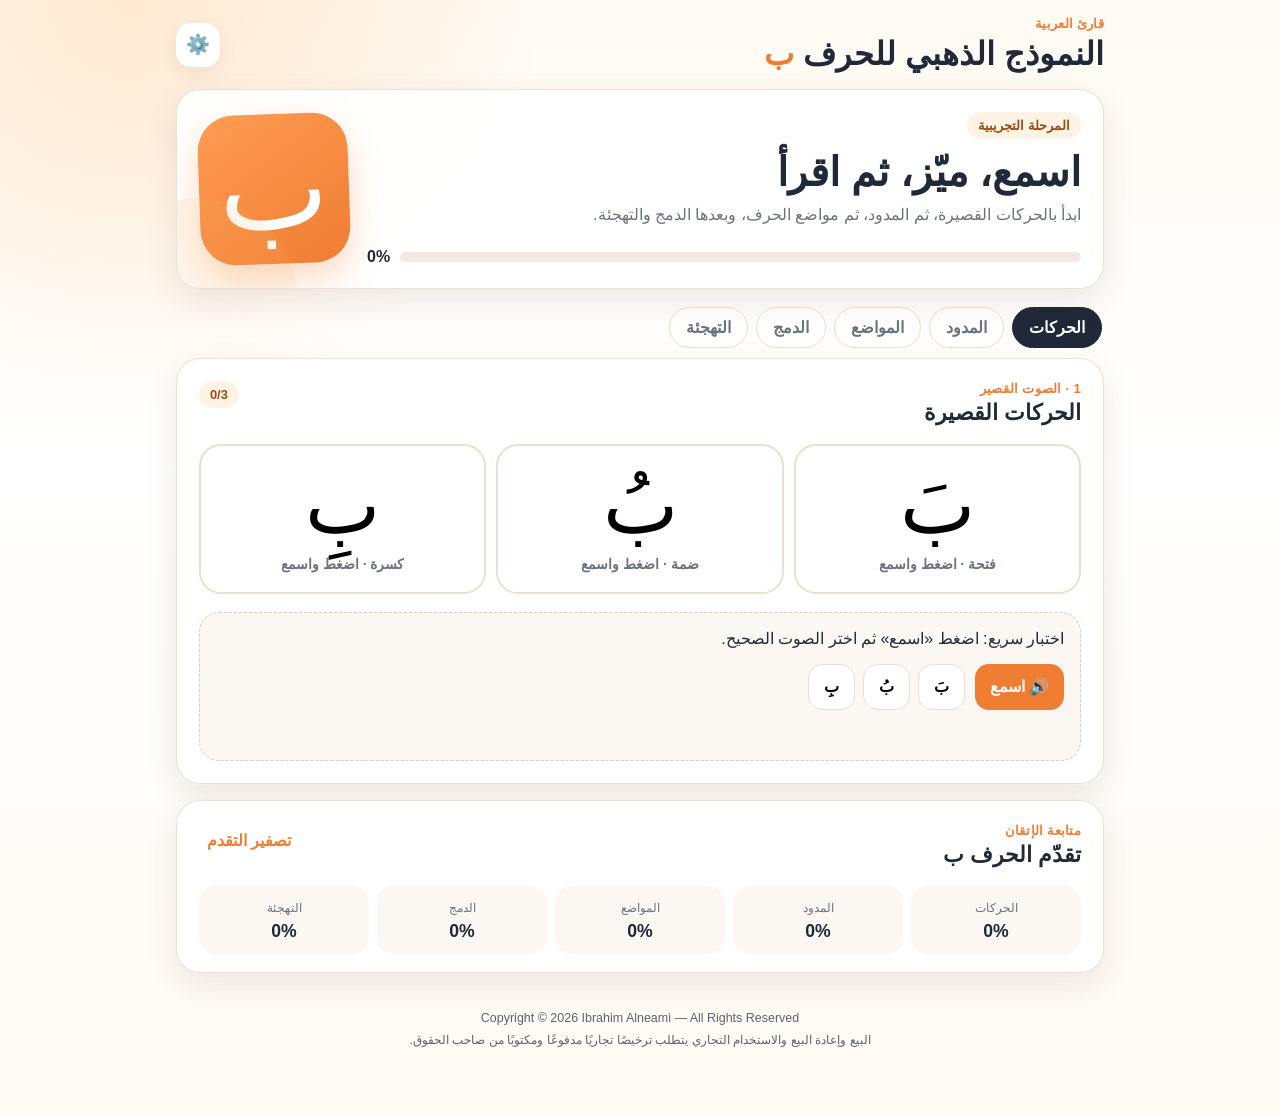
<file: index.html>
<!doctype html>
<html lang="ar" dir="rtl">
<head>
  <meta charset="utf-8" />
  <meta name="viewport" content="width=device-width, initial-scale=1, viewport-fit=cover" />
  <meta name="theme-color" content="#fff7ed" />
  <meta name="apple-mobile-web-app-capable" content="yes" />
  <meta name="apple-mobile-web-app-status-bar-style" content="default" />
  <meta name="apple-mobile-web-app-title" content="قارئ العربية" />
  <title>قارئ العربية — النموذج الذهبي</title>
  <link rel="manifest" href="./manifest.webmanifest" />
  <link rel="apple-touch-icon" href="./assets/icons/icon-192.png" />
  <link rel="stylesheet" href="./css/app.css" />
</head>
<body>
  <div class="app-shell">
    <header class="topbar">
      <div>
        <p class="eyebrow">قارئ العربية</p>
        <h1>النموذج الذهبي للحرف <span class="accent">ب</span></h1>
      </div>
      <button id="settingsBtn" class="icon-btn" aria-label="الإعدادات">⚙️</button>
    </header>

    <main>
      <section class="hero card">
        <div class="hero-copy">
          <span class="pill">المرحلة التجريبية</span>
          <h2>اسمع، ميّز، ثم اقرأ</h2>
          <p>ابدأ بالحركات القصيرة، ثم المدود، ثم مواضع الحرف، وبعدها الدمج والتهجئة.</p>
          <div class="progress-row" aria-label="التقدم العام">
            <div class="progress-track"><span id="progressBar" style="width: 0%"></span></div>
            <strong id="progressText">0%</strong>
          </div>
        </div>
        <button id="heroLetter" class="letter-orb" aria-label="اسمع اسم الحرف باء">ب</button>
      </section>

      <nav class="lesson-tabs" aria-label="المراحل التعليمية">
        <button class="tab active" data-view="short">الحركات</button>
        <button class="tab" data-view="long">المدود</button>
        <button class="tab" data-view="positions">المواضع</button>
        <button class="tab" data-view="blend">الدمج</button>
        <button class="tab" data-view="spell">التهجئة</button>
      </nav>

      <section id="short" class="lesson-view active card" aria-labelledby="shortTitle">
        <div class="section-heading">
          <div>
            <p class="eyebrow">1 · الصوت القصير</p>
            <h2 id="shortTitle">الحركات القصيرة</h2>
          </div>
          <span class="badge" id="shortScore">0/3</span>
        </div>
        <div class="sound-grid" id="shortGrid"></div>
        <div class="challenge">
          <p>اختبار سريع: اضغط «اسمع» ثم اختر الصوت الصحيح.</p>
          <div class="challenge-row">
            <button class="primary" id="shortChallengePlay">🔊 اسمع</button>
            <div id="shortOptions" class="option-row"></div>
          </div>
          <p class="feedback" id="shortFeedback" aria-live="polite"></p>
        </div>
      </section>

      <section id="long" class="lesson-view card" aria-labelledby="longTitle">
        <div class="section-heading">
          <div>
            <p class="eyebrow">2 · الصوت الطويل</p>
            <h2 id="longTitle">المدود الثلاثة</h2>
          </div>
          <span class="badge" id="longScore">0/3</span>
        </div>
        <div class="compare-list" id="longPairs"></div>
        <div class="challenge">
          <p>تمييز: هل الصوت قصير أم طويل؟</p>
          <div class="challenge-row">
            <button class="primary" id="lengthChallengePlay">🔊 اسمع</button>
            <div class="option-row">
              <button class="choice" data-length="short">قصير</button>
              <button class="choice" data-length="long">طويل</button>
            </div>
          </div>
          <p class="feedback" id="lengthFeedback" aria-live="polite"></p>
        </div>
      </section>

      <section id="positions" class="lesson-view card" aria-labelledby="positionsTitle">
        <div class="section-heading">
          <div>
            <p class="eyebrow">3 · شكل الحرف</p>
            <h2 id="positionsTitle">مواضع الباء في الكلمة</h2>
          </div>
        </div>
        <div class="position-grid" id="positionGrid"></div>
      </section>

      <section id="blend" class="lesson-view card" aria-labelledby="blendTitle">
        <div class="section-heading">
          <div>
            <p class="eyebrow">4 · من الأصوات إلى الكلمة</p>
            <h2 id="blendTitle">الدمج</h2>
          </div>
        </div>
        <div class="blend-stage">
          <p>اضغط المقاطع بالترتيب، ثم اسمع الكلمة كاملة.</p>
          <div class="syllables" id="blendSyllables"></div>
          <div class="blend-arrow">↓</div>
          <button class="word-card" id="blendWord">كَتَبَ</button>
          <div class="center-actions">
            <button class="secondary" id="blendSequence">▶️ دمج بطيء</button>
            <button class="primary" id="blendWhole">🔊 الكلمة</button>
          </div>
        </div>
      </section>

      <section id="spell" class="lesson-view card" aria-labelledby="spellTitle">
        <div class="section-heading">
          <div>
            <p class="eyebrow">5 · من الكلمة إلى الأصوات</p>
            <h2 id="spellTitle">التهجئة والتجزئة</h2>
          </div>
        </div>
        <div class="spell-stage">
          <button class="word-card" id="spellWord">كَتَبَ</button>
          <p>رتّب المقاطع لتكوين الكلمة.</p>
          <div id="spellSlots" class="spell-slots"></div>
          <div id="spellPool" class="spell-pool"></div>
          <div class="center-actions">
            <button class="secondary" id="resetSpell">إعادة</button>
            <button class="primary" id="checkSpell">تحقق</button>
          </div>
          <p class="feedback" id="spellFeedback" aria-live="polite"></p>
        </div>
      </section>

      <section class="card compact-card">
        <div class="section-heading">
          <div>
            <p class="eyebrow">متابعة الإتقان</p>
            <h2>تقدّم الحرف ب</h2>
          </div>
          <button id="resetProgress" class="text-btn">تصفير التقدم</button>
        </div>
        <div class="mastery-grid" id="masteryGrid"></div>
      </section>
    </main>

    <footer style="text-align:center;padding:18px 12px 28px;font-size:.78rem;opacity:.72;line-height:1.8">
      Copyright © 2026 Ibrahim Alneami — All Rights Reserved<br />
      البيع وإعادة البيع والاستخدام التجاري يتطلب ترخيصًا تجاريًا مدفوعًا ومكتوبًا من صاحب الحقوق.
    </footer>
  </div>

  <dialog id="settingsDialog">
    <form method="dialog" class="settings-card">
      <div class="section-heading">
        <div>
          <p class="eyebrow">مختبر الصوت</p>
          <h2>إعدادات Text-to-Speech</h2>
        </div>
        <button class="icon-btn" value="cancel" aria-label="إغلاق">✕</button>
      </div>

      <label>الصوت العربي
        <select id="voiceSelect"></select>
      </label>

      <label>سرعة النطق <span id="rateLabel">0.78</span>
        <input id="rateInput" type="range" min="0.55" max="1.05" step="0.01" value="0.78" />
      </label>

      <div class="speech-lab">
        <p>اختبر النطق على جهازك:</p>
        <div class="lab-buttons">
          <button type="button" data-say="بَ">بَ</button>
          <button type="button" data-say="بُ">بُ</button>
          <button type="button" data-say="بِ">بِ</button>
          <button type="button" data-say="بَا">بَا</button>
          <button type="button" data-say="بُو">بُو</button>
          <button type="button" data-say="بِي">بِي</button>
          <button type="button" data-say="كَتَبَ">كَتَبَ</button>
          <button type="button" data-say="كِتَابٌ">كِتَابٌ</button>
        </div>
      </div>
      <p class="hint">يُفضَّل تجربة أكثر من صوت عربي؛ جودة النطق تختلف باختلاف الصوت والجهاز.</p>
    </form>
  </dialog>

  <script type="module" src="./js/app.js"></script>
</body>
</html>
</file>
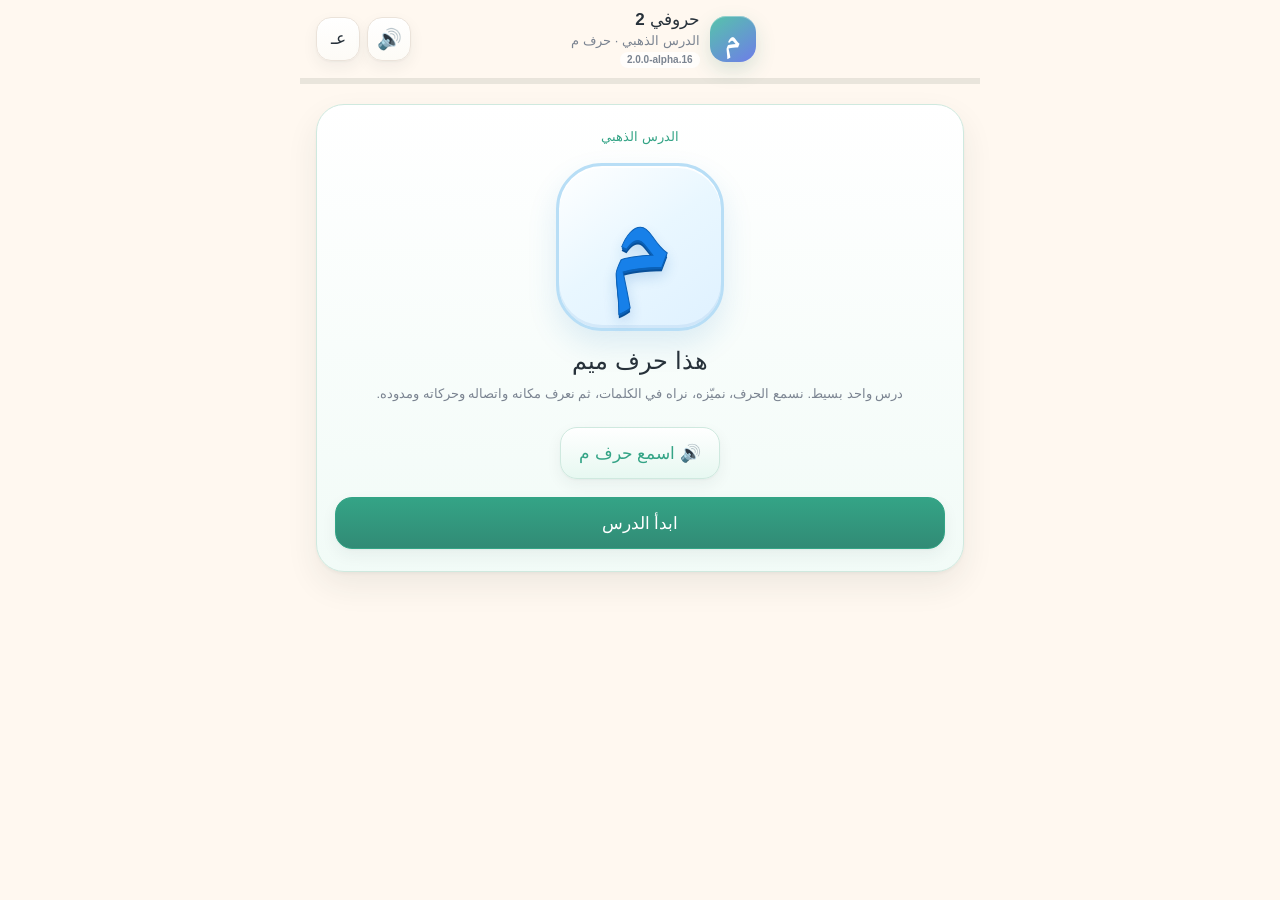
<file: hurufi-v2/index.html>
<!doctype html>
<html lang="ar" dir="rtl">
<head>
  <meta charset="utf-8">
  <meta name="viewport" content="width=device-width,initial-scale=1,viewport-fit=cover">
  <meta name="theme-color" content="#FFF8F0">
  <meta name="apple-mobile-web-app-capable" content="yes">
  <meta name="apple-mobile-web-app-status-bar-style" content="default">
  <meta name="apple-mobile-web-app-title" content="حروفي 2">
  <title>حروفي 2 — درس حرف م</title>
  <link rel="manifest" href="./manifest.webmanifest?v=2.0.0-alpha.16">
  <link rel="apple-touch-icon" href="../assets/icons/icon-192.png">
<link rel="stylesheet" href="./fonts.css?v=2.0.0-alpha.16">
  <link rel="stylesheet" href="./styles.css?v=2.0.0-alpha.16">
</head>
<body>
  <div class="app-shell">
    <header class="topbar">
      <button id="backBtn" class="icon-button hidden" type="button" aria-label="رجوع">←</button>
      <div class="brand">
        <span class="brand-mark">م</span>
        <div class="brand-copy">
          <strong>حروفي 2</strong>
          <small>الدرس الذهبي · حرف م</small>
          <span id="appVersion" class="app-version">2.0.0-alpha.16</span>
        </div>
      </div>
      <div class="top-actions">
        <button id="settingsBtn" class="icon-button settings-button" type="button" aria-label="إعدادات ولي الأمر">عـ</button>
        <button id="soundBtn" class="icon-button" type="button" aria-label="الصوت">🔊</button>
      </div>
    </header>

    <div class="lesson-progress" aria-label="تقدم الدرس">
      <span id="progressFill"></span>
    </div>

    <main id="screen" class="screen" aria-live="polite"></main>
  </div>

  <div id="settingsPanel" class="settings-panel" hidden>
    <div class="settings-sheet">
      <div class="settings-head">
        <div><strong>إعدادات ولي الأمر</strong><small>لا تظهر داخل أنشطة الطفل</small></div>
        <button id="settingsClose" class="sheet-close" type="button" aria-label="إغلاق">×</button>
      </div>
      <div class="settings-section-title">خط الحروف التعليمية</div>
      <div class="font-options">
        <button type="button" data-font="school"><span class="font-sample sample-school">م ب س ع</span><strong>نسخ مدرسي</strong><small>Noto Naskh</small></button>
        <button type="button" data-font="scheherazade"><span class="font-sample sample-scheherazade">م ب س ع</span><strong>شهرزاد</strong><small>نسخي مشكول</small></button>
        <button type="button" data-font="harmattan"><span class="font-sample sample-harmattan">م ب س ع</span><strong>Harmattan</strong><small>تعليمي بسيط</small></button>
        <button type="button" data-font="sans"><span class="font-sample sample-sans">م ب س ع</span><strong>Noto Sans</strong><small>واضح للشاشة</small></button>
        <button type="button" data-font="kufi"><span class="font-sample sample-kufi">م ب س ع</span><strong>Noto Kufi</strong><small>هندسي منظم</small></button>
        <button type="button" data-font="baloo"><span class="font-sample sample-baloo">م ب س ع</span><strong>Baloo</strong><small>طفولي مستدير</small></button>
        <button type="button" data-font="cairo"><span class="font-sample sample-cairo">م ب س ع</span><strong>Cairo</strong><small>هندسي واضح</small></button>
        <button type="button" data-font="readex"><span class="font-sample sample-readex">م ب س ع</span><strong>Readex</strong><small>قراءة مبسطة</small></button>
        <button type="button" data-font="geeza"><span class="font-sample sample-geeza">م ب س ع</span><strong>Geeza Pro</strong><small>iPhone</small></button>
      </div>
      <div id="fontStatus" class="font-status" aria-live="polite"></div>

      <div class="settings-section-title">الصوت العربي</div>
      <div class="voice-settings">
        <label class="voice-field">
          <span>الصوت المستخدم</span>
          <select id="voiceSelect" aria-label="اختيار الصوت العربي">
            <option value="">اختيار تلقائي</option>
          </select>
        </label>
        <button id="voiceTest" class="voice-test" type="button">🔊 جرّب النطق: مِيمْ — مَوْزٌ — مَ / مَا</button>
        <small class="voice-note">تُنطق الكلمات التعليمية منفردة مع تشكيل كامل وسكون عند الوقف، ثم تُستخدم سرعة أبطأ من التعليمات.</small>
      </div>
    </div>
  </div>

  <div id="updateBar" class="update-bar" hidden>
    <div><strong id="updateTitle">يوجد تحديث جديد</strong><span id="updateStatus">جارٍ تجهيز النسخة…</span></div>
    <div class="update-progress"><span id="updateProgressFill"></span></div>
  </div>

  <div id="celebration" class="celebration" aria-hidden="true"></div>
  <div id="toast" class="toast" hidden></div>

  <script src="./app.js?v=2.0.0-alpha.16" defer></script>
</body>
</html>
</file>
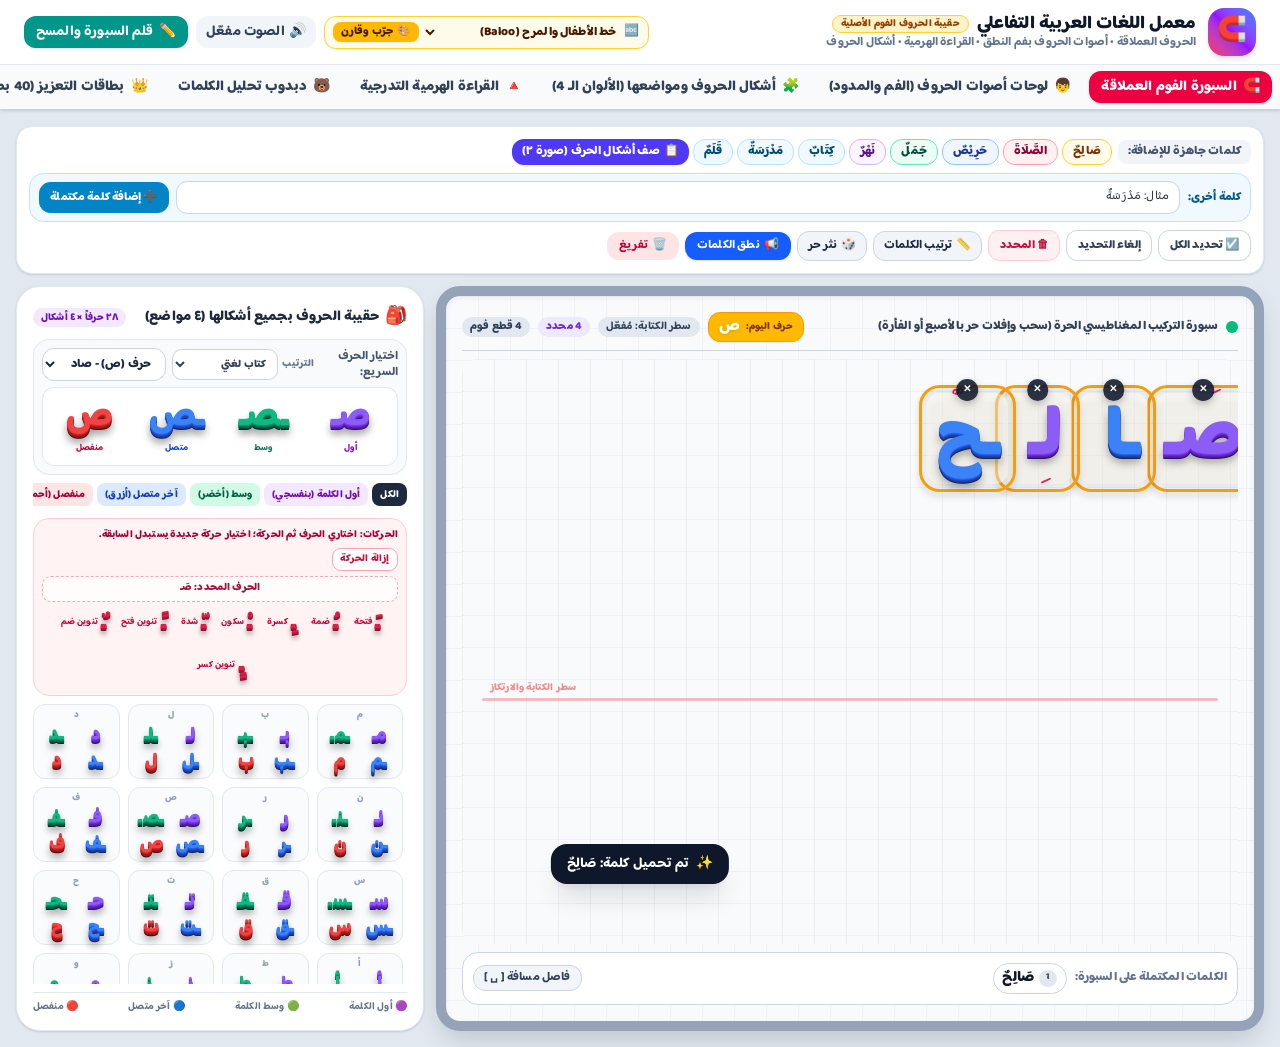
<file: lab-v3-preview/index.html>
<!doctype html><html lang="ar" dir="rtl"><head><meta charset="utf-8"><meta name="viewport" content="width=device-width,initial-scale=1"><meta name="robots" content="noindex"><title>معمل اللغات العربية v3 — معاينة</title><style>body{font-family:system-ui,sans-serif;background:#e2e8f0;display:grid;place-items:center;min-height:100vh;margin:0;color:#334155}.box{background:#fff;padding:24px;border-radius:18px;box-shadow:0 10px 30px #0002;text-align:center;max-width:480px}</style></head><body><div class="box"><strong>جارٍ تحميل النسخة التجريبية v3…</strong><p>هذه نسخة معاينة قيد المراجعة.</p></div><script>(async()=>{try{if(!('DecompressionStream'in window))throw Error('المتصفح لا يدعم فك الضغط المطلوب لهذه المعاينة');const urls=['payload/part1.txt','payload/part2.txt','payload/part3.txt','payload/part4.txt'];const b=(await Promise.all(urls.map(u=>fetch(u,{cache:'no-store'}).then(r=>{if(!r.ok)throw Error('تعذر تحميل ملفات المعاينة');return r.text()})))).join('');const raw=Uint8Array.from(atob(b),c=>c.charCodeAt(0));const text=await new Response(new Blob([raw]).stream().pipeThrough(new DecompressionStream('gzip'))).text();document.open();document.write(text);document.close()}catch(e){document.body.innerHTML='<div class="box"><strong>تعذر تشغيل نسخة المعاينة</strong><p>'+String(e.message||e)+'</p></div>';console.error(e)}})();</script></body></html>
</file>
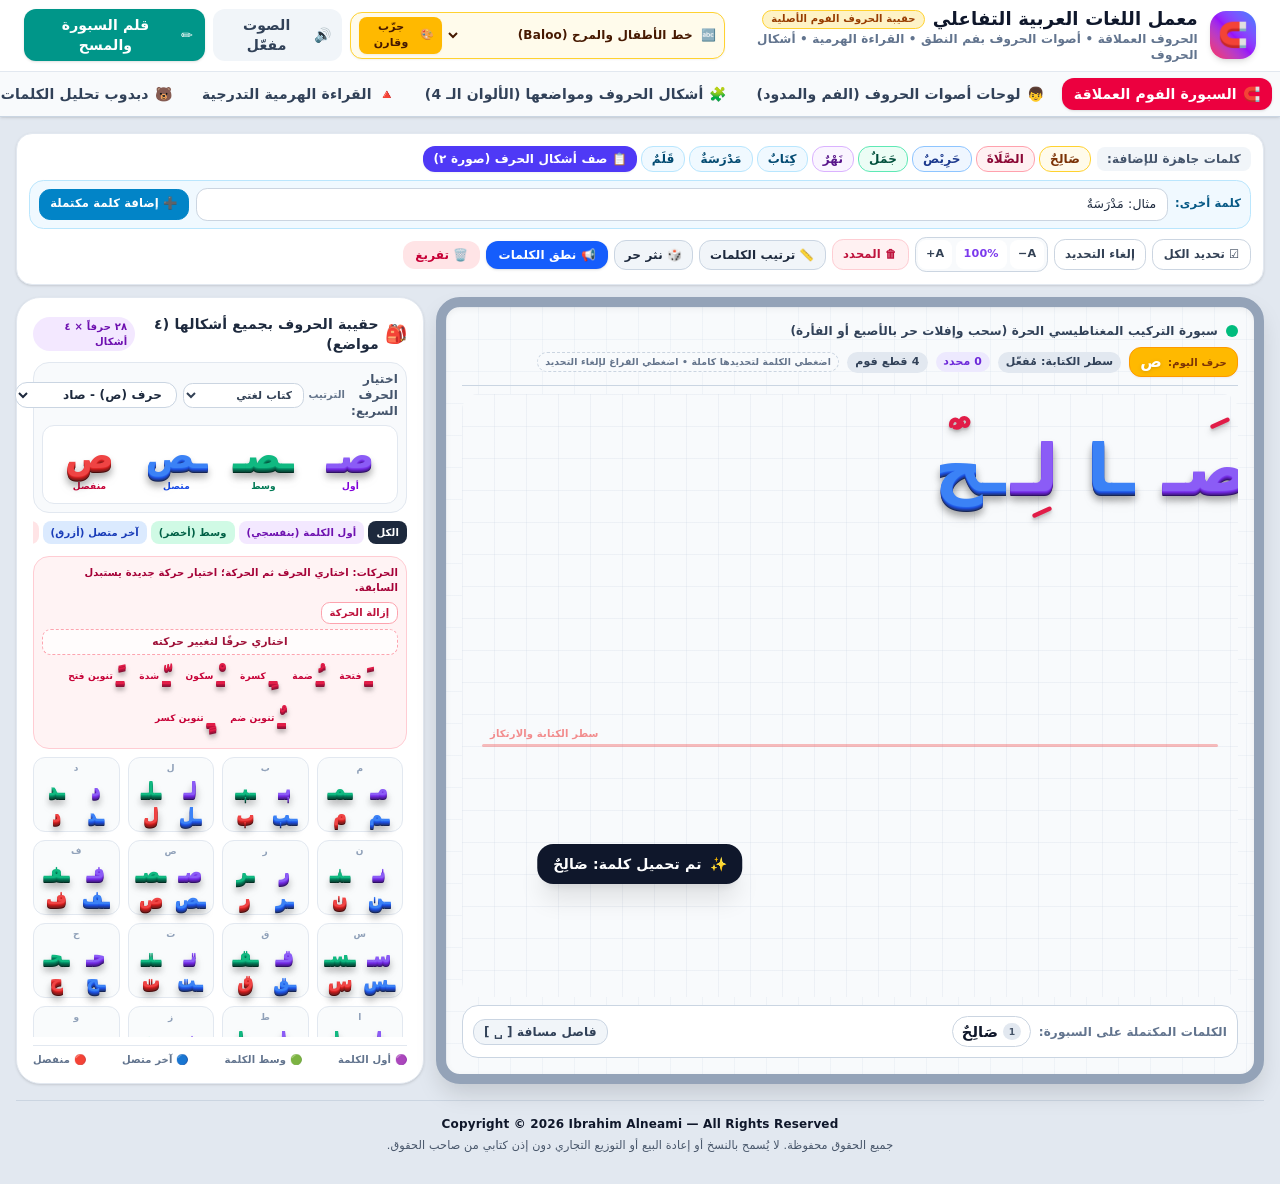
<file: lab-v4-preview/index.html>
<!DOCTYPE html>
<html lang="ar" dir="rtl">
<head>
  <meta charset="UTF-8" />
  <meta http-equiv="Content-Security-Policy" content="default-src 'self'; script-src 'self'; style-src 'self' 'unsafe-inline'; img-src 'self' data: blob:; font-src 'self'; connect-src 'self'; media-src 'self' data: blob:; worker-src 'self'; manifest-src 'self'; object-src 'none'; base-uri 'none'; form-action 'none'; frame-src 'none'; upgrade-insecure-requests" />
  <meta name="referrer" content="no-referrer" />
  <meta name="viewport" content="width=device-width, initial-scale=1.0" />
  <title>معمل اللغات العربية التفاعلي - حقيبة الحروف العملاقة</title>
  <meta name="theme-color" content="#7C3AED" />
  <meta name="apple-mobile-web-app-capable" content="yes" />
  <meta name="apple-mobile-web-app-status-bar-style" content="default" />
  <meta name="apple-mobile-web-app-title" content="معمل الحروف" />
  <link rel="manifest" href="./manifest.webmanifest" />
  <link rel="apple-touch-icon" href="./assets/icons/apple-touch-icon.png" />
  <!-- الخطوط الخارجية أزيلت في النسخة المقواة أمنيًا؛ التطبيق يعتمد على خطوط النظام المحلية. -->
  
  <!-- Tailwind CSS -->
  <!-- Tone.js for magnetic click acoustics -->
  <!-- Canvas Confetti -->

  <link rel="stylesheet" href="./assets/css/tailwind.css">
  <link rel="stylesheet" href="./assets/css/app.css">
</head>

<body class="min-h-screen flex flex-col antialiased text-slate-800">

  <header class="bg-white border-b border-slate-300 sticky top-0 z-40 shadow-sm">
    <div class="max-w-7xl mx-auto px-3 sm:px-6 py-2 flex items-center justify-between">
      <!-- Title & Kit Branding -->
      <div class="flex items-center gap-2 sm:gap-3">
        <div class="w-10 h-10 sm:w-12 sm:h-12 rounded-2xl bg-gradient-to-tr from-rose-500 via-purple-600 to-blue-500 flex items-center justify-center text-white text-xl sm:text-2xl shadow-md">
          🧲
        </div>
        <div>
          <h1 class="text-sm sm:text-lg font-black text-slate-900 leading-tight flex items-center gap-2">
            <span>معمل اللغات العربية التفاعلي</span>
            <span class="text-[10px] bg-amber-100 text-amber-800 border border-amber-300 px-2 py-0.5 rounded-full font-extrabold hidden md:inline-block">حقيبة الحروف الفوم الأصلية</span>
          </h1>
          <p class="text-[11px] sm:text-xs text-slate-500 font-bold">الحروف العملاقة • أصوات الحروف بفم النطق • القراءة الهرمية • أشكال الحروف</p>
        </div>
      </div>

      <!-- Quick Action Controls -->
      <div class="flex items-center gap-1.5 sm:gap-2">
        <!-- أداة اختيار نوع خط الأطفال واستوديو التجربة -->
        <div class="flex items-center gap-1 bg-amber-50 hover:bg-amber-100 border border-amber-300 px-2 py-1 rounded-xl shadow-xs transition">
          <span class="text-xs">🔤</span>
          <select id="appFontPicker" data-onchange="app.changeAppFont(this.value)" class="bg-transparent text-amber-950 font-black text-xs outline-none cursor-pointer max-w-[130px] sm:max-w-none">
            <optgroup label="🌟 خطوط أطفال ومرح كرتوني">
              <option value="font-baloo" selected>خط الأطفال والمرح (Baloo)</option>
              <option value="font-marhey">خط مَرِح للطفولة (Marhey)</option>
              <option value="font-lalezar">خط لاله زار الكرتوني (Lalezar)</option>
              <option value="font-changa">خط المكعبات البارز (Changa)</option>
            </optgroup>
            <optgroup label="📚 خطوط مدرسية وتعليمية">
              <option value="font-naskh">خط النسخ المدرسي (لغتي)</option>
              <option value="font-cairo">خط كايرو الهندسي الواضح (Cairo)</option>
              <option value="font-readex">خط القراءة البسيطة (Readex)</option>
              <option value="font-tajawal">خط تجوال الناعم (Tajawal)</option>
            </optgroup>
            <optgroup label="🖋️ خطوط تراثية وفنية">
              <option value="font-amiri">خط أميري الكلاسيكي (Amiri)</option>
              <option value="font-ruqaa">خط الرقعة الفني (Aref Ruqaa)</option>
            </optgroup>
          </select>
          <button data-onclick="fontStudio.openModal()" class="px-2 py-0.5 rounded-lg bg-amber-400 hover:bg-amber-500 text-amber-950 font-black text-[11px] shadow-xs flex items-center gap-1 transition" title="فتح استوديو تجربة ومقارنة الخطوط">
            <span>🎨</span>
            <span class="hidden md:inline">جرّب وقارن</span>
          </button>
        </div>


        <button id="pwaInstallBtn" type="button" hidden class="px-2.5 py-1.5 rounded-xl bg-purple-600 hover:bg-purple-700 text-white text-xs sm:text-sm font-bold items-center gap-1 transition shadow-sm">
          <span>⬇️</span><span class="hidden sm:inline">تثبيت التطبيق</span>
        </button>
        <button id="soundToggleBtn" data-onclick="app.toggleAudio()" class="px-2.5 py-1.5 rounded-xl bg-slate-100 hover:bg-slate-200 text-slate-700 text-xs sm:text-sm font-bold flex items-center gap-1 transition">
          <span id="soundIcon">🔊</span>
          <span class="hidden sm:inline" id="soundLabel">الصوت مفعّل</span>
        </button>
        <button data-onclick="app.toggleWhiteboardOverlay()" class="px-3 py-1.5 rounded-xl bg-teal-600 hover:bg-teal-700 text-white text-xs sm:text-sm font-bold flex items-center gap-1.5 shadow-sm transition">
          <span>✏️</span>
          <span>قلم السبورة والمسح</span>
        </button>
      </div>
    </div>

    <!-- Station Navigation Tabs (Fully responsive horizontal scroll) -->
    <nav class="border-t border-slate-200 bg-slate-50/95 overflow-x-auto px-2 py-1.5">
      <div class="max-w-7xl mx-auto flex items-center gap-1.5 min-w-max">
        <button data-onclick="app.switchTab('giant-board')" id="tab-giant-board" class="tab-btn active px-3 py-1.5 rounded-xl text-xs sm:text-sm font-black flex items-center gap-1.5 bg-rose-600 text-white shadow-sm">
          <span>🧲</span>
          <span>السبورة الفوم العملاقة</span>
        </button>
        <button data-onclick="app.switchTab('vowel-posters')" id="tab-vowel-posters" class="tab-btn px-3 py-1.5 rounded-xl text-xs sm:text-sm font-black flex items-center gap-1.5 text-slate-700 hover:bg-slate-200">
          <span>👦</span>
          <span>لوحات أصوات الحروف (الفم والمدود)</span>
        </button>
        <button data-onclick="app.switchTab('letter-positions')" id="tab-letter-positions" class="tab-btn px-3 py-1.5 rounded-xl text-xs sm:text-sm font-black flex items-center gap-1.5 text-slate-700 hover:bg-slate-200">
          <span>🧩</span>
          <span>أشكال الحروف ومواضعها (الألوان الـ 4)</span>
        </button>
        <button data-onclick="app.switchTab('pyramid-reading')" id="tab-pyramid-reading" class="tab-btn px-3 py-1.5 rounded-xl text-xs sm:text-sm font-black flex items-center gap-1.5 text-slate-700 hover:bg-slate-200">
          <span>🔺</span>
          <span>القراءة الهرمية التدرجية</span>
        </button>
        <button data-onclick="app.switchTab('bear-analyzer')" id="tab-bear-analyzer" class="tab-btn px-3 py-1.5 rounded-xl text-xs sm:text-sm font-black flex items-center gap-1.5 text-slate-700 hover:bg-slate-200">
          <span>🐻</span>
          <span>دبدوب تحليل الكلمات</span>
        </button>
        <button data-onclick="app.switchTab('reward-cards')" id="tab-reward-cards" class="tab-btn px-3 py-1.5 rounded-xl text-xs sm:text-sm font-black flex items-center gap-1.5 text-slate-700 hover:bg-slate-200">
          <span>👑</span>
          <span>بطاقات التعزيز (40 بطاقة)</span>
        </button>
      </div>
    </nav>
  </header>

  <main class="flex-1 max-w-7xl w-full mx-auto p-2 sm:p-4 flex flex-col">

    <!-- ================================================================= -->
    <!-- المحطة 1: السبورة الفوم العملاقة (المطابقة للصور الأصلية) -->
    <!-- ================================================================= -->
    <section id="station-giant-board" class="station-view flex-1 flex flex-col gap-3">
      
      <!-- Top Presets Bar: Words from the photos -->
      <div class="bg-white p-2.5 sm:p-3 rounded-2xl shadow-sm border border-slate-200 flex flex-wrap items-center justify-between gap-2">
        <div class="flex items-center gap-1.5 flex-wrap">
          <span class="text-xs font-black text-slate-600 bg-slate-100 px-2.5 py-1 rounded-lg">كلمات جاهزة للإضافة:</span>
          <div class="flex flex-wrap gap-1">
            <button data-onclick="boardManager.addPresetWord('صَالِحٌ')" class="px-2.5 py-1 rounded-xl bg-amber-50 hover:bg-amber-100 border border-amber-300 text-amber-900 font-extrabold text-xs transition">
              صَالِحٌ
            </button>
            <button data-onclick="boardManager.addPresetWord('الصَّلَاةَ')" class="px-2.5 py-1 rounded-xl bg-rose-50 hover:bg-rose-100 border border-rose-300 text-rose-900 font-extrabold text-xs transition">
              الصَّلَاةَ
            </button>
            <button data-onclick="boardManager.addPresetWord('حَرِيْصٌ')" class="px-2.5 py-1 rounded-xl bg-blue-50 hover:bg-blue-100 border border-blue-300 text-blue-900 font-extrabold text-xs transition">
              حَرِيْصٌ
            </button>
            <button data-onclick="boardManager.addPresetWord('جَمَلٌ')" class="px-2.5 py-1 rounded-xl bg-emerald-50 hover:bg-emerald-100 border border-emerald-300 text-emerald-900 font-extrabold text-xs transition">
              جَمَلٌ
            </button>
            <button data-onclick="boardManager.addPresetWord('نَهْرٌ')" class="px-2.5 py-1 rounded-xl bg-purple-50 hover:bg-purple-100 border border-purple-300 text-purple-900 font-extrabold text-xs transition">
              نَهْرٌ
            </button>
            <button data-onclick="boardManager.addPresetWord('كِتَابٌ')" class="px-2.5 py-1 rounded-xl bg-sky-50 hover:bg-sky-100 border border-sky-200 text-sky-900 font-extrabold text-xs transition">كِتَابٌ</button>
            <button data-onclick="boardManager.addPresetWord('مَدْرَسَةٌ')" class="px-2.5 py-1 rounded-xl bg-sky-50 hover:bg-sky-100 border border-sky-200 text-sky-900 font-extrabold text-xs transition">مَدْرَسَةٌ</button>
            <button data-onclick="boardManager.addPresetWord('قَلَمٌ')" class="px-2.5 py-1 rounded-xl bg-sky-50 hover:bg-sky-100 border border-sky-200 text-sky-900 font-extrabold text-xs transition">قَلَمٌ</button>
            <button data-onclick="boardManager.placeCurrentLetterRow()" class="px-2.5 py-1 rounded-xl bg-indigo-600 hover:bg-indigo-700 text-white font-extrabold text-xs transition shadow-xs flex items-center gap-1">
              <span>📋</span>
              <span>صف أشكال الحرف (صورة ٢)</span>
            </button>
          </div>
        </div>

        <div class="board-word-tools" aria-label="إضافة كلمة مكتملة">
          <label for="customBoardWord">كلمة أخرى:</label>
          <input id="customBoardWord" type="text" inputmode="text" placeholder="مثال: مَدْرَسَةٌ" data-onkeydown="if(event.key==='Enter'){boardManager.addCustomCompletedWord()}" />
          <button type="button" data-onclick="boardManager.addCustomCompletedWord()">➕ إضافة كلمة مكتملة</button>
        </div>

        <div class="flex items-center gap-1.5 flex-wrap">
          <button data-onclick="boardManager.selectAll()" class="board-selection-btn" title="تحديد كل قطع السبورة">☑️ تحديد الكل</button>
          <button data-onclick="boardManager.clearSelection()" class="board-selection-btn" title="إلغاء التحديد">إلغاء التحديد</button>
          <div class="board-scale-tools" aria-label="تكبير وتصغير الحروف المحددة">
            <button type="button" data-onclick="boardManager.resizeSelected(-0.1)" title="تصغير الحروف المحددة">A−</button>
            <button type="button" id="boardLetterScaleValue" data-onclick="boardManager.resetSelectedSize()" title="إعادة الحجم إلى 100%">100%</button>
            <button type="button" data-onclick="boardManager.resizeSelected(0.1)" title="تكبير الحروف المحددة">A+</button>
          </div>
          <button data-onclick="boardManager.deleteSelected()" class="board-selection-btn danger" title="حذف القطع المحددة">🗑 المحدد</button>
          <button data-onclick="boardManager.autoAlignRow()" class="px-2.5 py-1.5 rounded-xl bg-slate-100 hover:bg-slate-200 text-slate-800 font-bold text-xs flex items-center gap-1 border border-slate-300 transition" title="ترتيب كل كلمة في سطر مستقل">
            <span>📏</span>
            <span>ترتيب الكلمات</span>
          </button>
          <button data-onclick="boardManager.scatterPieces()" class="px-2.5 py-1.5 rounded-xl bg-slate-100 hover:bg-slate-200 text-slate-800 font-bold text-xs flex items-center gap-1 border border-slate-300 transition" title="نثر الحروف بشكل عشوائي للترتيب الحر">
            <span>🎲</span>
            <span>نثر حر</span>
          </button>
          <button data-onclick="boardManager.pronounceBoard()" class="px-3 py-1.5 rounded-xl bg-blue-600 hover:bg-blue-700 text-white font-bold text-xs flex items-center gap-1 shadow-sm transition">
            <span>📢</span>
            <span>نطق الكلمات</span>
          </button>
          <button data-onclick="boardManager.clearBoard()" class="px-3 py-1.5 rounded-xl bg-rose-100 hover:bg-rose-200 text-rose-700 font-bold text-xs flex items-center gap-1 transition">
            <span>🗑️</span>
            <span>تفريغ</span>
          </button>
        </div>
      </div>

      <!-- Whiteboard Surface with Dedicated Letter Card Header (No Overlapping) -->
      <div class="grid grid-cols-1 lg:grid-cols-12 gap-3 flex-1">
        
        <!-- The Giant Magnetic Board -->
        <div class="lg:col-span-7 xl:col-span-8 flex flex-col min-h-[420px] sm:min-h-[500px] whiteboard-frame p-3 sm:p-4 relative overflow-hidden" id="boardDropZone">
          
          <!-- Redesigned Top Header Bar: Cleanly integrates "حرف اليوم" without covering any canvas area -->
          <div class="flex items-center justify-between pb-2 border-b border-slate-300 mb-2 gap-2 flex-wrap">
            <div class="flex items-center gap-2">
              <span class="w-3 h-3 rounded-full bg-emerald-500 animate-pulse"></span>
              <span class="text-xs font-black text-slate-700">سبورة التركيب المغناطيسي الحرة (سحب وإفلات حر بالأصبع أو الفأرة)</span>
            </div>

            <!-- Integrated Non-Overlapping Letter of the Day Card -->
            <div class="flex items-center gap-2">
              <div class="flex items-center gap-1.5 bg-amber-400 text-amber-950 px-2.5 py-0.5 rounded-xl shadow-xs border border-amber-500 font-black text-xs">
                <span class="text-[10px] text-amber-900 font-extrabold">حرف اليوم:</span>
                <span id="hangingLetterChar" class="text-base text-white drop-shadow font-black">ص</span>
              </div>
              <button data-onclick="boardManager.toggleBaseline()" id="baselineToggleBtn" class="text-[11px] bg-slate-200 hover:bg-slate-300 text-slate-700 px-2 py-0.5 rounded-xl font-bold transition">
                سطر الكتابة: مُفعّل
              </button>
              <span id="selectedPieceCount" class="selection-count-chip">0 محدد</span>
              <span id="boardPieceCount" class="text-[11px] bg-slate-200 text-slate-700 px-2 py-0.5 rounded-full font-black">0 قطع</span>
              <span class="board-tap-hint">اضغطي الكلمة لتحديدها كاملة • اضغطي الفراغ لإلغاء التحديد</span>
            </div>
          </div>

          <!-- Freeform Active Board Workspace -->
          <div id="boardCanvas" class="flex-1 magnetic-canvas-area rounded-2xl relative min-h-[340px] sm:min-h-[400px]">
            <!-- Red handwriting baseline -->
            <div id="whiteboardBaseline" class="board-baseline top-[58%]"></div>

            <div id="emptyBoardHint" class="absolute inset-0 flex flex-col items-center justify-center text-center text-slate-400 pointer-events-none p-4">
              <div class="text-5xl mb-2">🧲</div>
              <p class="font-extrabold text-sm sm:text-base text-slate-600">السبورة فارغة وجاهزة للتحريك والتركيب الحر!</p>
              <p class="text-xs text-slate-400 mt-1 max-w-sm">المسي أو اسحبي الحروف في أي اتجاه على السبورة ورتبيها بحرية تامة كما في الفصل المدرسي الحقيقي</p>
            </div>
          </div>

          <!-- Current Formed Word Display -->
          <div class="mt-2 bg-white/95 backdrop-blur border border-slate-300 rounded-2xl p-2 sm:p-2.5 flex items-center justify-between gap-2">
            <div class="flex items-center gap-2">
              <span class="text-xs font-black text-slate-500">الكلمات المكتملة على السبورة:</span>
              <div id="currentWordPreview" class="board-word-preview"><span class="board-preview-empty">--</span></div>
            </div>
            <div class="flex items-center gap-1.5">
              <button data-onclick="boardManager.addSpace()" class="px-2.5 py-1 rounded-xl bg-slate-100 hover:bg-slate-200 text-slate-700 text-xs font-bold border border-slate-300">
                فاصل مسافة [ ␣ ]
              </button>
            </div>
          </div>
        </div>

        <!-- Enhanced Foam Letters & 4-Positions Compartments Toolbox -->
        <div class="lg:col-span-5 xl:col-span-4 flex flex-col gap-3">
          <div class="bg-white rounded-3xl p-3 sm:p-4 border border-slate-200 shadow-sm flex flex-col h-full">
            
            <div class="flex items-center justify-between mb-2">
              <div class="flex items-center gap-1.5">
                <span class="text-lg">🎒</span>
                <h3 class="text-xs sm:text-sm font-black text-slate-800">حقيبة الحروف بجميع أشكالها (٤ مواضع)</h3>
              </div>
              <span class="text-[10px] bg-purple-100 text-purple-800 font-extrabold px-2 py-0.5 rounded-full">٢٨ حرفاً × ٤ أشكال</span>
            </div>

            <!-- Letter Selector & Quick Shapes Spotlight -->
            <div class="bg-slate-50 rounded-2xl p-2 border border-slate-200 mb-2">
              <div class="flex items-center justify-between gap-1.5 mb-1.5">
                <label class="text-xs font-bold text-slate-600">اختيار الحرف السريع:</label>
                <div class="letter-order-control">
                  <label for="letterOrderSelect">الترتيب</label>
                  <select id="letterOrderSelect" data-onchange="boardManager.changeLetterOrder(this.value)">
                    <option value="lughati" selected>كتاب لغتي</option>
                    <option value="alphabetic">الترتيب الأبجدي</option>
                  </select>
                </div>
                <select id="quickLetterSelect" data-onchange="boardManager.onLetterSelectChange(this.value)" class="bg-white text-slate-800 font-black text-xs px-2.5 py-1 rounded-xl border border-slate-300 outline-none">
                  <!-- Populated dynamically with all 28 letters -->
                </select>
              </div>

              <!-- 4 Shapes Live Bar for the Selected Letter (Exact Kit Colors - Unboxed) -->
              <div class="grid grid-cols-4 gap-1.5 bg-white rounded-xl p-1.5 border border-slate-200" id="letterShapesSpotlight">
                <!-- Injected by JS: 4 pure unboxed foam glyphs -->
              </div>
              <div id="alifVariantsBar" class="alif-variants-bar hidden" aria-label="أشكال حرف الألف"></div>
            </div>

            <!-- Position Filter Tabs (To browse the whole bag by position or show all) -->
            <div class="flex items-center gap-1 overflow-x-auto pb-1 mb-2">
              <button data-onclick="boardManager.setPositionFilter('ALL')" id="filterBtn-ALL" class="filter-tab-btn active text-[10px] font-black px-2 py-1 rounded-lg bg-slate-800 text-white whitespace-nowrap">
                الكل
              </button>
              <button data-onclick="boardManager.setPositionFilter('init')" id="filterBtn-init" class="filter-tab-btn text-[10px] font-black px-2 py-1 rounded-lg bg-purple-100 text-purple-800 whitespace-nowrap">
                أول الكلمة (بنفسجي)
              </button>
              <button data-onclick="boardManager.setPositionFilter('med')" id="filterBtn-med" class="filter-tab-btn text-[10px] font-black px-2 py-1 rounded-lg bg-emerald-100 text-emerald-800 whitespace-nowrap">
                وسط (أخضر)
              </button>
              <button data-onclick="boardManager.setPositionFilter('fin')" id="filterBtn-fin" class="filter-tab-btn text-[10px] font-black px-2 py-1 rounded-lg bg-blue-100 text-blue-800 whitespace-nowrap">
                آخر متصل (أزرق)
              </button>
              <button data-onclick="boardManager.setPositionFilter('iso')" id="filterBtn-iso" class="filter-tab-btn text-[10px] font-black px-2 py-1 rounded-lg bg-rose-100 text-rose-800 whitespace-nowrap">
                منفصل (أحمر)
              </button>
            </div>

            <!-- Red Harakat Strip (Matching the vibrant red foam marks in the photos) -->
            <div class="p-2 bg-rose-50/80 rounded-2xl border border-rose-200 mb-2">
              <div class="haraka-toolbar-head">
                <span class="text-[10px] font-black text-rose-800">الحركات: اختاري الحرف ثم الحركة؛ اختيار حركة جديدة يستبدل السابقة.</span>
                <button type="button" data-onclick="boardManager.clearHaraka()" class="clear-haraka-btn">إزالة الحركة</button>
              </div>
              <div id="harakaTargetLabel" class="haraka-target-label">اختاري حرفًا لتغيير حركته</div>
              <div class="flex flex-wrap gap-2 justify-center items-center py-1" id="harakatButtonsRow">
                <!-- Injected via JavaScript -->
              </div>
            </div>

            <!-- Alphabet & Shapes Grid (Chunky 3D Foam Cutouts with 4 Forms) -->
            <div class="flex-1 overflow-y-auto max-h-[240px] sm:max-h-[280px] pr-1">
              <div class="grid grid-cols-4 gap-1.5 sm:gap-2" id="foamLettersGrid">
                <!-- Injected dynamically with letters in their exact contextual colors -->
              </div>
            </div>

            <div class="mt-2 pt-1.5 border-t border-slate-200 flex items-center justify-between text-[10px] font-bold text-slate-500">
              <span>🟣 أول الكلمة</span>
              <span>🟢 وسط الكلمة</span>
              <span>🔵 آخر متصل</span>
              <span>🔴 منفصل</span>
            </div>
          </div>
        </div>

      </div>
    </section>

    <!-- ================================================================= -->
    <!-- المحطة 2: لوحات أصوات الحروف (تصميم بنات/أولاد مع رسوم الفم والمدود) -->
    <!-- ================================================================= -->
    <section id="station-vowel-posters" class="station-view hidden flex-1 flex flex-col gap-3">
      <div class="bg-white p-3 sm:p-4 rounded-2xl shadow-sm border border-slate-200 flex flex-wrap items-center justify-between gap-3">
        <div class="flex items-center gap-2">
          <div class="w-9 h-9 rounded-xl bg-purple-100 text-purple-700 flex items-center justify-center font-black text-lg">
            👦
          </div>
          <div>
            <h2 class="text-sm sm:text-base font-black text-slate-800">لوحات أصوات الحروف (٣ لوحات تفاعلية مع رسوم الفم والمدود)</h2>
            <p class="text-[11px] sm:text-xs text-slate-500 font-bold">المقارنة بين الصوت القصير والطويل (الفتحة والألف • الضمة والواو • الكسرة والياء)</p>
          </div>
        </div>

        <div class="flex items-center gap-2">
          <label class="text-xs font-bold text-slate-600">اختيار الحرف:</label>
          <select id="vowelsLetterPicker" data-onchange="vowelPosters.changeLetter(this.value)" class="bg-slate-100 text-slate-800 font-black text-xs px-3 py-1.5 rounded-xl border border-slate-300 outline-none">
            <!-- Injected by JS -->
          </select>
        </div>
      </div>

      <!-- The 3 Colored Posters Grid (Matching Photo 1) -->
      <div class="grid grid-cols-1 md:grid-cols-3 gap-3 sm:gap-4 flex-1">
        
        <!-- اللوحة 1: الفتحة والألف (بنفسجية) -->
        <div class="rounded-3xl p-3 sm:p-4 bg-gradient-to-b from-indigo-100 via-indigo-50 to-white border-2 border-indigo-200 shadow-sm flex flex-col">
          <div class="flex items-center justify-between pb-2 border-b border-indigo-200 mb-2">
            <span class="text-xs font-black text-indigo-900 bg-indigo-200 px-2.5 py-0.5 rounded-full">اللوحة ١: الفتحة والمد بالألف</span>
            <span class="text-base">🟣</span>
          </div>

          <!-- Mouth Drawing SVG (Open mouth - آ) -->
          <div class="flex flex-col items-center my-2">
            <div class="w-20 h-20 rounded-full bg-amber-100 border-2 border-amber-300 flex items-center justify-center relative shadow-inner">
              <svg viewBox="0 0 100 100" class="w-16 h-16">
                <circle cx="50" cy="50" r="45" fill="#fcd34d" opacity="0.3"/>
                <circle cx="35" cy="40" r="5" fill="#1e293b"/>
                <circle cx="65" cy="40" r="5" fill="#1e293b"/>
                <circle cx="33" cy="38" r="1.5" fill="#fff"/>
                <circle cx="63" cy="38" r="1.5" fill="#fff"/>
                <!-- Open oval mouth for Fatha / Alif -->
                <ellipse cx="50" cy="68" rx="14" ry="16" fill="#be123c"/>
                <ellipse cx="50" cy="74" rx="9" ry="6" fill="#fda4af"/>
              </svg>
            </div>
            <span class="text-[11px] font-black text-indigo-900 mt-1">فتح الفم للأعلى (ـَ / ـَا)</span>
          </div>

          <!-- Comparison Slots: Short vs Long -->
          <div class="grid grid-cols-2 gap-2 my-2">
            <div data-onclick="vowelPosters.speakSound('fatha_short')" class="bg-white rounded-xl p-2 border border-indigo-200 text-center cursor-pointer hover:bg-indigo-50 transition">
              <span class="text-[10px] text-slate-400 block mb-0.5">صوت قصير (حركة)</span>
              <span id="fathaShortChar" class="foam-glyph glyph-blue text-3xl font-black">صَـ</span>
            </div>
            <div data-onclick="vowelPosters.speakSound('fatha_long')" class="bg-white rounded-xl p-2 border border-indigo-200 text-center cursor-pointer hover:bg-indigo-50 transition">
              <span class="text-[10px] text-slate-400 block mb-0.5">صوت طويل (مد)</span>
              <span id="fathaLongChar" class="foam-glyph glyph-blue text-3xl font-black">صَا</span>
            </div>
          </div>

          <!-- Handwriting line with examples -->
          <div class="mt-auto lined-sheet rounded-xl p-2 border border-slate-200 text-center space-y-1">
            <div data-onclick="vowelPosters.speakWord('fatha_ex1')" class="cursor-pointer hover:text-indigo-600 transition">
              <span class="text-xs font-bold text-slate-400 ml-1">مثال قصير:</span>
              <span id="fathaEx1" class="text-lg font-black text-blue-700">صَدِيقِي</span>
            </div>
            <div data-onclick="vowelPosters.speakWord('fatha_ex2')" class="cursor-pointer hover:text-indigo-600 transition">
              <span class="text-xs font-bold text-slate-400 ml-1">مثال مد:</span>
              <span id="fathaEx2" class="text-lg font-black text-blue-700">صَالِح</span>
            </div>
          </div>
        </div>

        <!-- اللوحة 2: الضمة والواو (صفراء) -->
        <div class="rounded-3xl p-3 sm:p-4 bg-gradient-to-b from-amber-100 via-amber-50 to-white border-2 border-amber-200 shadow-sm flex flex-col">
          <div class="flex items-center justify-between pb-2 border-b border-amber-200 mb-2">
            <span class="text-xs font-black text-amber-900 bg-amber-200 px-2.5 py-0.5 rounded-full">اللوحة ٢: الضمة والمد بالواو</span>
            <span class="text-base">🟡</span>
          </div>

          <!-- Mouth Drawing SVG (Rounded small mouth - أُو) -->
          <div class="flex flex-col items-center my-2">
            <div class="w-20 h-20 rounded-full bg-amber-100 border-2 border-amber-300 flex items-center justify-center relative shadow-inner">
              <svg viewBox="0 0 100 100" class="w-16 h-16">
                <circle cx="50" cy="50" r="45" fill="#fcd34d" opacity="0.3"/>
                <circle cx="35" cy="40" r="5" fill="#1e293b"/>
                <circle cx="65" cy="40" r="5" fill="#1e293b"/>
                <circle cx="33" cy="38" r="1.5" fill="#fff"/>
                <circle cx="63" cy="38" r="1.5" fill="#fff"/>
                <!-- Tight rounded mouth for Damma / Waw -->
                <circle cx="50" cy="68" r="9" fill="#be123c"/>
                <circle cx="50" cy="68" r="5" fill="#1e293b"/>
              </svg>
            </div>
            <span class="text-[11px] font-black text-amber-900 mt-1">ضم الشفتين للأمام (ـُ / ـُو)</span>
          </div>

          <!-- Comparison Slots: Short vs Long -->
          <div class="grid grid-cols-2 gap-2 my-2">
            <div data-onclick="vowelPosters.speakSound('damma_short')" class="bg-white rounded-xl p-2 border border-amber-200 text-center cursor-pointer hover:bg-amber-50 transition">
              <span class="text-[10px] text-slate-400 block mb-0.5">صوت قصير (حركة)</span>
              <span id="dammaShortChar" class="foam-glyph glyph-blue text-3xl font-black">صُـ</span>
            </div>
            <div data-onclick="vowelPosters.speakSound('damma_long')" class="bg-white rounded-xl p-2 border border-amber-200 text-center cursor-pointer hover:bg-amber-50 transition">
              <span class="text-[10px] text-slate-400 block mb-0.5">صوت طويل (مد)</span>
              <span id="dammaLongChar" class="foam-glyph glyph-blue text-3xl font-black">صُو</span>
            </div>
          </div>

          <!-- Handwriting line with examples -->
          <div class="mt-auto lined-sheet rounded-xl p-2 border border-slate-200 text-center space-y-1">
            <div data-onclick="vowelPosters.speakWord('damma_ex1')" class="cursor-pointer hover:text-amber-600 transition">
              <span class="text-xs font-bold text-slate-400 ml-1">مثال قصير:</span>
              <span id="dammaEx1" class="text-lg font-black text-blue-700">صُنْدُوق</span>
            </div>
            <div data-onclick="vowelPosters.speakWord('damma_ex2')" class="cursor-pointer hover:text-amber-600 transition">
              <span class="text-xs font-bold text-slate-400 ml-1">مثال مد:</span>
              <span id="dammaEx2" class="text-lg font-black text-blue-700">صُورَة</span>
            </div>
          </div>
        </div>

        <!-- اللوحة 3: الكسرة والياء (خضراء) -->
        <div class="rounded-3xl p-3 sm:p-4 bg-gradient-to-b from-emerald-100 via-emerald-50 to-white border-2 border-emerald-200 shadow-sm flex flex-col">
          <div class="flex items-center justify-between pb-2 border-b border-emerald-200 mb-2">
            <span class="text-xs font-black text-emerald-900 bg-emerald-200 px-2.5 py-0.5 rounded-full">اللوحة ٣: الكسرة والمد بالياء</span>
            <span class="text-base">🟢</span>
          </div>

          <!-- Mouth Drawing SVG (Smiling wide mouth showing teeth - إِي) -->
          <div class="flex flex-col items-center my-2">
            <div class="w-20 h-20 rounded-full bg-amber-100 border-2 border-amber-300 flex items-center justify-center relative shadow-inner">
              <svg viewBox="0 0 100 100" class="w-16 h-16">
                <circle cx="50" cy="50" r="45" fill="#fcd34d" opacity="0.3"/>
                <circle cx="35" cy="40" r="5" fill="#1e293b"/>
                <circle cx="65" cy="40" r="5" fill="#1e293b"/>
                <circle cx="33" cy="38" r="1.5" fill="#fff"/>
                <circle cx="63" cy="38" r="1.5" fill="#fff"/>
                <!-- Wide smiling mouth with teeth for Kasra / Yaa -->
                <path d="M 32 64 Q 50 78 68 64 Z" fill="#be123c"/>
                <rect x="36" y="64" width="28" height="5" rx="2" fill="#ffffff"/>
              </svg>
            </div>
            <span class="text-[11px] font-black text-emerald-900 mt-1">خفض الفك وابتسامة (ـِ / ـِي)</span>
          </div>

          <!-- Comparison Slots: Short vs Long -->
          <div class="grid grid-cols-2 gap-2 my-2">
            <div data-onclick="vowelPosters.speakSound('kasra_short')" class="bg-white rounded-xl p-2 border border-emerald-200 text-center cursor-pointer hover:bg-emerald-50 transition">
              <span class="text-[10px] text-slate-400 block mb-0.5">صوت قصير (حركة)</span>
              <span id="kasraShortChar" class="foam-glyph glyph-blue text-3xl font-black">صِـ</span>
            </div>
            <div data-onclick="vowelPosters.speakSound('kasra_long')" class="bg-white rounded-xl p-2 border border-emerald-200 text-center cursor-pointer hover:bg-emerald-50 transition">
              <span class="text-[10px] text-slate-400 block mb-0.5">صوت طويل (مد)</span>
              <span id="kasraLongChar" class="foam-glyph glyph-blue text-3xl font-black">صِي</span>
            </div>
          </div>

          <!-- Handwriting line with examples -->
          <div class="mt-auto lined-sheet rounded-xl p-2 border border-slate-200 text-center space-y-1">
            <div data-onclick="vowelPosters.speakWord('kasra_ex1')" class="cursor-pointer hover:text-emerald-600 transition">
              <span class="text-xs font-bold text-slate-400 ml-1">مثال قصير:</span>
              <span id="kasraEx1" class="text-lg font-black text-blue-700">صِحَّتِي</span>
            </div>
            <div data-onclick="vowelPosters.speakWord('kasra_ex2')" class="cursor-pointer hover:text-emerald-600 transition">
              <span class="text-xs font-bold text-slate-400 ml-1">مثال مد:</span>
              <span id="kasraEx2" class="text-lg font-black text-blue-700">عَصِير</span>
            </div>
          </div>
        </div>

      </div>
    </section>

    <!-- ================================================================= -->
    <!-- المحطة 3: أشكال الحروف ومواضعها (الألوان الـ 4 المطابقة للصورة 2) -->
    <!-- ================================================================= -->
    <section id="station-letter-positions" class="station-view hidden flex-1 flex flex-col gap-3">
      <div class="bg-white p-3 sm:p-4 rounded-2xl shadow-sm border border-slate-200 flex flex-wrap items-center justify-between gap-3">
        <div class="flex items-center gap-2">
          <div class="w-9 h-9 rounded-xl bg-indigo-100 text-indigo-700 flex items-center justify-center font-black text-lg">
            🧩
          </div>
          <div>
            <h2 class="text-sm sm:text-base font-black text-slate-800">لوحة أشكال الحروف ومواضعها الأربعة (الألوان الأربعة)</h2>
            <p class="text-[11px] sm:text-xs text-slate-500 font-bold">بنفسجي: أول الكلمة • أخضر: وسط الكلمة • أزرق: آخر متصل • أحمر: منفصل</p>
          </div>
        </div>

        <div class="flex items-center gap-2">
          <label class="text-xs font-bold text-slate-600">اختيار الحرف المعروض:</label>
          <select id="positionsLetterSelect" data-onchange="positionsTable.selectLetter(this.value)" class="bg-slate-100 text-slate-800 font-black text-xs px-3 py-1.5 rounded-xl border border-slate-300 outline-none">
            <!-- Injected by JS -->
          </select>
        </div>
      </div>

      <!-- Spotlight Showcase for Selected Letter in 4 Colors -->
      <div class="bg-white rounded-3xl p-4 sm:p-6 border-2 border-slate-200 shadow-sm flex flex-col gap-4">
        <div class="grid grid-cols-2 md:grid-cols-4 gap-3">
          
          <!-- موضع أول الكلمة (بنفسجي) -->
          <div data-onclick="positionsTable.speakPosition('init')" class="bg-purple-50 hover:bg-purple-100 border-2 border-purple-300 rounded-2xl p-4 text-center cursor-pointer transition transform hover:scale-102">
            <span class="text-xs font-black text-purple-800 block mb-1">١. أول الكلمة (بنفسجي)</span>
            <span id="dispInitial" class="foam-glyph glyph-purple text-6xl font-black block my-2">مـ</span>
            <span id="exInitial" class="text-xs text-slate-600 font-bold">مثال: مَلْعَب</span>
          </div>

          <!-- موضع وسط الكلمة (أخضر) -->
          <div data-onclick="positionsTable.speakPosition('med')" class="bg-emerald-50 hover:bg-emerald-100 border-2 border-emerald-300 rounded-2xl p-4 text-center cursor-pointer transition transform hover:scale-102">
            <span class="text-xs font-black text-emerald-800 block mb-1">٢. وسط الكلمة (أخضر)</span>
            <span id="dispMedial" class="foam-glyph glyph-green text-6xl font-black block my-2">ـمـ</span>
            <span id="exMedial" class="text-xs text-slate-600 font-bold">مثال: شَمْس</span>
          </div>

          <!-- موضع آخر الكلمة متصل (أزرق) -->
          <div data-onclick="positionsTable.speakPosition('fin')" class="bg-blue-50 hover:bg-blue-100 border-2 border-blue-300 rounded-2xl p-4 text-center cursor-pointer transition transform hover:scale-102">
            <span class="text-xs font-black text-blue-800 block mb-1">٣. آخر متصل (أزرق)</span>
            <span id="dispFinalConn" class="foam-glyph glyph-blue text-6xl font-black block my-2">ـم</span>
            <span id="exFinalConn" class="text-xs text-slate-600 font-bold">مثال: قَلَم</span>
          </div>

          <!-- موضع منفصل (أحمر) -->
          <div data-onclick="positionsTable.speakPosition('iso')" class="bg-rose-50 hover:bg-rose-100 border-2 border-rose-300 rounded-2xl p-4 text-center cursor-pointer transition transform hover:scale-102">
            <span class="text-xs font-black text-rose-800 block mb-1">٤. منفصل (أحمر)</span>
            <span id="dispIsolated" class="foam-glyph glyph-red text-6xl font-black block my-2">م</span>
            <span id="exIsolated" class="text-xs text-slate-600 font-bold">مثال: نُجُوم</span>
          </div>

        </div>

        <div class="flex justify-center">
          <button data-onclick="positionsTable.sendAllToBoard()" class="px-5 py-2.5 bg-indigo-600 hover:bg-indigo-700 text-white font-black text-xs sm:text-sm rounded-xl shadow-md transition flex items-center gap-2">
            <span>🧲</span>
            <span>نقل أشكال الحرف الأربعة إلى السبورة الفوم المغناطيسية</span>
          </button>
        </div>
      </div>

      <!-- Quick 28 Letters Matrix Table -->
      <div class="bg-white rounded-2xl p-3 border border-slate-200 overflow-x-auto">
        <table class="w-full text-center text-xs">
          <thead>
            <tr class="bg-slate-100 text-slate-700 font-black border-b border-slate-300">
              <th class="p-2">الحرف</th>
              <th class="p-2 text-purple-700">أول الكلمة (بنفسجي)</th>
              <th class="p-2 text-emerald-700">وسط الكلمة (أخضر)</th>
              <th class="p-2 text-blue-700">آخر متصل (أزرق)</th>
              <th class="p-2 text-rose-700">منفصل (أحمر)</th>
            </tr>
          </thead>
          <tbody id="matrixTableBody" class="divide-y divide-slate-100 font-bold">
            <!-- Populated by JS -->
          </tbody>
        </table>
      </div>
    </section>

    <!-- ================================================================= -->
    <!-- المحطة 4: القراءة الهرمية التدرجية (لوحتان بحجم 47*32 سم) -->
    <!-- ================================================================= -->
    <section id="station-pyramid-reading" class="station-view hidden flex-1 flex flex-col gap-3">
      
      <!-- Header & Board Switcher (Representing the 2 Boards in the kit) -->
      <div class="bg-white p-3 sm:p-4 rounded-2xl shadow-sm border border-slate-200 flex flex-wrap items-center justify-between gap-2">
        <div class="flex items-center gap-2">
          <div class="w-9 h-9 rounded-xl bg-amber-100 text-amber-700 flex items-center justify-center font-black text-lg">
            🔺
          </div>
          <div>
            <h2 class="text-sm sm:text-base font-black text-slate-800">لوحات القراءة الهرمية التدرجية (لوحتان 47 × 32 سم)</h2>
            <p class="text-[11px] sm:text-xs text-slate-500 font-bold">بناء وتدرج القراءة: الحرف بحركته ← مقطع ثنائي ← الكلمة الثلاثية الكاملة</p>
          </div>
        </div>

        <!-- Toggle Between Board 1 & Board 2 -->
        <div class="flex items-center gap-1.5 bg-slate-100 p-1 rounded-2xl border border-slate-200">
          <button data-onclick="pyramidManager.switchBoard('short')" id="pyrBoardShortBtn" class="px-3 py-1.5 rounded-xl text-xs font-black bg-white shadow-xs text-blue-800 transition">
            لوحة ١: حركات قصيرة
          </button>
          <button data-onclick="pyramidManager.switchBoard('madd')" id="pyrBoardMaddBtn" class="px-3 py-1.5 rounded-xl text-xs font-black text-slate-600 hover:text-slate-900 transition">
            لوحة ٢: المدود والتركيب
          </button>
        </div>
      </div>

      <!-- Presets & Controls Bar -->
      <div class="bg-white px-3 py-2 rounded-2xl border border-slate-200 flex flex-wrap items-center justify-between gap-2 shadow-xs">
        <div class="flex items-center gap-2 flex-wrap">
          <span class="text-xs font-black text-slate-500">نماذج اللوحة الحالية:</span>
          <div id="pyramidPresetsList" class="flex flex-wrap gap-1.5">
            <!-- Injected by JS -->
          </div>
        </div>
        <div class="flex items-center gap-2">
          <button data-onclick="pyramidManager.readFullStepByStep()" class="px-3 py-1.5 bg-indigo-600 hover:bg-indigo-700 text-white rounded-xl text-xs font-black shadow-xs flex items-center gap-1 transition">
            <span>▶️</span>
            <span>قراءة هرمية متدرجة بصوت المعلمة</span>
          </button>
        </div>
      </div>

      <!-- Visual Pyramid Board Surface (47*32 cm Whiteboard Texture) -->
      <div class="flex-1 bg-gradient-to-b from-sky-50 via-white to-amber-50 rounded-3xl p-4 sm:p-6 border-4 border-sky-300 shadow-inner flex flex-col items-center justify-center relative">
        <div class="absolute top-3 right-4 flex items-center gap-2">
          <span id="currentPyrBoardTitle" class="text-xs font-black text-sky-900 bg-sky-100 px-3 py-1 rounded-full border border-sky-200">
            لوحة الحركات القصيرة والكلمات الثلاثية
          </span>
        </div>

        <!-- Pyramid Tiers Stack -->
        <div class="w-full max-w-lg flex flex-col items-center gap-4 sm:gap-5 my-4">
          
          <!-- الدرجة 1: الحرف الأول بحركته -->
          <div class="w-full flex flex-col items-center">
            <div class="flex items-center gap-2 mb-1">
              <span class="text-[11px] font-black text-purple-700 bg-purple-50 px-2 py-0.5 rounded-full">الدرجة ١: الحرف بحركته</span>
              <span class="text-[10px] text-slate-400">انقري للاستماع الفردي</span>
            </div>
            <button data-onclick="pyramidManager.speakTier(1)" id="tierBtn1" class="w-48 sm:w-56 py-2.5 rounded-2xl bg-white border-2 border-purple-300 hover:border-purple-500 shadow-sm flex items-center justify-center gap-3 transition transform hover:scale-105">
              <span id="tier1" class="foam-glyph glyph-purple text-4xl sm:text-5xl font-black">كَـ</span>
              <span class="text-xs text-purple-600">🔊</span>
            </button>
          </div>

          <!-- الدرجة 2: المقطع الثنائي -->
          <div class="w-full flex flex-col items-center">
            <div class="flex items-center gap-2 mb-1">
              <span class="text-[11px] font-black text-emerald-700 bg-emerald-50 px-2 py-0.5 rounded-full">الدرجة ٢: المقطع الثنائي المترابط</span>
              <span class="text-[10px] text-slate-400">دمج الصوتين معاً</span>
            </div>
            <button data-onclick="pyramidManager.speakTier(2)" id="tierBtn2" class="w-64 sm:w-72 py-3 rounded-2xl bg-white border-2 border-emerald-300 hover:border-emerald-500 shadow-sm flex items-center justify-center gap-3 transition transform hover:scale-105">
              <span id="tier2" class="foam-glyph glyph-green text-4xl sm:text-5xl font-black">كَتَـ</span>
              <span class="text-xs text-emerald-600">🔊</span>
            </button>
          </div>

          <!-- الدرجة 3: الكلمة الثلاثية الكاملة -->
          <div class="w-full flex flex-col items-center">
            <div class="flex items-center gap-2 mb-1">
              <span class="text-[11px] font-black text-blue-700 bg-blue-50 px-2 py-0.5 rounded-full">الدرجة ٣: الكلمة الثلاثية الكاملة</span>
              <span class="text-[10px] text-slate-400">الوصول لقمة الهرم القرائي</span>
            </div>
            <button data-onclick="pyramidManager.speakTier(3)" id="tierBtn3" class="w-80 sm:w-96 py-3.5 rounded-3xl bg-white border-3 border-blue-400 hover:border-blue-600 shadow-md flex items-center justify-center gap-3 transition transform hover:scale-105">
              <span id="tier3" class="foam-glyph glyph-blue text-5xl sm:text-6xl font-black">كَتَبَ</span>
              <span class="text-base text-blue-600">🎉 🔊</span>
            </button>
          </div>

        </div>

        <!-- Custom Word Input for Teachers & Students -->
        <div class="w-full max-w-md bg-white/95 backdrop-blur rounded-2xl p-2.5 border border-slate-300 shadow-sm flex items-center gap-2 mt-2">
          <input type="text" id="customPyramidWord" placeholder="اكتبي أي كلمة ثلاثية (مثال: دَرَسَ أو نُور)" class="flex-1 bg-slate-100 rounded-xl px-3 py-1.5 text-xs sm:text-sm font-bold outline-none border border-slate-200" />
          <button data-onclick="pyramidManager.buildCustom()" class="px-4 py-1.5 bg-sky-600 hover:bg-sky-700 text-white rounded-xl text-xs font-black shadow-sm transition">
            بناء الهرم
          </button>
        </div>
      </div>
    </section>

    <!-- ================================================================= -->
    <!-- المحطة 5: دبدوب تحليل الكلمات (4 بطاقات بوجهين 29*21 سم) -->
    <!-- ================================================================= -->
    <section id="station-bear-analyzer" class="station-view hidden flex-1 flex flex-col gap-3">
      
      <!-- Station Header & Two-Sided Card Toggle -->
      <div class="bg-white p-3 sm:p-4 rounded-2xl shadow-sm border border-slate-200 flex flex-wrap items-center justify-between gap-2">
        <div class="flex items-center gap-2">
          <div class="w-9 h-9 rounded-xl bg-amber-100 text-amber-700 flex items-center justify-center font-black text-lg">
            🐻
          </div>
          <div>
            <h2 class="text-sm sm:text-base font-black text-slate-800">بطاقة تحليل الكلمات (دبدوب التحليل بوجهين 29×21 سم)</h2>
            <p class="text-[11px] sm:text-xs text-slate-500 font-bold">خانة لكتابة الكلمة وأربع خانات لتحليلها (الساكن مع قبله • المد مع الممدود • الحرف المتحرك)</p>
          </div>
        </div>

        <!-- Dual-Faced Card Toggle (الوجه الأول / الوجه الثاني) -->
        <div class="flex items-center gap-1.5 bg-amber-50 border border-amber-300 p-1 rounded-2xl">
          <button data-onclick="bearManager.setCardSide('phonetic')" id="bearSidePhoneticBtn" class="px-3 py-1.5 rounded-xl text-xs font-black bg-amber-500 text-white shadow-xs transition">
            الوجه ١: التحليل الصوتي المقطعي
          </button>
          <button data-onclick="bearManager.setCardSide('letters')" id="bearSideLettersBtn" class="px-3 py-1.5 rounded-xl text-xs font-black text-amber-900 hover:bg-amber-100 transition">
            الوجه ٢: التحليل الهجائي (تجريد الحروف)
          </button>
        </div>
      </div>

      <!-- Presets & Controls Bar -->
      <div class="bg-white px-3 py-2 rounded-2xl border border-slate-200 flex flex-wrap items-center justify-between gap-2 shadow-xs">
        <div class="flex items-center gap-2 flex-wrap">
          <span class="text-xs font-black text-slate-600">نماذج الكلمات والظواهر الصوتية:</span>
          <div class="flex flex-wrap gap-1.5">
            <button data-onclick="bearManager.loadWord('صُنْدُوقٌ')" class="px-2.5 py-1 rounded-xl bg-slate-100 hover:bg-slate-200 text-xs font-black text-slate-700 transition">
              صُنْدُوقٌ (ساكن + مد)
            </button>
            <button data-onclick="bearManager.loadWord('صَحِيفَةٌ')" class="px-2.5 py-1 rounded-xl bg-slate-100 hover:bg-slate-200 text-xs font-black text-slate-700 transition">
              صَحِيفَةٌ (مد بالياء)
            </button>
            <button data-onclick="bearManager.loadWord('مَدْرَسَةٌ')" class="px-2.5 py-1 rounded-xl bg-slate-100 hover:bg-slate-200 text-xs font-black text-slate-700 transition">
              مَدْرَسَةٌ (مقطع ساكن)
            </button>
            <button data-onclick="bearManager.loadWord('كِتَابٌ')" class="px-2.5 py-1 rounded-xl bg-slate-100 hover:bg-slate-200 text-xs font-black text-slate-700 transition">
              كِتَابٌ (مد بالألف)
            </button>
            <button data-onclick="bearManager.loadWord('عُصْفُورٌ')" class="px-2.5 py-1 rounded-xl bg-slate-100 hover:bg-slate-200 text-xs font-black text-slate-700 transition">
              عُصْفُورٌ (ساكن + مد بالواو)
            </button>
          </div>
        </div>

        <button data-onclick="bearManager.pronounceAllParts()" class="px-3.5 py-1.5 bg-emerald-600 hover:bg-emerald-700 text-white rounded-xl text-xs font-black shadow-xs flex items-center gap-1.5 transition">
          <span>📢</span>
          <span>تهجئة المقاطع بصوت المعلمة</span>
        </button>
      </div>

      <!-- Bear Card Body: Authentic Double-Faced Board -->
      <div class="flex-1 bg-gradient-to-tr from-amber-100 via-orange-50 to-pink-50 rounded-3xl p-4 sm:p-6 border-4 border-amber-300 shadow-md flex flex-col items-center justify-center relative">
        
        <!-- Top Badge showing active face -->
        <span id="bearSideIndicator" class="absolute top-3 left-4 text-[11px] font-black bg-white/90 text-amber-900 border border-amber-300 px-3 py-1 rounded-full shadow-xs">
          الوجه الأول: التحليل الصوتي (الساكن مع قبله والمد مع الممدود)
        </span>

        <!-- Bear Mascot SVG -->
        <div class="w-20 h-20 sm:w-24 sm:h-24 relative mb-2">
          <svg viewBox="0 0 100 100" class="w-full h-full drop-shadow">
            <circle cx="24" cy="24" r="15" fill="#d97706" />
            <circle cx="24" cy="24" r="8" fill="#fde68a" />
            <circle cx="76" cy="24" r="15" fill="#d97706" />
            <circle cx="76" cy="24" r="8" fill="#fde68a" />
            <circle cx="50" cy="54" r="37" fill="#f59e0b" />
            <ellipse cx="50" cy="62" rx="19" ry="13" fill="#fef3c7" />
            <polygon points="50,56 44,63 56,63" fill="#78350f" />
            <path d="M 46 66 Q 50 71 54 66" stroke="#78350f" stroke-width="2.5" fill="none" />
            <circle cx="36" cy="46" r="4.5" fill="#1e293b" />
            <circle cx="64" cy="46" r="4.5" fill="#1e293b" />
            <circle cx="37.5" cy="44.5" r="1.5" fill="#ffffff" />
            <circle cx="65.5" cy="44.5" r="1.5" fill="#ffffff" />
            <circle cx="28" cy="58" r="5" fill="#f472b6" opacity="0.6" />
            <circle cx="72" cy="58" r="5" fill="#f472b6" opacity="0.6" />
          </svg>
        </div>

        <!-- Target Word Slot (قابل للكتابة والمسح) -->
        <div class="w-full max-w-md bg-white rounded-2xl p-3 border-2 border-amber-300 shadow-sm flex flex-col items-center gap-2">
          <span class="text-xs font-black text-amber-800">خانة كتابة الكلمة الأصلية:</span>
          <div class="flex items-center gap-2 w-full justify-center">
            <input type="text" id="bearWordInput" value="صُنْدُوقٌ" class="text-xl sm:text-2xl font-black text-center text-slate-800 bg-amber-50 border border-amber-200 rounded-xl py-1.5 px-4 w-52 outline-none focus:ring-2 focus:ring-amber-400" />
            <button data-onclick="bearManager.analyzeInput()" class="px-4 py-2 bg-gradient-to-r from-amber-500 to-orange-500 text-white rounded-xl text-xs font-black shadow-sm transition hover:opacity-95">
              تحليل المقاطع
            </button>
          </div>
        </div>

        <!-- 4 Compartments (الخانات الأربع مع تسميات القواعد الصوتية) -->
        <div class="w-full max-w-xl mt-4">
          <div class="grid grid-cols-4 gap-2 sm:gap-3">
            
            <!-- المقطع 1 -->
            <div class="bg-white rounded-2xl p-2 sm:p-2.5 border-2 border-purple-300 shadow-sm flex flex-col items-center text-center">
              <span class="text-[10px] font-bold text-slate-400 mb-1">الخانة ١</span>
              <div id="bearBox1" class="w-full h-14 sm:h-16 rounded-xl bg-purple-50 flex items-center justify-center text-xl sm:text-2xl font-black text-purple-800 cursor-pointer hover:bg-purple-100 transition" data-onclick="bearManager.speakBox(1)">
                صُنْ
              </div>
              <span id="bearRule1" class="text-[9px] font-extrabold text-purple-700 bg-purple-50 px-1.5 py-0.5 rounded-md mt-1.5 leading-tight">مقطع ساكن</span>
            </div>

            <!-- المقطع 2 -->
            <div class="bg-white rounded-2xl p-2 sm:p-2.5 border-2 border-emerald-300 shadow-sm flex flex-col items-center text-center">
              <span class="text-[10px] font-bold text-slate-400 mb-1">الخانة ٢</span>
              <div id="bearBox2" class="w-full h-14 sm:h-16 rounded-xl bg-emerald-50 flex items-center justify-center text-xl sm:text-2xl font-black text-emerald-800 cursor-pointer hover:bg-emerald-100 transition" data-onclick="bearManager.speakBox(2)">
                دُو
              </div>
              <span id="bearRule2" class="text-[9px] font-extrabold text-emerald-700 bg-emerald-50 px-1.5 py-0.5 rounded-md mt-1.5 leading-tight">مد بالواو</span>
            </div>

            <!-- المقطع 3 -->
            <div class="bg-white rounded-2xl p-2 sm:p-2.5 border-2 border-blue-300 shadow-sm flex flex-col items-center text-center">
              <span class="text-[10px] font-bold text-slate-400 mb-1">الخانة ٣</span>
              <div id="bearBox3" class="w-full h-14 sm:h-16 rounded-xl bg-blue-50 flex items-center justify-center text-xl sm:text-2xl font-black text-blue-800 cursor-pointer hover:bg-blue-100 transition" data-onclick="bearManager.speakBox(3)">
                قٌ
              </div>
              <span id="bearRule3" class="text-[9px] font-extrabold text-blue-700 bg-blue-50 px-1.5 py-0.5 rounded-md mt-1.5 leading-tight">تنوين ضم</span>
            </div>

            <!-- المقطع 4 -->
            <div class="bg-white rounded-2xl p-2 sm:p-2.5 border-2 border-rose-300 shadow-sm flex flex-col items-center text-center">
              <span class="text-[10px] font-bold text-slate-400 mb-1">الخانة ٤</span>
              <div id="bearBox4" class="w-full h-14 sm:h-16 rounded-xl bg-rose-50 flex items-center justify-center text-xl sm:text-2xl font-black text-rose-800 cursor-pointer hover:bg-rose-100 transition" data-onclick="bearManager.speakBox(4)">
                —
              </div>
              <span id="bearRule4" class="text-[9px] font-extrabold text-rose-700 bg-rose-50 px-1.5 py-0.5 rounded-md mt-1.5 leading-tight">فارغة</span>
            </div>

          </div>
        </div>

        <div class="mt-3 text-[11px] text-slate-500 font-bold">
          💡 انقري على أي خانة للاستماع لنطق المقطع مفرداً
        </div>
      </div>
    </section>

    <!-- ================================================================= -->
    <!-- المحطة 6: بطاقات التعزيز (ملكة الإملاء والقراءة 40 بطاقة) -->
    <!-- ================================================================= -->
    <section id="station-reward-cards" class="station-view hidden flex-1 flex flex-col gap-3">
      
      <div class="bg-white p-3 sm:p-4 rounded-2xl shadow-sm border border-slate-200 flex flex-wrap items-center justify-between gap-3">
        <div class="flex items-center gap-2">
          <div class="w-9 h-9 rounded-xl bg-pink-100 text-pink-600 flex items-center justify-center font-black text-lg">
            👑
          </div>
          <div>
            <h2 class="text-sm sm:text-base font-black text-slate-800">بطاقات التعزيز والتشجيع (40 بطاقة قياس 10×6 سم)</h2>
            <p class="text-[11px] sm:text-xs text-slate-500 font-bold">20 بطاقة ملكة الإملاء + 20 بطاقة القراءة المميزة مع شهادة رقمية ومفرقعات</p>
          </div>
        </div>

        <!-- Student Name Input -->
        <div class="flex items-center gap-2 bg-pink-50 border border-pink-200 px-3 py-1.5 rounded-2xl">
          <label class="text-xs font-black text-pink-800">اسم الطالبة:</label>
          <input type="text" id="rewardStudentName" value="سارة" class="bg-white text-slate-800 font-black text-xs rounded-xl px-2.5 py-1 border border-pink-300 outline-none w-24 text-center" />
        </div>
      </div>

      <!-- Categories Selector -->
      <div class="flex gap-2 border-b border-slate-200 pb-2">
        <button data-onclick="rewardsManager.setCategory('spelling')" id="catSpellingBtn" class="px-4 py-2 rounded-xl text-xs sm:text-sm font-black bg-pink-600 text-white shadow-sm flex items-center gap-1.5 transition">
          <span>✍️</span>
          <span>بطاقات ملكة الإملاء (٢٠ بطاقة)</span>
        </button>
        <button data-onclick="rewardsManager.setCategory('reading')" id="catReadingBtn" class="px-4 py-2 rounded-xl text-xs sm:text-sm font-black bg-slate-100 text-slate-700 hover:bg-slate-200 flex items-center gap-1.5 transition">
          <span>📖</span>
          <span>بطاقات القراءة المميزة (٢٠ بطاقة)</span>
        </button>
      </div>

      <!-- Cards Grid -->
      <div class="flex-1 overflow-y-auto max-h-[460px] p-1">
        <div class="grid grid-cols-2 sm:grid-cols-3 lg:grid-cols-4 gap-3" id="rewardCardsContainer">
          <!-- Injected dynamically -->
        </div>
      </div>
    </section>

    <footer class="app-rights-footer" aria-label="حقوق الملكية">
      <strong>Copyright © 2026 Ibrahim Alneami — All Rights Reserved</strong>
      <span>جميع الحقوق محفوظة. لا يُسمح بالنسخ أو إعادة البيع أو التوزيع التجاري دون إذن كتابي من صاحب الحقوق.</span>
    </footer>
  </main>

  <!-- Direct Whiteboard Marker & Wiper Overlay Canvas -->
  <div id="whiteboardOverlayModal" class="fixed inset-0 z-50 bg-black/60 backdrop-blur-sm hidden items-center justify-center p-2 sm:p-4">
    <div class="bg-white rounded-3xl w-full max-w-4xl max-h-[94vh] flex flex-col shadow-2xl border-4 border-slate-300 overflow-hidden">
      
      <!-- Modal Top Bar -->
      <div class="bg-slate-900 text-white px-4 py-3 flex items-center justify-between">
        <div class="flex items-center gap-2">
          <span class="text-xl">✏️</span>
          <div>
            <h3 class="text-sm sm:text-base font-black">سبورة الكتابة والمسح التفاعلية</h3>
            <p class="text-[11px] text-slate-300 font-bold">اكتبي الحرف أو الكلمة بالقلم الذكي وامسحيها بسهولة</p>
          </div>
        </div>
        <button data-onclick="app.toggleWhiteboardOverlay()" class="w-8 h-8 rounded-full bg-slate-800 hover:bg-rose-600 text-white flex items-center justify-center font-bold transition">
          ✕
        </button>
      </div>

      <!-- Marker Toolbar -->
      <div class="bg-slate-100 border-b border-slate-200 p-2 sm:px-4 flex flex-wrap items-center justify-between gap-2">
        <div class="flex items-center gap-2">
          <span class="text-xs font-bold text-slate-600">لون القلم:</span>
          <button data-onclick="whiteboardPen.setColor('#2563EB')" class="w-6 h-6 rounded-full bg-blue-600 ring-2 ring-white shadow-xs" title="أزرق"></button>
          <button data-onclick="whiteboardPen.setColor('#DC2626')" class="w-6 h-6 rounded-full bg-rose-600 ring-2 ring-white shadow-xs" title="أحمر"></button>
          <button data-onclick="whiteboardPen.setColor('#059669')" class="w-6 h-6 rounded-full bg-emerald-600 ring-2 ring-white shadow-xs" title="أخضر"></button>
          <button data-onclick="whiteboardPen.setColor('#7C3AED')" class="w-6 h-6 rounded-full bg-purple-600 ring-2 ring-white shadow-xs" title="بنفسجي"></button>
          <button data-onclick="whiteboardPen.setColor('#1E293B')" class="w-6 h-6 rounded-full bg-slate-800 ring-2 ring-white shadow-xs" title="أسود"></button>
        </div>

        <div class="whiteboard-size-control">
          <label for="penSizeRange">سماكة القلم</label>
          <input id="penSizeRange" type="range" min="2" max="18" value="5" data-oninput="whiteboardPen.setSize(this.value)" />
          <span id="penSizeValue">5px</span>
        </div>

        <div class="flex items-center gap-2">
          <button data-onclick="whiteboardPen.undo()" class="px-3 py-1 bg-white hover:bg-slate-200 text-slate-800 text-xs font-bold rounded-xl border border-slate-300 flex items-center gap-1 transition">
            <span>↶</span><span>تراجع</span>
          </button>
          <button data-onclick="whiteboardPen.setEraser()" id="penEraserBtn" class="px-3 py-1 bg-white hover:bg-slate-200 text-slate-800 text-xs font-bold rounded-xl border border-slate-300 flex items-center gap-1 transition">
            <span>🧹</span>
            <span>ممحاة</span>
          </button>
          <button data-onclick="whiteboardPen.clear()" class="px-3 py-1 bg-rose-50 hover:bg-rose-100 text-rose-600 text-xs font-bold rounded-xl border border-rose-200 flex items-center gap-1 transition">
            <span>🗑️</span>
            <span>مسح الكل</span>
          </button>
        </div>
      </div>

      <!-- Canvas Area -->
      <div class="flex-1 bg-white relative min-h-[380px] sm:min-h-[440px]" id="canvasContainer">
        <canvas id="interactiveCanvas" class="w-full h-full block cursor-crosshair"></canvas>
      </div>
    </div>
  </div>

  <!-- Digital Badge Award Modal -->
  <div id="badgeAwardModal" class="fixed inset-0 z-50 bg-black/60 backdrop-blur-sm hidden items-center justify-center p-3">
    <div class="bg-white rounded-3xl max-w-md w-full p-5 text-center shadow-2xl border-4 border-amber-300 relative">
      <button data-onclick="rewardsManager.closeAwardModal()" class="absolute top-3 left-3 w-8 h-8 rounded-full bg-slate-100 hover:bg-slate-200 text-slate-600 flex items-center justify-center font-bold">
        ✕
      </button>

      <div class="w-20 h-20 mx-auto rounded-3xl bg-gradient-to-tr from-amber-400 to-pink-500 flex items-center justify-center text-4xl shadow-lg mb-3">
        👑
      </div>

      <span class="text-xs font-black text-pink-600 bg-pink-100 px-3 py-1 rounded-full">وسام التميز والإتقان</span>
      <h3 id="modalAwardTitle" class="text-xl font-black text-slate-800 mt-2">ملكة الإملاء</h3>
      <p class="text-xs text-slate-500 mt-1">يُمنح بكل فخر واعتزاز إلى الطالبة المبدعة:</p>

      <div class="my-4 py-2 px-4 bg-gradient-to-r from-pink-50 via-amber-50 to-purple-50 rounded-2xl border-2 border-dashed border-amber-300">
        <span id="modalAwardStudent" class="text-2xl font-black text-pink-600">سارة</span>
      </div>

      <p id="modalAwardQuote" class="text-xs text-slate-600 font-bold leading-relaxed px-3">
        "لكل حرف رسمتِه بإتقان.. دمتِ فخراً ومعلمة للمستقبل!"
      </p>

      <div class="mt-5 flex gap-2 justify-center">
        <button data-onclick="rewardsManager.cheer()" class="px-4 py-2 bg-gradient-to-r from-pink-500 to-purple-600 text-white text-xs font-black rounded-xl shadow-md transition">
          🎉 احتفال بالمفرقعات
        </button>
        <button data-onclick="rewardsManager.closeAwardModal()" class="px-4 py-2 bg-slate-100 hover:bg-slate-200 text-slate-700 text-xs font-bold rounded-xl transition">
          إغلاق
        </button>
      </div>
    </div>
  </div>

  <!-- Toast Notification -->
  <div id="toast" role="status" aria-live="polite" aria-atomic="true" class="fixed bottom-4 left-1/2 -translate-x-1/2 z-50 bg-slate-900 text-white text-xs sm:text-sm font-bold px-4 py-2.5 rounded-2xl shadow-xl flex items-center gap-2 pointer-events-none opacity-0 transition-opacity duration-300">
    <span id="toastIcon">✨</span>
    <span id="toastMsg">تم الإجراء بنجاح</span>
  </div>

  <!-- Interactive Font Testing Studio & Comparison Modal -->
  <div id="fontStudioModal" class="fixed inset-0 z-50 bg-black/60 backdrop-blur-sm hidden items-center justify-center p-2 sm:p-4">
    <div class="bg-white rounded-3xl w-full max-w-5xl max-h-[92vh] flex flex-col shadow-2xl border-4 border-amber-300 overflow-hidden">
      
      <!-- Studio Header -->
      <div class="bg-gradient-to-r from-amber-500 via-orange-500 to-pink-500 text-white px-4 sm:px-6 py-3.5 flex items-center justify-between">
        <div class="flex items-center gap-3">
          <div class="w-10 h-10 rounded-2xl bg-white/20 backdrop-blur flex items-center justify-center text-2xl shadow-inner">
            🎨
          </div>
          <div>
            <h3 class="text-base sm:text-lg font-black leading-tight flex items-center gap-2">
              <span>استوديو ومعرض تجربة الخطوط العربية للأطفال</span>
              <span class="text-[10px] bg-white/25 px-2 py-0.5 rounded-full font-extrabold hidden sm:inline-block">١٠ خطوط تفاعلية</span>
            </h3>
            <p class="text-xs text-amber-100 font-bold">جرّبي النص المكتوب مع الحركات والمدود، واختاري الخط الأنسب للطفل ليتم تطبيقه فوراً</p>
          </div>
        </div>
        <button data-onclick="fontStudio.closeModal()" class="w-8 h-8 rounded-full bg-white/20 hover:bg-rose-600 text-white flex items-center justify-center font-bold transition">
          ✕
        </button>
      </div>

      <!-- Live Test Text Bar & Quick Presets -->
      <div class="bg-amber-50/80 border-b border-amber-200 p-3 sm:px-6 flex flex-col sm:flex-row gap-3 items-center justify-between">
        <div class="w-full sm:flex-1 flex items-center gap-2">
          <span class="text-xs font-black text-amber-900 whitespace-nowrap">جملة التجربة:</span>
          <input type="text" id="fontStudioLiveInput" value="صَالِحٌ حَرِيصٌ عَلَى الصَّلَاةِ فِي الْمَسْجِدِ" data-oninput="fontStudio.onTestTextChange(this.value)" class="flex-1 bg-white border border-amber-300 rounded-xl px-3 py-1.5 text-xs sm:text-sm font-bold text-slate-800 outline-none focus:ring-2 focus:ring-amber-400" />
        </div>

        <div class="flex items-center gap-1.5 flex-wrap justify-center sm:justify-end w-full sm:w-auto">
          <span class="text-[11px] font-bold text-slate-500">نماذج سريعة:</span>
          <button data-onclick="fontStudio.setPresetText('صَالِحٌ حَرِيصٌ عَلَى الصَّلَاةِ')" class="px-2 py-1 rounded-lg bg-white hover:bg-amber-100 border border-amber-300 text-[11px] font-extrabold text-amber-900 transition">
            صَالِحٌ وحَرِيصٌ
          </button>
          <button data-onclick="fontStudio.setPresetText('جَمَلٌ يَرْكُضُ فِي الصَّحْرَاءِ')" class="px-2 py-1 rounded-lg bg-white hover:bg-amber-100 border border-amber-300 text-[11px] font-extrabold text-amber-900 transition">
            جَمَلٌ ونَهْرٌ
          </button>
          <button data-onclick="fontStudio.setPresetText('أَنَا أُحِبُّ لُغَتِي الْعَرَبِيَّةَ الْجَمِيلَةَ')" class="px-2 py-1 rounded-lg bg-white hover:bg-amber-100 border border-amber-300 text-[11px] font-extrabold text-amber-900 transition">
            لغتي الجميلة
          </button>
          <button data-onclick="fontStudio.setPresetText('أَ إِ أُ بَ بُ بِ تَ تُ تِ')" class="px-2 py-1 rounded-lg bg-white hover:bg-amber-100 border border-amber-300 text-[11px] font-extrabold text-amber-900 transition">
            أصوات الحركات
          </button>
        </div>
      </div>

      <!-- Fonts Showcase Cards Grid -->
      <div class="flex-1 overflow-y-auto p-3 sm:p-6 bg-slate-50">
        <div class="grid grid-cols-1 md:grid-cols-2 gap-4" id="fontCardsContainer">
          <!-- Injected dynamically via fontStudio.renderCards() -->
        </div>
      </div>

      <!-- Modal Bottom Bar -->
      <div class="bg-white border-t border-slate-200 px-4 py-3 flex items-center justify-between text-xs text-slate-600 font-bold">
        <span class="flex items-center gap-1.5">
          <span class="w-2.5 h-2.5 rounded-full bg-emerald-500"></span>
          <span>الخط المفعّل حالياً: <strong id="activeFontBadge" class="text-amber-700">خط الأطفال والمرح (Baloo)</strong></span>
        </span>
        <button data-onclick="fontStudio.closeModal()" class="px-4 py-1.5 rounded-xl bg-slate-800 hover:bg-slate-900 text-white font-black transition">
          إغلاق المعرض
        </button>
      </div>

    </div>
  </div>

  <script type="module" src="./assets/js/app.js"></script>
  <script defer src="./assets/js/pwa.js"></script>
</body>
</html>
</file>
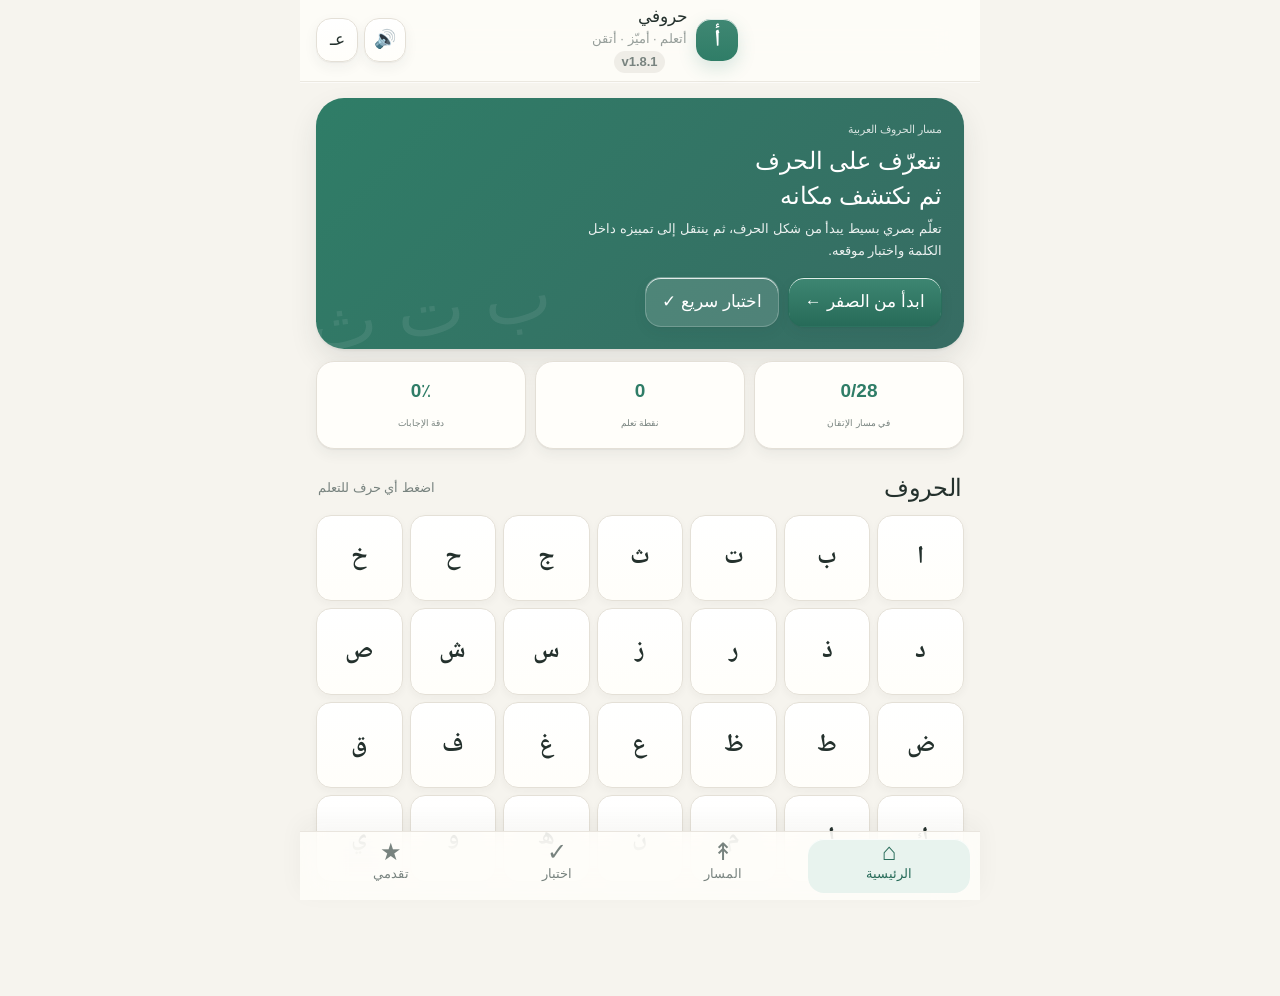
<file: letter-positions-pwa/index.html>
<!doctype html>
<html lang="ar" dir="rtl">
<head>
  <meta charset="utf-8">
  <meta name="viewport" content="width=device-width,initial-scale=1,viewport-fit=cover">
  <meta name="theme-color" content="#f6f4ee">
  <meta name="apple-mobile-web-app-capable" content="yes">
  <meta name="apple-mobile-web-app-status-bar-style" content="default">
  <meta name="apple-mobile-web-app-title" content="حروفي">
  <title>حروفي — تعلم الحروف العربية</title>
  <link rel="manifest" href="./manifest.webmanifest?v=1.8.1">
  <link rel="apple-touch-icon" href="../assets/icons/icon-192.png">
  <link rel="preconnect" href="https://fonts.googleapis.com">
  <link rel="preconnect" href="https://fonts.gstatic.com" crossorigin>
  <link href="https://fonts.googleapis.com/css2?family=Baloo+Bhaijaan+2:wght@400;600;700&family=Cairo:wght@400;600;700&family=Changa:wght@400;600;700&family=Lalezar&family=Marhey:wght@400;600;700&family=Noto+Naskh+Arabic:wght@400;600;700&family=Readex+Pro:wght@400;600;700&display=swap" rel="stylesheet">
  <link rel="stylesheet" href="./styles.css?v=1.8.1">
  <link rel="stylesheet" href="./design-system.css?v=1.8.1">
</head>
<body>
  <div id="app" class="app-shell">
    <header class="topbar">
      <button id="backBtn" class="icon-btn hidden" type="button" aria-label="رجوع">←</button>
      <div class="brand">
        <span class="brand-mark" aria-hidden="true">أ</span>
        <div><strong>حروفي</strong><small>أتعلم · أميّز · أتقن</small><span id="appVersion" class="app-version">v1.8.1</span></div>
      </div>
      <div class="header-actions">
        <button id="fontBtn" class="icon-btn font-btn" type="button" aria-label="تغيير خط الحروف">عـ</button>
        <button id="soundBtn" class="icon-btn" type="button" aria-label="تشغيل أو إيقاف الصوت">🔊</button>
      </div>
    </header>

    <main id="screen" class="screen" aria-live="polite"></main>

    <nav id="bottomNav" class="bottom-nav" aria-label="التنقل الرئيسي">
      <button data-screen="home" class="active"><span>⌂</span><small>الرئيسية</small></button>
      <button data-screen="path"><span>↟</span><small>المسار</small></button>
      <button data-screen="quiz"><span>✓</span><small>اختبار</small></button>
      <button data-screen="progress"><span>★</span><small>تقدمي</small></button>
    </nav>
  </div>
  <div id="fontPanel" class="font-panel" hidden>
    <div class="font-panel-head">
      <div><strong>اختر خط الحروف</strong><small>يتغير شكل الحروف التعليمية فقط</small></div>
      <button type="button" class="font-close" aria-label="إغلاق">×</button>
    </div>

    <div class="font-section-title">🌟 خطوط أطفال ومرحة</div>
    <div class="font-options">
      <button type="button" data-font-choice="baloo"><span class="font-preview font-preview-baloo">بـ ـبـ ـب</span><strong>Baloo</strong><small>طفولي ومرح</small></button>
      <button type="button" data-font-choice="marhey"><span class="font-preview font-preview-marhey">بـ ـبـ ـب</span><strong>Marhey</strong><small>مرح للطفولة</small></button>
      <button type="button" data-font-choice="lalezar"><span class="font-preview font-preview-lalezar">بـ ـبـ ـب</span><strong>Lalezar</strong><small>كرتوني بارز</small></button>
      <button type="button" data-font-choice="changa"><span class="font-preview font-preview-changa">بـ ـبـ ـب</span><strong>Changa</strong><small>مكعبات واضحة</small></button>
    </div>

    <div class="font-section-title">📚 خطوط مدرسية وتعليمية</div>
    <div class="font-options">
      <button type="button" data-font-choice="school"><span class="font-preview font-preview-school">بـ ـبـ ـب</span><strong>النسخ المدرسي</strong><small>Noto Naskh Arabic</small></button>
      <button type="button" data-font-choice="cairo"><span class="font-preview font-preview-cairo">بـ ـبـ ـب</span><strong>Cairo</strong><small>هندسي واضح</small></button>
      <button type="button" data-font-choice="readex"><span class="font-preview font-preview-readex">بـ ـبـ ـب</span><strong>Readex</strong><small>قراءة مبسطة</small></button>
      <button type="button" data-font-choice="geeza"><span class="font-preview font-preview-geeza">بـ ـبـ ـب</span><strong>Geeza Pro</strong><small>واضح على iPhone</small></button>
      <button type="button" data-font-choice="sf"><span class="font-preview font-preview-sf">بـ ـبـ ـب</span><strong>SF Arabic</strong><small>حديث</small></button>
      <button type="button" data-font-choice="naskh"><span class="font-preview font-preview-naskh">بـ ـبـ ـب</span><strong>نسخي بديل</strong><small>Traditional / Naskh</small></button>
    </div>
    <div id="fontStatus" class="font-status" aria-live="polite"></div>
  </div>
  <div id="updateBar" class="update-bar" hidden><div class="update-copy"><strong id="updateTitle">يوجد تحديث جديد</strong><span id="updateStatus">جارٍ التحديث…</span><div class="update-progress"><span id="updateProgressFill"></span></div></div></div>
  <div id="celebration" class="celebration" aria-hidden="true"></div>
  <script src="./app.js?v=1.8.1" defer></script>
</body>
</html>
</file>
<file: css/app.css>
:root {
  --bg: #fffaf3;
  --surface: #ffffff;
  --surface-2: #fff3e6;
  --text: #1f2937;
  --muted: #6b7280;
  --accent: #ef7d32;
  --accent-2: #f7b267;
  --success: #16836c;
  --danger: #b94a48;
  --line: #eadfD1;
  --shadow: 0 12px 32px rgba(67, 46, 28, .10);
  --radius: 24px;
}

* { box-sizing: border-box; }
html { background: var(--bg); }
body {
  margin: 0;
  min-height: 100vh;
  font-family: -apple-system, BlinkMacSystemFont, "Segoe UI", Tahoma, Arial, sans-serif;
  background:
    radial-gradient(circle at 10% 0%, #ffe9d2 0, transparent 26rem),
    linear-gradient(180deg, #fffaf3 0%, #fff 42%, #fffaf3 100%);
  color: var(--text);
  -webkit-tap-highlight-color: transparent;
}
button, input, select { font: inherit; }
button { cursor: pointer; }
button:focus-visible, select:focus-visible, input:focus-visible { outline: 3px solid rgba(239,125,50,.32); outline-offset: 3px; }

.app-shell { width: min(960px, 100%); margin-inline: auto; padding: max(16px, env(safe-area-inset-top)) 16px max(36px, env(safe-area-inset-bottom)); }
.topbar { display: flex; align-items: center; justify-content: space-between; gap: 16px; margin-bottom: 16px; }
.topbar h1 { margin: 4px 0 0; font-size: clamp(1.35rem, 4vw, 2rem); }
.eyebrow { margin: 0; font-size: .82rem; font-weight: 800; color: var(--accent); letter-spacing: .02em; }
.accent { color: var(--accent); }
.card { background: rgba(255,255,255,.92); border: 1px solid rgba(234,223,209,.92); border-radius: var(--radius); box-shadow: var(--shadow); padding: 22px; margin-bottom: 16px; backdrop-filter: blur(12px); }
.compact-card { padding-bottom: 18px; }
.icon-btn { width: 44px; height: 44px; border: 0; border-radius: 15px; background: var(--surface); box-shadow: 0 6px 18px rgba(67,46,28,.08); font-size: 1.2rem; }
.hero { display: grid; grid-template-columns: 1fr auto; gap: 18px; align-items: center; overflow: hidden; position: relative; }
.hero::after { content: ""; position: absolute; width: 200px; height: 200px; border-radius: 999px; background: rgba(247,178,103,.12); left: -80px; bottom: -110px; }
.hero-copy { position: relative; z-index: 1; }
.hero h2 { margin: 10px 0 6px; font-size: clamp(1.6rem, 6vw, 2.5rem); }
.hero p { color: var(--muted); line-height: 1.8; margin: 0; }
.pill, .badge { display: inline-flex; align-items: center; justify-content: center; background: var(--surface-2); color: #9a4c12; border-radius: 999px; padding: 6px 11px; font-size: .8rem; font-weight: 800; }
.letter-orb { width: clamp(104px, 28vw, 150px); aspect-ratio: 1; border: 0; border-radius: 36px; background: linear-gradient(145deg, #ff9c54, #ef7d32); color: white; font-size: clamp(4.4rem, 17vw, 7.3rem); font-family: "Times New Roman", serif; box-shadow: 0 16px 34px rgba(239,125,50,.28); transform: rotate(-2deg); }
.letter-orb:active { transform: scale(.97) rotate(-2deg); }
.progress-row { display: flex; align-items: center; gap: 10px; margin-top: 18px; }
.progress-track { flex: 1; height: 10px; background: #f3eadf; border-radius: 999px; overflow: hidden; }
.progress-track span { display: block; height: 100%; background: linear-gradient(90deg, var(--accent-2), var(--accent)); border-radius: inherit; transition: width .25s ease; }
.lesson-tabs { display: flex; gap: 8px; overflow-x: auto; padding: 2px 2px 10px; scrollbar-width: none; }
.lesson-tabs::-webkit-scrollbar { display: none; }
.tab { border: 1px solid var(--line); background: rgba(255,255,255,.84); color: var(--muted); border-radius: 999px; padding: 10px 16px; white-space: nowrap; font-weight: 800; }
.tab.active { background: var(--text); color: white; border-color: var(--text); }
.lesson-view { display: none; }
.lesson-view.active { display: block; animation: fadeIn .18s ease-out; }
@keyframes fadeIn { from { opacity: 0; transform: translateY(4px); } to { opacity: 1; transform: none; } }
.section-heading { display: flex; align-items: flex-start; justify-content: space-between; gap: 12px; margin-bottom: 18px; }
.section-heading h2 { margin: 4px 0 0; font-size: 1.35rem; }
.sound-grid { display: grid; grid-template-columns: repeat(3, 1fr); gap: 10px; }
.sound-card { border: 2px solid var(--line); background: #fff; border-radius: 22px; min-height: 150px; padding: 14px; display: flex; flex-direction: column; justify-content: center; align-items: center; gap: 10px; transition: .15s ease; }
.sound-card:active { transform: scale(.98); }
.sound-card.learned { border-color: rgba(22,131,108,.5); background: #f4fbf9; }
.sound-glyph { font-size: clamp(3rem, 12vw, 5rem); font-family: "Times New Roman", serif; line-height: 1; }
.sound-label { color: var(--muted); font-size: .86rem; font-weight: 700; }
.challenge { margin-top: 18px; padding: 16px; border-radius: 20px; background: #fbf8f4; border: 1px dashed #ddcbb8; }
.challenge p { margin-top: 0; }
.challenge-row { display: flex; flex-wrap: wrap; gap: 10px; align-items: center; }
.option-row { display: flex; gap: 8px; flex-wrap: wrap; }
.primary, .secondary, .choice, .lab-buttons button { min-height: 46px; border-radius: 14px; padding: 10px 15px; font-weight: 800; }
.primary { border: 0; color: #fff; background: var(--accent); }
.secondary { border: 1px solid var(--line); background: #fff; color: var(--text); }
.choice, .lab-buttons button { border: 1px solid var(--line); background: white; }
.choice.correct { border-color: var(--success); color: var(--success); background: #f1faf8; }
.choice.wrong { border-color: var(--danger); color: var(--danger); background: #fff6f6; }
.feedback { min-height: 1.5em; margin: 10px 0 0 !important; font-weight: 800; }
.compare-list { display: grid; gap: 10px; }
.compare-row { display: grid; grid-template-columns: 1fr auto 1fr; gap: 10px; align-items: stretch; }
.compare-btn { border: 1px solid var(--line); border-radius: 20px; background: #fff; padding: 18px 10px; text-align: center; }
.compare-btn strong { display: block; font: 3.2rem/1 "Times New Roman", serif; }
.compare-btn span { color: var(--muted); font-size: .82rem; }
.length-visual { display: flex; align-items: center; justify-content: center; color: var(--accent); font-weight: 900; }
.position-grid { display: grid; grid-template-columns: repeat(2, 1fr); gap: 10px; }
.position-card { border: 1px solid var(--line); background: #fff; border-radius: 20px; padding: 18px; }
.position-form { font: 3.1rem/1.1 "Times New Roman", serif; color: var(--accent); }
.position-word { margin-top: 10px; font-size: 1.3rem; font-weight: 900; }
.position-label { color: var(--muted); font-size: .82rem; }
.blend-stage, .spell-stage { text-align: center; }
.syllables { display: flex; justify-content: center; gap: 10px; flex-wrap: wrap; margin: 22px 0 8px; }
.syllable { min-width: 82px; min-height: 82px; border: 2px solid var(--line); border-radius: 22px; background: white; font: 2.8rem/1 "Times New Roman", serif; }
.blend-arrow { color: var(--muted); font-size: 1.4rem; }
.word-card { display: inline-block; border: 0; border-radius: 24px; padding: 18px 28px; background: var(--surface-2); color: var(--text); font: 4rem/1.2 "Times New Roman", serif; margin: 6px 0 16px; }
.center-actions { display: flex; justify-content: center; gap: 10px; flex-wrap: wrap; }
.spell-slots { display: grid; grid-template-columns: repeat(3, minmax(70px, 100px)); justify-content: center; gap: 10px; margin: 18px 0; }
.spell-slot { min-height: 82px; border: 2px dashed #d9c4ad; border-radius: 20px; display: grid; place-items: center; font: 2.6rem/1 "Times New Roman", serif; background: #fffdfa; }
.spell-pool { display: flex; justify-content: center; gap: 10px; flex-wrap: wrap; margin-bottom: 18px; }
.spell-token { min-width: 82px; min-height: 58px; border: 1px solid var(--line); border-radius: 16px; background: #fff; font: 2rem/1 "Times New Roman", serif; }
.mastery-grid { display: grid; grid-template-columns: repeat(5, 1fr); gap: 8px; }
.mastery-item { padding: 12px 8px; border-radius: 16px; background: #fbf8f4; text-align: center; }
.mastery-item strong { display: block; font-size: 1.1rem; margin-top: 5px; }
.mastery-item span { color: var(--muted); font-size: .75rem; }
.text-btn { border: 0; background: transparent; color: var(--accent); font-weight: 800; padding: 8px; }

dialog { border: 0; border-radius: 26px; padding: 0; width: min(520px, calc(100% - 24px)); box-shadow: 0 28px 70px rgba(0,0,0,.24); }
dialog::backdrop { background: rgba(31,41,55,.34); backdrop-filter: blur(4px); }
.settings-card { padding: 22px; }
.settings-card label { display: grid; gap: 8px; margin: 16px 0; font-weight: 800; }
.settings-card select, .settings-card input[type="range"] { width: 100%; }
.settings-card select { min-height: 46px; border: 1px solid var(--line); border-radius: 13px; background: white; padding: 0 10px; }
.speech-lab { border-top: 1px solid var(--line); padding-top: 14px; }
.lab-buttons { display: flex; gap: 8px; flex-wrap: wrap; }
.lab-buttons button { min-width: 58px; font-size: 1.25rem; }
.hint { color: var(--muted); line-height: 1.7; font-size: .86rem; }

@media (max-width: 640px) {
  .app-shell { padding-inline: 12px; }
  .card { padding: 17px; border-radius: 22px; }
  .hero { grid-template-columns: 1fr auto; }
  .hero p { font-size: .9rem; line-height: 1.65; }
  .sound-grid { gap: 8px; }
  .sound-card { min-height: 125px; padding: 10px; }
  .position-grid { grid-template-columns: 1fr 1fr; }
  .mastery-grid { grid-template-columns: repeat(2, 1fr); }
}

@media (max-width: 390px) {
  .hero { grid-template-columns: 1fr; text-align: center; }
  .letter-orb { margin-inline: auto; }
  .progress-row { text-align: initial; }
  .sound-card { min-height: 112px; }
  .sound-label { font-size: .72rem; }
}

@media (prefers-reduced-motion: reduce) {
  *, *::before, *::after { scroll-behavior: auto !important; animation: none !important; transition: none !important; }
}
</file>
<file: hurufi-v2/fonts.css>
/* Hurufi 2 local learning fonts — SIL Open Font License 1.1 */
@font-face{
  font-family:"Hurufi Naskh";
  src:url("./assets/fonts/NotoNaskhArabic-VF.ttf") format("truetype");
  font-style:normal;
  font-weight:400 700;
  font-display:swap;
}
@font-face{
  font-family:"Hurufi Baloo";
  src:url("./assets/fonts/BalooBhaijaan2-VF.ttf") format("truetype");
  font-style:normal;
  font-weight:400 800;
  font-display:swap;
}
@font-face{
  font-family:"Hurufi Cairo";
  src:url("./assets/fonts/Cairo-VF.ttf") format("truetype");
  font-style:normal;
  font-weight:200 1000;
  font-display:swap;
}
@font-face{
  font-family:"Hurufi Readex";
  src:url("./assets/fonts/ReadexPro-VF.ttf") format("truetype");
  font-style:normal;
  font-weight:160 700;
  font-display:swap;
}

@font-face{
  font-family:"Hurufi Scheherazade";
  src:url("./assets/fonts/ScheherazadeNew-Regular.ttf") format("truetype");
  font-style:normal;
  font-weight:400;
  font-display:swap;
}
@font-face{
  font-family:"Hurufi Harmattan";
  src:url("./assets/fonts/Harmattan-Regular.ttf") format("truetype");
  font-style:normal;
  font-weight:400;
  font-display:swap;
}
@font-face{
  font-family:"Hurufi Noto Sans Arabic";
  src:url("./assets/fonts/NotoSansArabic-VF.ttf") format("truetype");
  font-style:normal;
  font-weight:100 900;
  font-stretch:62.5% 100%;
  font-display:swap;
}
@font-face{
  font-family:"Hurufi Noto Kufi";
  src:url("./assets/fonts/NotoKufiArabic-VF.ttf") format("truetype");
  font-style:normal;
  font-weight:100 900;
  font-display:swap;
}
</file>
<file: hurufi-v2/styles.css>
:root[data-learning-font="school"]{--learning-font:"Hurufi Naskh","Geeza Pro","SF Arabic",serif}
:root[data-learning-font="scheherazade"]{--learning-font:"Hurufi Scheherazade","Hurufi Naskh","Geeza Pro",serif}
:root[data-learning-font="harmattan"]{--learning-font:"Hurufi Harmattan","Hurufi Naskh","Geeza Pro",serif}
:root[data-learning-font="sans"]{--learning-font:"Hurufi Noto Sans Arabic","Hurufi Cairo","Geeza Pro",sans-serif}
:root[data-learning-font="kufi"]{--learning-font:"Hurufi Noto Kufi","Hurufi Cairo","Geeza Pro",sans-serif}
:root[data-learning-font="baloo"]{--learning-font:"Hurufi Baloo","Geeza Pro","Hurufi Naskh",sans-serif}
:root[data-learning-font="cairo"]{--learning-font:"Hurufi Cairo","SF Arabic","Geeza Pro",sans-serif}
:root[data-learning-font="readex"]{--learning-font:"Hurufi Readex","SF Arabic","Geeza Pro",sans-serif}
:root[data-learning-font="geeza"]{--learning-font:"Geeza Pro","Noto Naskh Arabic","SF Arabic",serif}

body[data-stage="intro"]{--stage-accent:#34a486;--stage-soft:#e7f8f1;--stage-line:#cfe9df}
body[data-stage="identify"]{--stage-accent:#8b78ef;--stage-soft:#f1eeff;--stage-line:#ddd6ff}
body[data-stage="words"]{--stage-accent:#ff7da5;--stage-soft:#fff0f6;--stage-line:#ffd5e4}
body[data-stage="train"]{--stage-accent:#52b7e8;--stage-soft:#eaf7fd;--stage-line:#ccebf8}
body[data-stage="joining"]{--stage-accent:#ff9a55;--stage-soft:#fff1e7;--stage-line:#ffdcc4}
body[data-stage="vowels"]{--stage-accent:#e5a82f;--stage-soft:#fff8df;--stage-line:#f2df9d}
body[data-stage="madd"]{--stage-accent:#28a6a1;--stage-soft:#e7f8f7;--stage-line:#bfe8e5}
body[data-stage="practice"]{--stage-accent:#6f78e8;--stage-soft:#f0f1ff;--stage-line:#d9dcff}
body[data-stage="prewrite"]{--stage-accent:#2187d8;--stage-soft:#eef8ff;--stage-line:#cfe8fa}
body[data-stage="challenge"],
body[data-stage="finish"]{--stage-accent:#34a486;--stage-soft:#e7f8f1;--stage-line:#cfe9df}
:root{
  font-family:"Geeza Pro","SF Arabic","Noto Naskh Arabic",Tahoma,Arial,sans-serif;
  color:#27313a;
  background:#fff8f0;
  font-synthesis:none;
  --bg:#fff8f0;
  --surface:#ffffff;
  --ink:#27313a;
  --muted:#7b8491;
  --line:#ebe3da;
  --green:#34a486;
  --green-dark:#277b68;
  --green-soft:#e7f8f1;
  --red:#ff5b70;
  --red-soft:#fff0f3;
  --gold:#f4b942;
  --gold-soft:#fff5d8;
  --purple:#8b78ef;
  --purple-soft:#f1eeff;
  --sky:#52b7e8;
  --sky-soft:#eaf7fd;
  --pink:#ff7da5;
  --pink-soft:#fff0f6;
  --orange:#ff9a55;
  --orange-soft:#fff1e7;
  --stage-accent:var(--green);
  --stage-soft:var(--green-soft);
  --stage-line:#cfe9df;
  --learning-font:"Hurufi Naskh","Geeza Pro","SF Arabic",serif;
  --shadow:0 2px 3px rgba(36,49,45,.04),0 14px 32px rgba(36,49,45,.08);
  --shadow-soft:0 1px 2px rgba(36,49,45,.04),0 6px 16px rgba(36,49,45,.06);
  --r-sm:14px;
  --r-md:20px;
  --r-lg:28px;
  --sm:13px;
  --base:17px;
  --lg:24px;
  --glyph-hero:clamp(108px,30vw,126px);
  --glyph-choice:clamp(68px,19vw,84px);
  --glyph-word:clamp(50px,15vw,64px);
}
*{box-sizing:border-box}
html,body{margin:0;min-height:100%;background:var(--bg);color:var(--ink)}
body{min-height:100dvh;-webkit-tap-highlight-color:transparent}
button{font:inherit;cursor:pointer;-webkit-tap-highlight-color:transparent}
button:focus-visible{outline:3px solid rgba(47,125,103,.22);outline-offset:2px}
.app-shell{width:min(100%,680px);min-height:100dvh;margin:0 auto;padding-bottom:calc(28px + env(safe-area-inset-bottom))}
.topbar{
  position:sticky;top:0;z-index:20;
  display:grid;grid-template-columns:48px 1fr 48px;align-items:center;gap:10px;
  padding:calc(10px + env(safe-area-inset-top)) 16px 10px;
  border-bottom:1px solid rgba(229,224,214,.82);
  background:rgba(255,248,240,.92);
  backdrop-filter:blur(18px) saturate(1.2);
}
.icon-button{
  width:44px;height:44px;border:1px solid var(--line);border-radius:15px;
  background:linear-gradient(#fff,#fdfbf6);color:var(--ink);
  display:grid;place-items:center;font-size:20px;box-shadow:var(--shadow-soft);
  transition:transform .14s ease,box-shadow .14s ease
}
.icon-button:active{transform:translateY(1px) scale(.97);box-shadow:0 2px 6px rgba(36,49,45,.08)}
.hidden{visibility:hidden}
.brand{display:flex;align-items:center;justify-content:center;gap:10px}
.brand-mark{
  width:46px;height:46px;border-radius:16px;display:grid;place-items:center;
  background:linear-gradient(145deg,#56c4aa,#6e7de8);color:#fff;
  font-size:31px;font-weight:700;box-shadow:inset 0 1px 0 rgba(255,255,255,.35),0 8px 20px rgba(47,125,103,.18)
}
.brand-copy{display:flex;flex-direction:column;line-height:1.2}
.brand-copy strong{font-size:var(--base)}
.brand-copy small{font-size:var(--sm);color:var(--muted);margin-top:3px}
.lesson-progress{height:5px;background:#e9e5dc;position:sticky;top:69px;z-index:19}
.lesson-progress span{display:block;width:0;height:100%;background:var(--stage-accent);transition:width .25s ease}
.screen{padding:20px 16px 34px}
.card{
  background:linear-gradient(180deg,var(--surface) 0%,var(--stage-soft) 180%);border:1px solid var(--stage-line);border-radius:var(--r-lg);
  box-shadow:var(--shadow);padding:22px 18px
}
.eyebrow{font-size:var(--sm);color:var(--stage-accent);font-weight:800}
h1,h2,p{margin-top:0}
h1,h2{font-size:var(--lg);line-height:1.35}
p{font-size:var(--sm);line-height:1.75;color:var(--muted)}
.btn{
  min-height:52px;border:1px solid var(--line);border-radius:17px;padding:11px 18px;
  font-size:var(--base);font-weight:800;display:inline-flex;align-items:center;justify-content:center;gap:8px;
  background:linear-gradient(#fff,#fdfbf6);color:var(--ink);box-shadow:var(--shadow-soft);
  transition:transform .14s ease,box-shadow .14s ease
}
.btn:active{transform:translateY(1px) scale(.985);box-shadow:0 2px 7px rgba(36,49,45,.07)}
.btn.primary{background:linear-gradient(180deg,var(--stage-accent),color-mix(in srgb,var(--stage-accent) 78%,#27313a));border-color:var(--stage-accent);color:#fff}
.btn.soft{background:linear-gradient(#fff,var(--stage-soft));border-color:var(--stage-line);color:var(--stage-accent)}
.btn.full{width:100%}
.actions{display:flex;gap:10px;justify-content:center;flex-wrap:wrap;margin-top:18px}
.lesson-card{text-align:center}
.hero-letter{
  width:168px;height:168px;border-radius:46px;margin:18px auto 14px;display:grid;place-items:center;
  background:linear-gradient(145deg,#ffffff,var(--stage-soft));border:2px solid var(--stage-line);
  color:var(--stage-accent);font-size:var(--glyph-hero);font-weight:600;line-height:1;
  box-shadow:inset 0 1px 0 rgba(255,255,255,.8),0 18px 36px rgba(47,125,103,.10)
}
.hero-title{font-size:var(--lg);margin:0 0 6px}
.sound-pill{margin-top:8px}
.step-dots{display:flex;justify-content:center;gap:7px;margin:18px 0 2px}
.step-dots i{width:9px;height:9px;border-radius:50%;background:#d8d3c9}
.step-dots i.done{background:var(--stage-accent)}
.step-dots i.current{width:24px;border-radius:99px;background:var(--stage-accent)}
.identify-grid{display:grid;grid-template-columns:repeat(2,1fr);gap:12px;margin-top:18px}
.letter-choice{
  min-height:120px;border:1px solid var(--line);border-radius:24px;background:linear-gradient(#fff,#fdfbf6);
  color:var(--ink);font-size:var(--glyph-choice);font-weight:600;box-shadow:var(--shadow-soft);
  font-family:var(--learning-font);line-height:1
}
.letter-choice.correct{background:var(--green-soft);border-color:#78b49b;color:var(--green)}
.letter-choice.wrong{background:var(--red-soft);border-color:#df9aa4;color:#9d3543}
.feedback{
  min-height:48px;margin-top:14px;padding:11px 14px;border-radius:16px;
  display:flex;align-items:center;justify-content:center;font-size:var(--sm);font-weight:800
}
.feedback.good{background:var(--green-soft);color:var(--green-dark)}
.feedback.bad{background:var(--red-soft);color:#923743}
.words-stack{display:grid;gap:12px;margin-top:16px}
.word-card{
  width:100%;border:1px solid var(--line);border-radius:24px;background:linear-gradient(#fff,#fdfbf6);
  padding:14px 16px;display:grid;grid-template-columns:1fr auto;align-items:center;gap:12px;
  color:var(--ink);box-shadow:var(--shadow-soft);text-align:right
}
.word-card.visited{border-color:#9bc8b7;background:#f7fbf9}
.big-word{
  font-size:var(--glyph-word);font-weight:650;line-height:1.4;direction:rtl;unicode-bidi:isolate;
  font-family:var(--learning-font)
}
.target{color:var(--red)!important}
.word-meta{display:flex;flex-direction:column;gap:3px;align-items:flex-start}
.word-meta strong{font-size:var(--base)}
.word-meta small{font-size:var(--sm);color:var(--muted)}
.speaker-dot{width:46px;height:46px;border-radius:15px;background:var(--green-soft);color:var(--green);display:grid;place-items:center;font-size:20px}
.train-word{text-align:center;margin:8px 0 2px}
.train-hint{font-size:var(--sm);color:var(--muted);text-align:center;margin-bottom:12px}
.train{
  width:100%;display:flex;direction:rtl;align-items:flex-end;gap:5px;margin:16px auto 14px;
  padding:0 2px 14px
}
.engine{
  width:78px;height:74px;flex:0 0 78px;position:relative;border-radius:18px 24px 12px 12px;
  border:2px solid #286f5c;background:linear-gradient(#3d947b,#286f5c);box-shadow:var(--shadow-soft);
  transform:scaleX(-1)
}
.engine:before{content:"";position:absolute;right:12px;top:15px;width:28px;height:23px;border-radius:7px;background:#eaf5f0;border:2px solid rgba(255,255,255,.85)}
.engine:after{content:"";position:absolute;left:13px;top:-17px;width:18px;height:25px;border-radius:5px 5px 2px 2px;background:#2f7d67}
.engine .wheel,.wagon .wheel{position:absolute;bottom:-11px;width:18px;height:18px;border-radius:50%;background:#707a76;border:3px solid var(--bg)}
.engine .wheel.one{right:15px}.engine .wheel.two{left:14px}
.wagons{flex:1;min-width:0;display:grid;grid-template-columns:repeat(3,minmax(0,1fr));gap:7px;direction:rtl}
.wagon{
  min-width:0;height:72px;position:relative;border:2px solid #d5cfc4;border-radius:16px 16px 12px 12px;
  background:linear-gradient(#fff,#faf8f3);display:grid;place-items:center;color:#b9b1a5;
  font-size:26px;box-shadow:var(--shadow-soft);transition:.14s ease
}
.wagon .wheel{left:50%;transform:translateX(-50%)}
.wagon.answerable{cursor:pointer}
.wagon.answerable:active{transform:translateY(2px)}
.wagon.correct{border-color:var(--green);background:var(--green-soft);color:var(--green)}
.wagon.wrong{border-color:#d78691;background:var(--red-soft);color:var(--red)}
.wagon-label{position:absolute;top:100%;margin-top:13px;font-size:11px;color:var(--muted);white-space:nowrap}
.train-direction{display:flex;align-items:center;justify-content:flex-start;gap:7px;color:var(--green);font-size:var(--sm);font-weight:800;margin:4px 5px 0}
.train-direction b{font-size:23px}
.connection-grid{display:grid;grid-template-columns:repeat(2,1fr);gap:12px;margin-top:16px}
.connection-card{
  border:1px solid var(--line);border-radius:22px;background:linear-gradient(#fff,#fdfbf6);
  padding:14px 9px;text-align:center;box-shadow:var(--shadow-soft);color:var(--ink)
}
.connection-card .big-word{font-size:40px}
.connection-card strong{display:block;font-size:var(--base);margin-top:6px}
.connection-card small{display:block;font-size:var(--sm);color:var(--muted);margin-top:3px;line-height:1.5}
.connection-line{
  height:4px;margin:8px auto 2px;background:#ded9d0;border-radius:99px;position:relative;width:72%
}
.connection-line.left:before,.connection-line.right:after,.connection-line.both:before,.connection-line.both:after{
  content:"";position:absolute;top:50%;width:10px;height:10px;border-radius:50%;background:var(--green);transform:translateY(-50%)
}
.connection-line.left:before,.connection-line.both:before{left:-3px}
.connection-line.right:after,.connection-line.both:after{right:-3px}
.connection-line.left,.connection-line.right,.connection-line.both{background:var(--green)}
.challenge-options{display:grid;gap:10px;margin-top:16px}
.challenge-option{
  min-height:72px;border:1px solid var(--line);border-radius:20px;background:linear-gradient(#fff,#fdfbf6);
  box-shadow:var(--shadow-soft);color:var(--ink);font-size:var(--base);font-weight:800;padding:11px
}
.challenge-option.word-option{font-size:var(--glyph-word);font-family:var(--learning-font);line-height:1.35}
.challenge-option.letter-option{
  min-height:120px;
  font-size:var(--glyph-choice);
  font-family:var(--learning-font);
  font-weight:600;
  line-height:1;
  padding:12px;
}
.challenge-letter-grid .challenge-option{min-height:120px}
.letter-choice:disabled,
.challenge-option.letter-option:disabled{
  opacity:1;
  -webkit-text-fill-color:currentColor;
}
.challenge-option.correct{background:var(--green-soft);border-color:#78b49b;color:var(--green-dark)}
.challenge-option.wrong{background:var(--red-soft);border-color:#d99aa4;color:#923743}
.finish-star{font-size:72px;line-height:1;margin:6px 0 12px}
.score{font-size:42px;font-weight:900;color:var(--green);margin:4px 0}
.mini-note{font-size:var(--sm);color:var(--muted)}
.toast{
  position:fixed;z-index:100;left:50%;bottom:calc(24px + env(safe-area-inset-bottom));transform:translateX(-50%);
  max-width:calc(100% - 32px);padding:11px 16px;border-radius:999px;background:#24312d;color:#fff;
  box-shadow:0 16px 36px rgba(0,0,0,.16);font-size:var(--sm);font-weight:700
}
.celebration{position:fixed;pointer-events:none;inset:0;z-index:90;overflow:hidden}
.confetti{position:absolute;top:-24px;font-size:20px;animation:fall 1.45s ease-in forwards}
@keyframes fall{to{transform:translateY(108vh) rotate(400deg);opacity:.15}}
@media(prefers-reduced-motion:no-preference){.screen>*{animation:reveal .22s ease both}@keyframes reveal{from{opacity:.01;transform:translateY(4px)}to{opacity:1;transform:none}}}
@media(prefers-reduced-motion:reduce){*{animation:none!important;transition:none!important}}
@media(max-width:390px){
  .screen{padding-inline:12px}.card{padding:19px 14px}.hero-letter{width:150px;height:150px}
  .connection-card .big-word{font-size:clamp(38px,12vw,48px)}
  .engine{width:68px;flex-basis:68px;height:68px}.wagon{height:66px}.wagons{gap:5px}
}


/* alpha.3 — child palette, parent font settings, updater */
.topbar{grid-template-columns:48px 1fr auto}
.top-actions{display:flex;align-items:center;gap:7px;direction:ltr}
.settings-button{font-size:17px;font-weight:800}
.app-version{
  display:inline-flex;width:max-content;margin-top:3px;padding:2px 7px;border-radius:999px;
  background:rgba(255,255,255,.68);color:var(--muted);font-size:10px;font-weight:700;direction:ltr
}
.card{overflow:hidden}
.identify-grid .letter-choice:nth-child(1){background:linear-gradient(180deg,#fff,#f7f4ff)}
.identify-grid .letter-choice:nth-child(2){background:linear-gradient(180deg,#fff,#eefbff)}
.identify-grid .letter-choice:nth-child(3){background:linear-gradient(180deg,#fff,#fff6ea)}
.identify-grid .letter-choice:nth-child(4){background:linear-gradient(180deg,#fff,#fff1f6)}
.word-card:nth-child(1){background:linear-gradient(180deg,#fff,#fff4f8)}
.word-card:nth-child(2){background:linear-gradient(180deg,#fff,#eef9ff)}
.word-card:nth-child(3){background:linear-gradient(180deg,#fff,#fff7e8)}
.connection-card:nth-child(1){background:linear-gradient(180deg,#fff,#f4f1ff)}
.connection-card:nth-child(2){background:linear-gradient(180deg,#fff,#eefaff)}
.connection-card:nth-child(3){background:linear-gradient(180deg,#fff,#fff5e9)}
.connection-card:nth-child(4){background:linear-gradient(180deg,#fff,#fff1f6)}

.hero-letter,
.letter-choice,
.big-word,
.challenge-option.word-option,
.challenge-option.letter-option,
.brand-mark{
  font-family:var(--learning-font)!important;
}

.settings-panel{
  position:fixed;z-index:120;inset:0;background:rgba(39,49,58,.24);
  display:flex;align-items:flex-end;justify-content:center;padding:16px;
  backdrop-filter:blur(6px)
}
.settings-panel[hidden]{display:none}
.settings-sheet{
  width:min(100%,620px);max-height:min(76dvh,690px);overflow:auto;
  border:1px solid #eadfd5;border-radius:28px 28px 22px 22px;
  background:#fffdf9;padding:16px;box-shadow:0 28px 70px rgba(39,49,58,.22)
}
.settings-head{display:flex;align-items:flex-start;justify-content:space-between;gap:12px}
.settings-head>div{display:grid;gap:3px}
.settings-head strong{font-size:17px}.settings-head small{font-size:12px;color:var(--muted)}
.sheet-close{
  width:38px;height:38px;border:1px solid var(--line);border-radius:13px;background:#fff;
  color:var(--muted);font-size:24px;display:grid;place-items:center
}
.settings-section-title{margin:16px 2px 9px;font-size:13px;font-weight:850;color:#59636e}
.font-options{display:grid;grid-template-columns:repeat(2,minmax(0,1fr));gap:9px}
.font-options button{
  min-width:0;min-height:112px;border:1px solid var(--line);border-radius:20px;background:#fff;
  padding:10px 7px;color:var(--ink);display:grid;gap:3px;place-items:center;box-shadow:var(--shadow-soft)
}
.font-options button.active{border-color:#8b78ef;background:#f4f1ff;box-shadow:0 0 0 2px rgba(139,120,239,.10)}
.font-options button.loading{opacity:.65}
.font-sample{font-size:32px;line-height:1.35;white-space:nowrap}
.sample-school{font-family:"Hurufi Naskh","Geeza Pro",serif}
.sample-scheherazade{font-family:"Hurufi Scheherazade","Hurufi Naskh","Geeza Pro",serif}
.sample-harmattan{font-family:"Hurufi Harmattan","Hurufi Naskh","Geeza Pro",serif}
.sample-sans{font-family:"Hurufi Noto Sans Arabic","Hurufi Cairo","Geeza Pro",sans-serif}
.sample-kufi{font-family:"Hurufi Noto Kufi","Hurufi Cairo","Geeza Pro",sans-serif}
.sample-baloo{font-family:"Hurufi Baloo","Geeza Pro",sans-serif}
.sample-cairo{font-family:"Hurufi Cairo","Geeza Pro",sans-serif}
.sample-readex{font-family:"Hurufi Readex","Geeza Pro",sans-serif}
.sample-geeza{font-family:"Geeza Pro","Noto Naskh Arabic",serif}
.font-options strong{font-size:13px}.font-options small{font-size:10px;color:var(--muted)}
.font-status{min-height:22px;margin-top:9px;text-align:center;font-size:12px;font-weight:800;color:var(--muted)}
.font-status.loading{color:#a16f18}.font-status.success{color:var(--green-dark)}.font-status.error{color:#a53d50}

.update-bar{
  position:fixed;z-index:130;left:50%;bottom:calc(18px + env(safe-area-inset-bottom));transform:translateX(-50%);
  width:min(620px,calc(100% - 24px));padding:12px 14px;border:1px solid #cfe7df;border-radius:20px;
  background:rgba(248,255,252,.97);box-shadow:0 18px 48px rgba(39,49,58,.18);backdrop-filter:blur(14px)
}
.update-bar[hidden]{display:none}
.update-bar>div:first-child{display:flex;align-items:center;justify-content:space-between;gap:12px}
.update-bar strong{font-size:13px;color:var(--green-dark)}
.update-bar span{font-size:11px;color:var(--muted)}
.update-progress{height:5px;margin-top:8px;border-radius:99px;background:#dfece7;overflow:hidden}
.update-progress span{display:block;height:100%;width:0;background:linear-gradient(90deg,#52b7e8,#8b78ef,#ff7da5);transition:width .25s ease}

/* Train gets a more toy-like, child-friendly treatment without changing the pedagogy */
.engine{
  border-color:#2f8ba7;
  background:linear-gradient(145deg,#5dcaf0,#5578df);
}
.engine:after{background:#4d75d7}
.wagon{border-color:#d9d0ef;background:linear-gradient(180deg,#fff,#f7f4ff)}
.wagon:nth-child(2){background:linear-gradient(180deg,#fff,#eefaff)}
.wagon:nth-child(3){background:linear-gradient(180deg,#fff,#fff4f8)}

@media(max-width:390px){
  .topbar{grid-template-columns:44px 1fr auto;padding-inline:11px}
  .top-actions{gap:5px}.top-actions .icon-button{width:40px;height:40px}
  .font-options{gap:7px}.font-options button{min-height:102px}
}


/* alpha.7 — professional Arabic voice controls */
.voice-settings{
  display:grid;
  gap:9px;
  padding:12px;
  border:1px solid var(--line);
  border-radius:20px;
  background:linear-gradient(180deg,#fff,#f7fbff);
  box-shadow:var(--shadow-soft)
}
.voice-field{display:grid;gap:6px}
.voice-field>span{font-size:13px;font-weight:850;color:#59636e}
.voice-field select{
  width:100%;
  min-height:46px;
  border:1px solid #dce4ea;
  border-radius:14px;
  padding:8px 12px;
  background:#fff;
  color:var(--ink);
  font:inherit;
  font-size:13px;
  direction:rtl
}
.voice-test{
  min-height:48px;
  border:1px solid #cce8f5;
  border-radius:15px;
  background:linear-gradient(180deg,#fff,#edf9ff);
  color:#24799e;
  font-size:13px;
  font-weight:850;
  box-shadow:var(--shadow-soft)
}
.voice-test:active{transform:translateY(1px)}
.voice-note{
  display:block;
  color:var(--muted);
  font-size:11px;
  line-height:1.7
}

/* Keep every educational font readable at the same optical size */
:root[data-learning-font="scheherazade"] .hero-letter{font-size:calc(var(--glyph-hero) * 1.03)}
:root[data-learning-font="scheherazade"] .letter-choice,
:root[data-learning-font="scheherazade"] .challenge-option.letter-option{font-size:calc(var(--glyph-choice) * 1.08)}
:root[data-learning-font="scheherazade"] .big-word{font-size:calc(var(--glyph-word) * 1.05)}
:root[data-learning-font="harmattan"] .hero-letter{font-size:calc(var(--glyph-hero) * 1.06)}
:root[data-learning-font="harmattan"] .letter-choice,
:root[data-learning-font="harmattan"] .challenge-option.letter-option{font-size:calc(var(--glyph-choice) * 1.10)}
:root[data-learning-font="harmattan"] .big-word{font-size:calc(var(--glyph-word) * 1.06)}
:root[data-learning-font="kufi"] .big-word{
  letter-spacing:.01em
}


/* alpha.9 — three-letter train words mapped to wagons */
.train-letter-strip{
  display:grid;
  grid-template-columns:repeat(3,minmax(0,92px));
  justify-content:center;
  gap:10px;
  direction:rtl;
  margin:16px auto 10px
}
.train-letter-tile{
  min-height:86px;
  border:2px solid #dcd5ef;
  border-radius:22px;
  background:linear-gradient(180deg,#fff,#f8f5ff);
  display:grid;
  place-items:center;
  font-family:var(--learning-font)!important;
  font-size:var(--glyph-choice);
  font-weight:650;
  color:var(--ink);
  box-shadow:var(--shadow-soft)
}
.train-letter-tile:nth-child(2){background:linear-gradient(180deg,#fff,#eefaff);border-color:#d2eaf5}
.train-letter-tile:nth-child(3){background:linear-gradient(180deg,#fff,#fff4f8);border-color:#f1d9e2}
.train-letter-tile.target-letter{
  color:var(--red);
  border-color:#f3a8b5;
  background:linear-gradient(180deg,#fff,#fff0f3)
}
.wagon-content{
  font-family:var(--learning-font)!important;
  font-size:30px;
  font-weight:650;
  line-height:1;
  color:#b9b1a5
}
.train-filled .wagon-content{
  font-size:38px;
  color:var(--ink)
}
.train-filled .wagon-target{
  color:var(--red)!important
}
.train-filled .wagon.correct{
  background:linear-gradient(180deg,#fff,var(--green-soft))
}
.train-filled .wagon.wrong{
  background:linear-gradient(180deg,#fff,var(--red-soft))
}
.train-filled .wagon{
  transition:background .2s ease,border-color .2s ease,transform .2s ease
}
@media(prefers-reduced-motion:no-preference){
  .train-filled .wagon-content{
    animation:wagonLetterIn .26s ease both
  }
  .train-filled .wagon:nth-child(2) .wagon-content{animation-delay:.06s}
  .train-filled .wagon:nth-child(3) .wagon-content{animation-delay:.12s}
}
@keyframes wagonLetterIn{
  from{opacity:.1;transform:translateY(-8px) scale(.92)}
  to{opacity:1;transform:none}
}
@media(max-width:390px){
  .train-letter-strip{gap:7px}
  .train-letter-tile{min-height:76px;border-radius:18px}
  .wagon-content{font-size:27px}
  .train-filled .wagon-content{font-size:34px}
}


/* alpha.10 — short vowels and madd learning */
.sound-learning-card{
  text-align:center;
}
.sound-learning-card>p{
  max-width:520px;
  margin-inline:auto;
}
.sound-cards{
  display:grid;
  grid-template-columns:repeat(3,minmax(0,1fr));
  gap:10px;
  margin:18px 0 14px
}
.sound-card{
  position:relative;
  min-width:0;
  min-height:168px;
  border:2px solid var(--line);
  border-radius:24px;
  background:#fff;
  color:var(--ink);
  display:grid;
  grid-template-rows:1fr auto auto;
  place-items:center;
  padding:16px 8px 12px;
  box-shadow:var(--shadow-soft);
  transition:transform .14s ease,border-color .14s ease,background .14s ease
}
.sound-card:active{transform:translateY(2px) scale(.985)}
.sound-card.visited{box-shadow:0 0 0 3px rgba(52,164,134,.08),var(--shadow-soft)}
.sound-card.coral{background:linear-gradient(180deg,#fff,#fff2ed);border-color:#ffd2c5}
.sound-card.violet{background:linear-gradient(180deg,#fff,#f4f0ff);border-color:#ded5ff}
.sound-card.sky{background:linear-gradient(180deg,#fff,#edf8ff);border-color:#cceafb}
.sound-card.visited.coral{border-color:#ff9a78}
.sound-card.visited.violet{border-color:#9c86ef}
.sound-card.visited.sky{border-color:#59bce8}
.sound-glyph{
  font-family:var(--learning-font)!important;
  font-size:clamp(72px,22vw,104px);
  font-weight:650;
  line-height:1.32;
  min-height:108px;
  display:grid;
  place-items:center;
  color:var(--ink);
  direction:rtl
}
.sound-card strong{font-size:13px}
.sound-icon{font-size:18px;margin-top:5px}
.sound-summary{
  display:grid;
  grid-template-columns:repeat(3,1fr);
  gap:8px;
  margin:8px 0 4px
}
.sound-summary span{
  border:1px solid var(--line);
  border-radius:16px;
  padding:8px 4px;
  background:#fff;
  display:grid;
  gap:2px;
  place-items:center
}
.sound-summary b{
  font-family:var(--learning-font)!important;
  font-size:32px;
  line-height:1.4
}
.sound-summary small{font-size:10px;color:var(--muted)}

.madd-stack{
  display:grid;
  gap:11px;
  margin:18px 0
}
.madd-card{
  min-height:112px;
  border:2px solid var(--line);
  border-radius:24px;
  background:#fff;
  color:var(--ink);
  display:grid;
  grid-template-columns:minmax(64px,1fr) 28px minmax(80px,1.25fr);
  grid-template-areas:
    "short arrow long"
    "label label sound";
  align-items:center;
  gap:3px 8px;
  padding:12px 14px;
  box-shadow:var(--shadow-soft);
  transition:transform .14s ease,border-color .14s ease
}
.madd-card:active{transform:translateY(2px) scale(.99)}
.madd-card.coral{background:linear-gradient(90deg,#fff8f4,#fff);border-color:#ffd2c5}
.madd-card.violet{background:linear-gradient(90deg,#f8f5ff,#fff);border-color:#ded5ff}
.madd-card.sky{background:linear-gradient(90deg,#f2fbff,#fff);border-color:#cceafb}
.madd-card.visited.coral{border-color:#ff9a78}
.madd-card.visited.violet{border-color:#9c86ef}
.madd-card.visited.sky{border-color:#59bce8}
.madd-short,.madd-long{
  font-family:var(--learning-font)!important;
  font-weight:650;
  line-height:1.35;
  display:grid;
  place-items:center
}
.madd-short{grid-area:short;font-size:54px}
.madd-long{
  grid-area:long;
  font-size:64px;
  color:#198b87;
  position:relative
}
.madd-long::after{
  content:"";
  width:72%;
  height:4px;
  border-radius:99px;
  background:currentColor;
  opacity:.18;
  position:absolute;
  bottom:0
}
.madd-arrow{grid-area:arrow;font-size:26px;color:var(--muted);font-weight:900}
.madd-label{grid-area:label;font-size:12px;color:var(--muted);font-weight:800}
.madd-card .sound-icon{grid-area:sound;justify-self:end}

.madd-rule{
  display:grid;
  gap:7px;
  margin:12px 0 2px
}
.madd-rule>div{
  direction:rtl;
  display:grid;
  grid-template-columns:1fr auto 1fr auto 1.2fr;
  align-items:center;
  gap:7px;
  border:1px dashed #c9dedb;
  border-radius:16px;
  background:#f8fdfc;
  padding:8px 10px
}
.madd-rule span{
  font-family:var(--learning-font)!important;
  font-size:30px;
  line-height:1.35
}
.madd-rule b{font-size:17px;color:var(--muted)}
.madd-letter{
  color:#5f7580
}
.long-result{
  color:#198b87;
  font-weight:700
}

.sound-challenge-options{
  display:grid;
  grid-template-columns:repeat(3,minmax(0,1fr));
  gap:10px;
  margin-top:18px
}
.challenge-option.sound-option{
  min-height:122px;
  font-family:var(--learning-font)!important;
  font-size:clamp(58px,17vw,78px);
  font-weight:650;
  line-height:1.3;
  padding:8px
}
.challenge-option.sound-option.correct{
  background:var(--green-soft);
  border-color:#78b49b;
  color:var(--green-dark)
}
.challenge-option.sound-option.wrong{
  background:var(--red-soft);
  border-color:#d99aa4;
  color:#923743
}

/* Protect combining marks from clipping in Arabic educational glyphs */
.sound-glyph,
.madd-short,
.madd-long,
.challenge-option.sound-option{
  overflow:visible;
  padding-block:.12em .16em;
  font-feature-settings:"rlig" 1,"calt" 1,"liga" 1;
  text-rendering:optimizeLegibility
}

@media(max-width:390px){
  .sound-cards{gap:7px}
  .sound-card{min-height:148px;padding-inline:5px}
  .sound-glyph{font-size:clamp(64px,21vw,82px);min-height:94px}
  .madd-card{grid-template-columns:minmax(56px,1fr) 24px minmax(70px,1.15fr);padding-inline:9px}
  .madd-short{font-size:46px}.madd-long{font-size:55px}
  .sound-challenge-options{gap:7px}
  .challenge-option.sound-option{min-height:106px}
}


/* alpha.11 — five-level intensive adaptive practice */
.practice-hub{text-align:right}
.practice-hub>p{margin-bottom:16px}
.practice-levels{display:grid;gap:10px}
.practice-level{
  width:100%;
  min-height:96px;
  border:1px solid var(--line);
  border-radius:22px;
  background:linear-gradient(180deg,#fff,#faf9ff);
  color:var(--ink);
  padding:12px;
  display:grid;
  grid-template-columns:54px 1fr auto;
  align-items:center;
  gap:11px;
  text-align:right;
  box-shadow:var(--shadow-soft);
  transition:transform .14s ease,border-color .14s ease,background .14s ease
}
.practice-level:not(:disabled):active{transform:translateY(1px) scale(.992)}
.practice-level.passed{border-color:#9fd8c7;background:linear-gradient(180deg,#fff,#effaf6)}
.practice-level.locked{opacity:.55;filter:saturate(.7)}
.practice-level-icon{
  width:50px;height:50px;border-radius:16px;display:grid;place-items:center;
  background:var(--stage-soft);font-size:25px
}
.practice-level-copy{display:grid;gap:3px;min-width:0}
.practice-level-copy strong{font-size:15px}
.practice-level-copy small{font-size:12px;color:var(--muted);line-height:1.55}
.practice-level-copy em{font-size:10px;color:#6f78e8;font-style:normal;font-weight:800}
.practice-level-state{
  min-width:42px;height:36px;border-radius:12px;display:grid;place-items:center;
  background:#f1f2f5;color:var(--muted);font-size:11px;font-weight:900
}
.practice-level.passed .practice-level-state{background:var(--green-soft);color:var(--green-dark)}

.practice-run-head{
  display:flex;align-items:center;justify-content:space-between;gap:10px;margin-bottom:6px
}
.practice-counter{
  padding:4px 9px;border-radius:999px;background:#f0f1ff;color:#5e67cf;font-size:11px;font-weight:850;direction:ltr
}
.retry-tag{
  display:inline-flex;margin:3px 0 8px;padding:4px 9px;border-radius:999px;
  background:#fff3d8;color:#946b1d;font-size:10px;font-weight:900
}
.practice-focus-glyph{
  min-height:122px;margin:12px auto;display:grid;place-items:center;
  font-family:var(--learning-font)!important;font-size:clamp(72px,22vw,108px);
  font-weight:650;line-height:1.35;color:var(--ink)
}

.practice-choice{
  min-width:0;border:1px solid var(--line);border-radius:20px;background:linear-gradient(180deg,#fff,#fbfaf7);
  color:var(--ink);box-shadow:var(--shadow-soft);font-weight:800;
  transition:transform .14s ease,border-color .14s ease,background .14s ease
}
.practice-choice:active{transform:translateY(1px)}
.practice-choice.correct{background:var(--green-soft);border-color:#78b49b;color:var(--green-dark)}
.practice-choice.wrong{background:var(--red-soft);border-color:#d99aa4;color:#923743}
.practice-choice:disabled{opacity:1;-webkit-text-fill-color:currentColor}

.practice-choice.letter{
  min-height:116px;
  font-family:var(--learning-font)!important;
  font-size:var(--glyph-choice);
  font-weight:650;
}
.practice-choice.sound{
  min-height:118px;
  font-family:var(--learning-font)!important;
  font-size:clamp(56px,17vw,78px);
  line-height:1.35;
}
.practice-text-options{display:grid;grid-template-columns:repeat(2,1fr);gap:10px;margin-top:14px}
.practice-choice.text{min-height:76px;font-size:15px;padding:10px}
.practice-word-options{display:grid;gap:10px;margin-top:14px}
.practice-choice.word{
  min-height:82px;padding:10px;
  font-family:var(--learning-font)!important;
  font-size:clamp(38px,13vw,56px)
}

.practice-mini-train{
  display:flex;direction:rtl;align-items:stretch;gap:6px;margin:18px 0 8px
}
.practice-mini-engine{
  flex:0 0 66px;min-height:76px;border-radius:18px;
  display:grid;place-items:center;font-size:36px;
  background:linear-gradient(145deg,#5dcaf0,#5578df);
  border:2px solid #3e71c8;box-shadow:var(--shadow-soft);
  transform:scaleX(-1)
}
.practice-position-options{
  flex:1;display:grid;grid-template-columns:repeat(3,minmax(0,1fr));gap:6px;direction:rtl
}
.practice-choice.position{
  min-height:76px;padding:7px 4px;font-size:11px;
  background:linear-gradient(180deg,#fff,#f7f4ff)
}

.practice-result{text-align:center}
.practice-result-icon{font-size:68px;line-height:1;margin:4px 0 8px}
.practice-score{font-size:52px;font-weight:950;color:var(--stage-accent);line-height:1.1}
.practice-stars{font-size:30px;letter-spacing:4px;color:#f4b942;margin:8px 0}

@media(max-width:390px){
  .practice-level{grid-template-columns:46px 1fr auto;padding:10px;gap:8px}
  .practice-level-icon{width:44px;height:44px;font-size:22px}
  .practice-level-copy strong{font-size:14px}
  .practice-level-copy small{font-size:11px}
  .practice-mini-engine{flex-basis:58px;font-size:31px}
  .practice-choice.position{font-size:10px}
}


/* alpha.12 — toy-like Arabic glyph identity + pre-writing readiness */
.hero-letter{
  color:#1780e9;
  -webkit-text-stroke:1px #0b61b8;
  text-shadow:
    0 2px 0 #0b61b8,
    0 4px 0 #084f98,
    0 8px 14px rgba(19,103,190,.24),
    0 1px 0 rgba(255,255,255,.9);
  background:linear-gradient(145deg,#ffffff,#e9f7ff 48%,#dff1ff);
  border:3px solid #b8def6;
  box-shadow:
    inset 0 2px 0 rgba(255,255,255,.92),
    inset 0 -3px 0 rgba(59,132,196,.10),
    0 14px 30px rgba(32,121,190,.13)
}
.sound-card .sound-glyph,
.madd-card .madd-long{
  -webkit-text-stroke:.7px rgba(0,0,0,.08);
}
.sound-card.coral .sound-glyph{
  color:#ff5f72;
  text-shadow:0 2px 0 #e84259,0 5px 9px rgba(232,66,89,.18)
}
.sound-card.violet .sound-glyph{
  color:#8c78ef;
  text-shadow:0 2px 0 #6c57cb,0 5px 9px rgba(108,87,203,.18)
}
.sound-card.sky .sound-glyph{
  color:#38aee7;
  text-shadow:0 2px 0 #218fc5,0 5px 9px rgba(33,143,197,.18)
}
.madd-card.coral .madd-long{
  color:#ff5f72;
  text-shadow:0 2px 0 #e84259,0 5px 9px rgba(232,66,89,.16)
}
.madd-card.violet .madd-long{
  color:#8c78ef;
  text-shadow:0 2px 0 #6c57cb,0 5px 9px rgba(108,87,203,.16)
}
.madd-card.sky .madd-long{
  color:#38aee7;
  text-shadow:0 2px 0 #218fc5,0 5px 9px rgba(33,143,197,.16)
}

/* Keep real words and assessment glyphs pedagogically flat */
.big-word,
.train-letter-tile,
.wagon-content,
.practice-choice,
.challenge-option{
  -webkit-text-stroke:0;
  text-shadow:none
}

.prewrite-card{
  background:linear-gradient(180deg,#fff 0%,#f8fcff 100%);
  border:2px solid #b8def6;
  position:relative
}
.prewrite-card::before{
  content:"";
  position:absolute;inset:8px;border:2px dashed rgba(33,135,216,.30);
  border-radius:22px;pointer-events:none
}
.prewrite-card>*{position:relative;z-index:1}
.prewrite-title-row{
  display:flex;align-items:center;justify-content:center;gap:8px;
  margin:4px 0 8px;text-align:center
}
.prewrite-title-row h2{margin:0}
.prewrite-star{font-size:34px;filter:drop-shadow(0 4px 7px rgba(244,185,66,.28))}
.grip-board{
  display:grid;
  grid-template-columns:repeat(2,minmax(0,1fr));
  gap:12px;
  margin:16px 0
}
.grip-column{
  border-radius:22px;
  padding:9px;
  display:grid;
  gap:9px
}
.grip-column.correct{background:#f0fbf6;border:1px solid #b8e5d4}
.grip-column.wrong{background:#fff4f5;border:1px solid #f5c7cf}
.grip-column-title{
  min-height:42px;border-radius:14px;display:flex;align-items:center;justify-content:center;gap:7px;
  font-size:14px;font-weight:950
}
.grip-column.correct .grip-column-title{background:#35a972;color:#fff}
.grip-column.wrong .grip-column-title{background:#ef5368;color:#fff}
.grip-column-title span{
  width:26px;height:26px;border-radius:50%;display:grid;place-items:center;
  background:rgba(255,255,255,.92);color:inherit;
  mix-blend-mode:screen
}
.grip-example{
  min-width:0;border:1px solid rgba(0,0,0,.06);border-radius:18px;background:#fff;
  color:var(--ink);padding:7px;display:grid;gap:4px;text-align:center;
  box-shadow:var(--shadow-soft)
}
.grip-example strong{font-size:12px}
.grip-example small{font-size:9px;color:var(--muted);line-height:1.45}
.grip-svg{width:100%;height:auto;display:block}
.prewrite-tip{
  margin:12px 0 2px;padding:11px 13px;border-radius:16px;
  background:#fff8dc;border:1px solid #f4df8c;color:#6e5a1f;
  font-size:12px;line-height:1.7;text-align:right
}
.prewrite-quiz{text-align:center}
.prewrite-visual-options{
  display:grid;grid-template-columns:repeat(3,minmax(0,1fr));gap:8px;margin:15px 0
}
.prewrite-choice{
  min-width:0;border:1px solid var(--line);border-radius:20px;background:#fff;
  color:var(--ink);box-shadow:var(--shadow-soft);font-weight:850;
  transition:transform .14s ease,border-color .14s ease
}
.prewrite-choice:active{transform:translateY(1px)}
.prewrite-choice.visual{padding:6px;display:grid;gap:5px;place-items:center}
.prewrite-choice.visual strong{font-size:10px}
.prewrite-choice.text{min-height:72px;padding:12px;font-size:14px}
.prewrite-choice.correct{background:var(--green-soft);border-color:#69bd9f}
.prewrite-choice.wrong{background:var(--red-soft);border-color:#dd8f9d}
.prewrite-choice:disabled{opacity:1;-webkit-text-fill-color:currentColor}
.prewrite-text-options{display:grid;gap:10px;margin:15px 0}
.prewrite-result-icon{font-size:60px;line-height:1.1;margin:4px 0 10px}

@media(max-width:390px){
  .grip-board{gap:8px}
  .grip-column{padding:7px;gap:7px}
  .grip-example{padding:5px}
  .grip-example small{font-size:8px}
  .prewrite-visual-options{gap:6px}
  .prewrite-choice.visual{padding:4px}
}
</file>
<file: lab-v4-preview/assets/css/app.css>
* {
      -webkit-tap-highlight-color: transparent;
      user-select: none;
      box-sizing: border-box;
    }
    body {
      font-family: system-ui, -apple-system, BlinkMacSystemFont, 'SF Arabic', 'Geeza Pro', Arial, sans-serif;
      touch-action: manipulation;
      background: #e2e8f0;
      letter-spacing: 0.01em;
    }

    /* تبديل فئات الخطوط التفاعلية المخصصة للأطفال والمدرسة */
    body.font-baloo, body.font-baloo .foam-glyph, body.font-baloo input, body.font-baloo select, body.font-baloo button {
      font-family: system-ui, -apple-system, BlinkMacSystemFont, 'SF Arabic', 'Geeza Pro', Arial, sans-serif !important;
    }
    body.font-marhey, body.font-marhey .foam-glyph, body.font-marhey input, body.font-marhey select, body.font-marhey button {
      font-family: 'Geeza Pro', 'SF Arabic', Arial, sans-serif !important;
    }
    body.font-lalezar, body.font-lalezar .foam-glyph, body.font-lalezar input, body.font-lalezar select, body.font-lalezar button {
      font-family: Damascus, 'Geeza Pro', Arial, sans-serif !important;
    }
    body.font-changa, body.font-changa .foam-glyph, body.font-changa input, body.font-changa select, body.font-changa button {
      font-family: Tahoma, Arial, 'Geeza Pro', sans-serif !important;
    }
    body.font-naskh, body.font-naskh .foam-glyph, body.font-naskh input, body.font-naskh select, body.font-naskh button {
      font-family: 'Geeza Pro', 'Traditional Arabic', serif !important;
    }
    body.font-cairo, body.font-cairo .foam-glyph, body.font-cairo input, body.font-cairo select, body.font-cairo button {
      font-family: Arial, Tahoma, 'Geeza Pro', sans-serif !important;
    }
    body.font-readex, body.font-readex .foam-glyph, body.font-readex input, body.font-readex select, body.font-readex button {
      font-family: system-ui, -apple-system, BlinkMacSystemFont, 'SF Arabic', Arial, sans-serif !important;
    }
    body.font-tajawal, body.font-tajawal .foam-glyph, body.font-tajawal input, body.font-tajawal select, body.font-tajawal button {
      font-family: Tahoma, Arial, 'Geeza Pro', sans-serif !important;
    }
    body.font-amiri, body.font-amiri .foam-glyph, body.font-amiri input, body.font-amiri select, body.font-amiri button {
      font-family: 'Geeza Pro', 'Traditional Arabic', serif !important;
    }
    body.font-ruqaa, body.font-ruqaa .foam-glyph, body.font-ruqaa input, body.font-ruqaa select, body.font-ruqaa button {
      font-family: Damascus, 'Geeza Pro', 'Traditional Arabic', serif !important;
    }

    /* حروف فوم مفرغة تماماً بدون أي إطار أو مربع خلفي - مطابقة لقطع الفوم الأصلية */
    .foam-glyph {
      display: inline-flex;
      align-items: center;
      justify-content: center;
      background: transparent !important;
      border: none !important;
      box-shadow: none !important;
      font-weight: 800;
      line-height: 1.1;
      cursor: grab;
      user-select: none;
      position: relative;
      transition: transform 0.12s ease, filter 0.12s ease;
      /* أذرع الاتصال تتراكب طبيعياً دون فواصل */
      margin: 0 -1px;
    }
    .foam-glyph:active {
      transform: translateY(3px) scale(0.97);
      cursor: grabbing;
    }

    /* محاكاة سماكة الفوم (EVA Foam Extrusion) متعدد الطبقات لكل لون */
    .glyph-purple {
      color: #8b5cf6;
      text-shadow: 
        0 1px 0 #7c3aed,
        0 2px 0 #6d28d9,
        0 3px 0 #5b21b6,
        0 4px 0 #4c1d95,
        0 5px 0 #2e1065,
        0 8px 10px rgba(0, 0, 0, 0.28);
      filter: drop-shadow(0 4px 3px rgba(0,0,0,0.18));
    }
    .glyph-green {
      color: #10b981;
      text-shadow: 
        0 1px 0 #059669,
        0 2px 0 #047857,
        0 3px 0 #065f46,
        0 4px 0 #064e3b,
        0 5px 0 #022c22,
        0 8px 10px rgba(0, 0, 0, 0.28);
      filter: drop-shadow(0 4px 3px rgba(0,0,0,0.18));
    }
    .glyph-blue {
      color: #3b82f6;
      text-shadow: 
        0 1px 0 #2563eb,
        0 2px 0 #1d4ed8,
        0 3px 0 #1e40af,
        0 4px 0 #1e3a8a,
        0 5px 0 #172554,
        0 8px 10px rgba(0, 0, 0, 0.28);
      filter: drop-shadow(0 4px 3px rgba(0,0,0,0.18));
    }
    .glyph-red {
      color: #ef4444;
      text-shadow: 
        0 1px 0 #dc2626,
        0 2px 0 #b91c1c,
        0 3px 0 #991b1b,
        0 4px 0 #7f1d1d,
        0 5px 0 #450a0a,
        0 8px 10px rgba(0, 0, 0, 0.28);
      filter: drop-shadow(0 4px 3px rgba(0,0,0,0.18));
    }

    /* الحركات الفوم الحمراء المفرغة */
    .glyph-haraka {
      color: #e11d48;
      text-shadow: 
        0 1px 0 #be123c,
        0 2px 0 #9f1239,
        0 3px 0 #881337,
        0 5px 6px rgba(0, 0, 0, 0.25);
      filter: drop-shadow(0 3px 2px rgba(0,0,0,0.2));
    }

    /* Whiteboard frame realistic texture */
    .whiteboard-frame {
      background: #f8fafc;
      border: 10px solid #94a3b8;
      border-radius: 24px;
      box-shadow: inset 0 2px 6px rgba(0,0,0,0.06), 0 12px 25px -4px rgba(0, 0, 0, 0.15);
      background-image: 
        linear-gradient(to right, rgba(203, 213, 225, 0.2) 1px, transparent 1px),
        linear-gradient(to bottom, rgba(203, 213, 225, 0.2) 1px, transparent 1px);
      background-size: 32px 32px;
    }

    /* Lined handwriting paper guide */
    .lined-sheet {
      background: #ffffff;
      background-image: linear-gradient(#e2e8f0 1.5px, transparent 1.5px);
      background-size: 100% 28px;
      line-height: 28px;
    }

    /* Freeform Magnetic Board Styling */
    .magnetic-canvas-area {
      position: relative;
      touch-action: none;
      user-select: none;
      overflow: hidden;
      min-height: 380px;
      background: #f8fafc;
      background-image: 
        linear-gradient(to right, rgba(203, 213, 225, 0.25) 1px, transparent 1px),
        linear-gradient(to bottom, rgba(203, 213, 225, 0.25) 1px, transparent 1px);
      background-size: 32px 32px;
    }
    .board-baseline {
      position: absolute;
      left: 20px;
      right: 20px;
      height: 3px;
      background: rgba(239, 68, 68, 0.35);
      border-radius: 2px;
      pointer-events: none;
      z-index: 1;
    }
    .board-baseline::after {
      content: 'سطر الكتابة والارتكاز';
      position: absolute;
      left: 8px;
      top: -18px;
      font-size: 10px;
      font-weight: 800;
      color: #ef4444;
      opacity: 0.6;
    }
    .free-foam-piece {
      position: absolute;
      cursor: grab;
      touch-action: none;
      user-select: none;
      z-index: 10;
      transition: transform 0.08s ease, filter 0.08s ease;
      will-change: transform, left, top;
    }
    .free-foam-piece.is-dragging {
      cursor: grabbing;
      z-index: 100 !important;
      transform: scale(1.12) rotate(-2deg);
      filter: drop-shadow(0 14px 18px rgba(0, 0, 0, 0.35)) !important;
    }

    /* Custom scrollbars */
    ::-webkit-scrollbar { width: 6px; height: 6px; }
    ::-webkit-scrollbar-thumb { background: #94a3b8; border-radius: 10px; }

/* Local lightweight confetti used by the offline build */
.confetti-lite-particle {
  position: fixed;
  z-index: 99999;
  width: 10px;
  height: 14px;
  border-radius: 3px;
  pointer-events: none;
  animation: confetti-lite-fall var(--fall-ms, 1300ms) cubic-bezier(.18,.75,.32,1) forwards;
}
@keyframes confetti-lite-fall {
  0% { transform: translate3d(0, 0, 0) rotate(0deg); opacity: 1; }
  100% { transform: translate3d(var(--dx, 0px), var(--dy, 420px), 0) rotate(var(--rot, 720deg)); opacity: 0; }
}

/* ================================================================
   V3 board controls, selection, multi-word preview and harakat
   ================================================================ */
.board-word-tools {
  width: 100%;
  display: flex;
  align-items: center;
  gap: .45rem;
  flex-wrap: wrap;
  padding: .45rem .55rem;
  border: 1px solid #bae6fd;
  background: #f0f9ff;
  border-radius: .9rem;
}
.board-word-tools label { font-size: .72rem; font-weight: 800; color: #075985; }
.board-word-tools input {
  flex: 1 1 170px;
  min-width: 130px;
  border: 1px solid #cbd5e1;
  background: #fff;
  border-radius: .7rem;
  padding: .38rem .65rem;
  font: inherit;
  font-size: .78rem;
  outline: none;
  user-select: text;
}
.board-word-tools input:focus { border-color: #0284c7; box-shadow: 0 0 0 3px rgba(14,165,233,.13); }
.board-word-tools button,
.board-selection-btn {
  border: 1px solid #cbd5e1;
  background: #fff;
  color: #334155;
  border-radius: .7rem;
  padding: .36rem .65rem;
  font-size: .72rem;
  font-weight: 800;
  cursor: pointer;
}
.board-word-tools button { background: #0284c7; border-color: #0284c7; color: #fff; }
.board-selection-btn:hover { background: #f1f5f9; }
.board-selection-btn.danger { color: #be123c; border-color: #fecdd3; background: #fff1f2; }
.selection-count-chip {
  font-size: .68rem;
  background: #ede9fe;
  color: #6d28d9;
  padding: .12rem .48rem;
  border-radius: 999px;
  font-weight: 900;
  white-space: nowrap;
}
.letter-order-control { display: inline-flex; align-items: center; gap: .25rem; }
.letter-order-control label { font-size: .62rem; font-weight: 800; color: #64748b; }
.letter-order-control select {
  border: 1px solid #cbd5e1;
  border-radius: .6rem;
  background: #fff;
  padding: .26rem .45rem;
  font: inherit;
  font-size: .67rem;
  font-weight: 800;
  color: #334155;
  outline: none;
}
.haraka-toolbar-head { display: flex; align-items: center; justify-content: space-between; gap: .4rem; flex-wrap: wrap; }
.clear-haraka-btn {
  border: 1px solid #fda4af;
  background: #fff;
  color: #be123c;
  border-radius: .55rem;
  padding: .18rem .48rem;
  font-size: .62rem;
  font-weight: 900;
  cursor: pointer;
}
.haraka-target-label {
  margin-top: .3rem;
  padding: .25rem .45rem;
  border-radius: .55rem;
  background: rgba(255,255,255,.75);
  border: 1px dashed #fda4af;
  color: #9f1239;
  font-size: .66rem;
  font-weight: 800;
  text-align: center;
}
.board-word-preview { display: flex; flex-wrap: wrap; align-items: center; gap: .35rem; }
.board-preview-empty { color: #94a3b8; font-weight: 800; }
.board-word-chip {
  display: inline-flex;
  align-items: center;
  gap: .32rem;
  border: 1px solid #cbd5e1;
  background: #fff;
  color: #0f172a;
  border-radius: 999px;
  padding: .2rem .55rem;
  font-size: .92rem;
  font-weight: 900;
  cursor: pointer;
}
.board-word-chip span {
  display: inline-grid;
  place-items: center;
  width: 1.1rem;
  height: 1.1rem;
  border-radius: 50%;
  background: #e2e8f0;
  color: #475569;
  font-size: .58rem;
}
.free-foam-piece { border-radius: .8rem; padding: .08em .12em; }
.free-foam-piece.is-selected {
  outline: 3px solid #f59e0b;
  outline-offset: 5px;
  background: rgba(255,251,235,.45) !important;
}
.foam-piece-glyph { position: relative; display: inline-block; min-width: .72em; }
.foam-mark-overlay {
  position: absolute;
  left: var(--mark-anchor, 50%);
  transform: translateX(-50%);
  color: #e11d48;
  font-size: .48em;
  line-height: 1;
  font-weight: 900;
  text-shadow: 0 1px 0 #be123c, 0 2px 2px rgba(0,0,0,.18);
  pointer-events: none;
  z-index: 4;
}
.foam-mark-overlay.mark-top { top: -.48em; }
.foam-mark-overlay.mark-shadda { top: -.38em; font-size: .43em; }
.foam-mark-overlay.mark-top.mark-with-shadda { top: -.72em; font-size: .39em; }
.foam-mark-overlay.mark-bottom { bottom: -.38em; }
.piece-delete-btn {
  position: absolute;
  top: -.85rem;
  left: 50%;
  transform: translateX(-50%);
  width: 1.35rem;
  height: 1.35rem;
  border: 0;
  border-radius: 50%;
  display: none;
  align-items: center;
  justify-content: center;
  background: rgba(15,23,42,.88);
  color: #fff;
  font-size: .62rem;
  cursor: pointer;
  box-shadow: 0 3px 8px rgba(0,0,0,.2);
  z-index: 6;
}
.free-foam-piece:hover .piece-delete-btn,
.free-foam-piece.is-selected .piece-delete-btn { display: flex; }
#interactiveCanvas { touch-action: none; }

@media (max-width: 640px) {
  .letter-order-control { width: 100%; justify-content: flex-end; }
  .board-word-tools { align-items: stretch; }
  .board-word-tools button { flex: 1 1 auto; }
  .board-word-chip { font-size: .78rem; }
  .foam-mark-overlay.mark-top { top: -.42em; }
  .foam-mark-overlay.mark-bottom { bottom: -.34em; }
}
.whiteboard-size-control {
  display: flex;
  align-items: center;
  gap: .45rem;
  padding: .25rem .5rem;
  background: #fff;
  border: 1px solid #cbd5e1;
  border-radius: .75rem;
}
.whiteboard-size-control label,
.whiteboard-size-control span { font-size: .65rem; font-weight: 800; color: #475569; white-space: nowrap; }
.whiteboard-size-control input { width: 100px; accent-color: #2563eb; }
.foam-mark-overlay {
  width: .42em;
  height: .32em;
  display: block;
}
.foam-mark-overlay svg { width: 100%; height: 100%; display: block; overflow: visible; }
.foam-mark-overlay.mark-top { top: -.36em; }
.foam-mark-overlay.mark-shadda { top: -.31em; width: .46em; height: .34em; }
.foam-mark-overlay.mark-top.mark-with-shadda { top: -.59em; width: .36em; height: .26em; }
.foam-mark-overlay.mark-bottom { bottom: -.23em; }

/* ================================================================
   V4 touch fixes, alif variants, board scaling, larger harakat, rights
   ================================================================ */
.board-scale-tools {
  display: inline-flex;
  align-items: center;
  gap: .2rem;
  padding: .15rem;
  border: 1px solid #cbd5e1;
  background: #f8fafc;
  border-radius: .7rem;
}
.board-scale-tools button {
  min-width: 2.15rem;
  height: 1.8rem;
  border: 0;
  border-radius: .5rem;
  background: #fff;
  color: #334155;
  font-size: .7rem;
  font-weight: 900;
  cursor: pointer;
}
.board-scale-tools button:hover { background: #e2e8f0; }
#boardLetterScaleValue { min-width: 3.2rem; color: #7c3aed; }
.board-tap-hint {
  font-size: .58rem;
  font-weight: 800;
  color: #64748b;
  background: #f8fafc;
  border: 1px dashed #cbd5e1;
  border-radius: 999px;
  padding: .12rem .45rem;
  white-space: nowrap;
}
.alif-variants-bar {
  margin-top: .45rem;
  display: flex;
  align-items: center;
  justify-content: center;
  gap: .35rem;
  padding: .35rem .45rem;
  background: #fff7ed;
  border: 1px solid #fdba74;
  border-radius: .75rem;
}
.alif-variants-bar.hidden { display: none; }
.alif-variants-label { font-size: .65rem; color: #9a3412; font-weight: 900; }
.alif-variant-btn {
  min-width: 2rem;
  height: 2rem;
  border: 1px solid #fed7aa;
  border-radius: .55rem;
  background: #fff;
  color: #7c2d12;
  font-size: 1.15rem;
  font-weight: 900;
  cursor: pointer;
}
.alif-variant-btn.active { background: #fb923c; border-color: #f97316; color: #fff; }

/* Make diacritics visibly proportional to the foam letters. */
.foam-mark-overlay {
  width: .64em;
  height: .48em;
  font-size: .64em;
  filter: drop-shadow(0 2px 1px rgba(0,0,0,.16));
}
.foam-mark-overlay.mark-top { top: -.48em; }
.foam-mark-overlay.mark-shadda { top: -.42em; width: .68em; height: .48em; }
.foam-mark-overlay.mark-top.mark-with-shadda { top: -.80em; width: .58em; height: .42em; }
.foam-mark-overlay.mark-bottom { bottom: -.38em; }

#whiteboardOverlayModal {
  overscroll-behavior: contain;
  touch-action: none;
}
#canvasContainer {
  position: relative;
  min-height: 360px;
  height: min(62dvh, 620px);
  overflow: hidden;
  overscroll-behavior: contain;
  touch-action: none;
}
#interactiveCanvas {
  position: absolute;
  inset: 0;
  display: block;
  width: 100%;
  height: 100%;
  min-height: 100%;
  touch-action: none !important;
  -ms-touch-action: none;
  overscroll-behavior: none;
  -webkit-user-select: none;
  user-select: none;
}

.app-rights-footer {
  margin-top: 1rem;
  padding: .8rem 1rem;
  border-top: 1px solid #cbd5e1;
  color: #475569;
  text-align: center;
  font-size: .7rem;
  line-height: 1.7;
  display: flex;
  flex-direction: column;
  gap: .15rem;
}
.app-rights-footer strong { color: #0f172a; font-size: .75rem; }

@media (max-width: 640px) {
  .board-tap-hint { width: 100%; text-align: center; white-space: normal; }
  .board-scale-tools { order: 3; }
  .foam-mark-overlay { width: .70em; height: .52em; }
  .foam-mark-overlay.mark-top { top: -.50em; }
  .foam-mark-overlay.mark-bottom { bottom: -.40em; }
  #whiteboardOverlayModal { padding: .35rem; }
  #whiteboardOverlayModal > div {
    max-height: 96dvh;
    height: 96dvh;
    border-radius: 1rem;
  }
  #canvasContainer {
    min-height: 250px;
    height: auto;
    flex: 1 1 auto;
  }
  .whiteboard-size-control { width: 100%; justify-content: center; }
  .whiteboard-size-control input { flex: 1; max-width: 180px; }
}
</file>
<file: letter-positions-pwa/styles.css>
:root{
  font-family:"SF Arabic","Geeza Pro","Noto Sans Arabic","Segoe UI",Tahoma,Arial,sans-serif;
  color:#25332f;background:#f7f4ed;font-synthesis:none;
  --paper:#fffdf8;--ink:#25332f;--muted:#74827d;--line:#e8e3d8;
  --green:#2f7d67;--green-soft:#e8f3ee;--gold:#b88329;--gold-soft:#fff4d6;
  --rose:#a95262;--rose-soft:#fbecef;--shadow:0 14px 34px rgba(45,55,50,.10);
}
*{box-sizing:border-box}
html,body{margin:0;min-height:100%;background:linear-gradient(180deg,#faf8f2 0,#f3efe6 100%)}
body{min-height:100dvh;-webkit-tap-highlight-color:transparent}
button,input{font:inherit}
button{cursor:pointer}
.app-shell{min-height:100dvh;max-width:680px;margin:0 auto;padding-bottom:calc(82px + env(safe-area-inset-bottom))}
.topbar{position:sticky;top:0;z-index:20;display:grid;grid-template-columns:44px 1fr 44px;align-items:center;gap:10px;padding:calc(10px + env(safe-area-inset-top)) 16px 10px;background:rgba(250,248,242,.92);backdrop-filter:blur(18px);border-bottom:1px solid rgba(232,227,216,.8)}
.brand{display:flex;justify-content:center;align-items:center;gap:9px}
.brand-mark{width:38px;height:38px;border-radius:13px;display:grid;place-items:center;background:var(--green);color:white;font-size:24px;font-weight:900;box-shadow:0 7px 18px rgba(47,125,103,.22)}
.brand div{display:flex;flex-direction:column}
.brand strong{font-size:16px;line-height:1.1}.brand small{font-size:9px;color:var(--muted);margin-top:3px}
.icon-btn{width:42px;height:42px;border:1px solid var(--line);border-radius:14px;background:var(--paper);color:var(--ink);display:grid;place-items:center;font-size:18px}
.hidden{visibility:hidden}
.screen{padding:16px 16px 28px}
.hero{position:relative;overflow:hidden;border-radius:28px;padding:22px;background:linear-gradient(135deg,#2f7d67,#376c63);color:#fff;box-shadow:var(--shadow)}
.hero:after{content:"ب ت ث";position:absolute;left:-8px;bottom:-20px;font-size:72px;font-weight:900;opacity:.08;transform:rotate(-8deg)}
.hero small{display:block;opacity:.8;font-size:11px}.hero h1{margin:6px 0 5px;font-size:27px;line-height:1.35}.hero p{margin:0;max-width:390px;font-size:12px;line-height:1.8;opacity:.9}
.hero-actions{display:flex;gap:9px;flex-wrap:wrap;margin-top:16px}
.btn{min-height:46px;border:0;border-radius:15px;padding:10px 16px;font-weight:850;font-size:12px;display:inline-flex;align-items:center;justify-content:center;gap:7px}
.btn.primary{background:#fff;color:#2f6558}.btn.secondary{background:rgba(255,255,255,.13);color:#fff;border:1px solid rgba(255,255,255,.2)}
.btn.green{background:var(--green);color:#fff}.btn.soft{background:var(--green-soft);color:#2b6657}.btn.ghost{background:var(--paper);color:var(--ink);border:1px solid var(--line)}
.section-title{display:flex;align-items:end;justify-content:space-between;margin:22px 2px 10px}.section-title h2{margin:0;font-size:16px}.section-title small{font-size:10px;color:var(--muted)}
.stats{display:grid;grid-template-columns:repeat(3,1fr);gap:9px;margin-top:12px}
.stat{background:var(--paper);border:1px solid var(--line);border-radius:18px;padding:13px;text-align:center}.stat strong{display:block;font-size:19px;color:var(--green)}.stat small{font-size:9px;color:var(--muted)}
.alphabet-grid{display:grid;grid-template-columns:repeat(7,1fr);gap:7px}
.letter-tile{aspect-ratio:1;border:1px solid var(--line);border-radius:15px;background:var(--paper);font-size:25px;font-weight:850;color:var(--ink);position:relative;box-shadow:0 4px 12px rgba(40,50,46,.04)}
.letter-tile[data-level="1"]{background:#f2f8f5;border-color:#cfe3da}.letter-tile[data-level="2"]{background:#e6f3ed;border-color:#abd0c1}.letter-tile[data-level="3"]{background:#d9eee5;border-color:#79b49d}
.letter-tile .mini-star{position:absolute;top:4px;left:5px;font-size:8px;color:var(--gold)}
.card{background:var(--paper);border:1px solid var(--line);border-radius:22px;padding:16px;box-shadow:0 6px 18px rgba(45,55,50,.05)}
.letter-stage{text-align:center;padding:18px 12px 20px}.giant-letter{font-size:104px;font-weight:900;line-height:1;color:var(--green);filter:drop-shadow(0 8px 11px rgba(47,125,103,.12))}
.letter-name{font-size:20px;font-weight:900;margin-top:7px}.connection-note{display:inline-flex;margin-top:8px;padding:6px 10px;border-radius:999px;background:var(--gold-soft);color:#80611f;font-size:10px;font-weight:800}
.speak-btn{margin-top:12px}
.forms-grid{display:grid;grid-template-columns:repeat(2,1fr);gap:9px}
.form-card{background:var(--paper);border:1px solid var(--line);border-radius:18px;padding:13px;text-align:center}.form-card small{display:block;color:var(--muted);font-size:9px}.form-card strong{display:block;font-size:38px;margin-top:5px;color:#2c5f52;min-height:54px}
.examples{display:grid;gap:9px}.example-row{display:grid;grid-template-columns:82px 1fr auto;align-items:center;gap:10px;padding:11px 12px;background:var(--paper);border:1px solid var(--line);border-radius:16px}.example-row>span:first-child{font-size:10px;color:var(--muted)}.word{font-size:22px;font-weight:850}.target{color:var(--rose);background:var(--rose-soft);padding:0 2px;border-radius:6px}.position-chip{font-size:9px;padding:5px 8px;border-radius:999px;background:#f1eee7;color:#716b60}
.letter-nav{display:flex;justify-content:space-between;gap:8px;margin-top:14px}.letter-nav .btn{flex:1}
.quiz-shell{display:grid;gap:12px}.quiz-head{display:flex;align-items:center;justify-content:space-between;gap:12px}.progress-track{height:8px;background:#ebe7de;border-radius:99px;overflow:hidden;flex:1}.progress-fill{height:100%;background:var(--green);border-radius:99px;transition:width .25s ease}.quiz-count{font-size:10px;color:var(--muted);white-space:nowrap}
.question-card{background:var(--paper);border:1px solid var(--line);border-radius:25px;padding:20px;box-shadow:var(--shadow);text-align:center}.question-card .eyebrow{font-size:10px;color:var(--muted)}.question-card h2{font-size:20px;margin:6px 0 14px}.prompt-letter{font-size:76px;line-height:1.2;color:var(--green);font-weight:900}.prompt-word{font-size:38px;font-weight:900;letter-spacing:.5px;margin:8px 0}
.answers{display:grid;grid-template-columns:repeat(2,1fr);gap:9px;margin-top:16px}.answer{min-height:68px;border:1px solid var(--line);background:#fff;border-radius:17px;font-size:25px;font-weight:850;color:var(--ink)}.answer.text{font-size:13px}.answer.correct{background:#e3f3eb;border-color:#78b49b;color:#25624f}.answer.wrong{background:#fae9ec;border-color:#d99ca7;color:#8a3f4d}
.feedback{min-height:42px;margin-top:10px;padding:10px 12px;border-radius:14px;font-size:11px;font-weight:800;display:flex;align-items:center;justify-content:center}.feedback.good{background:var(--green-soft);color:#23604f}.feedback.bad{background:var(--rose-soft);color:#8a3f4d}
.result-card{text-align:center}.result-medal{font-size:58px}.result-card h2{margin:6px 0}.score-ring{width:112px;height:112px;border-radius:50%;margin:16px auto;display:grid;place-items:center;background:conic-gradient(var(--green) var(--score-angle),#ebe8df 0);position:relative}.score-ring:after{content:"";position:absolute;inset:10px;background:var(--paper);border-radius:50%}.score-ring strong{position:relative;z-index:1;font-size:24px;color:var(--green)}
.progress-list{display:grid;gap:8px}.progress-row{display:grid;grid-template-columns:46px 1fr 56px;align-items:center;gap:10px;background:var(--paper);border:1px solid var(--line);border-radius:16px;padding:10px}.progress-letter{width:42px;height:42px;display:grid;place-items:center;border-radius:13px;background:var(--green-soft);color:var(--green);font-size:25px;font-weight:900}.bar{height:7px;background:#ece8df;border-radius:99px;overflow:hidden}.bar span{display:block;height:100%;background:var(--green);border-radius:99px}.progress-copy strong{font-size:11px}.progress-copy small{display:block;font-size:9px;color:var(--muted);margin-top:4px}.stars{font-size:11px;color:var(--gold);text-align:left}
.empty{text-align:center;padding:26px 16px;color:var(--muted)}.empty .emoji{font-size:45px}.empty h2{color:var(--ink)}
.bottom-nav{position:fixed;z-index:30;bottom:0;left:50%;transform:translateX(-50%);width:min(680px,100%);display:grid;grid-template-columns:repeat(4,1fr);padding:8px 10px calc(8px + env(safe-area-inset-bottom));background:rgba(255,253,248,.95);backdrop-filter:blur(18px);border-top:1px solid var(--line)}
.bottom-nav button{border:0;background:transparent;color:#83908b;display:flex;flex-direction:column;align-items:center;gap:2px;min-height:50px;border-radius:14px}.bottom-nav button span{font-size:18px;font-weight:900}.bottom-nav button small{font-size:9px}.bottom-nav button.active{background:var(--green-soft);color:var(--green)}
.celebration{position:fixed;pointer-events:none;inset:0;z-index:90;overflow:hidden}.confetti{position:absolute;top:-20px;font-size:18px;animation:fall 1.5s ease-in forwards}@keyframes fall{to{transform:translateY(110vh) rotate(420deg);opacity:.2}}
@media(max-width:390px){.alphabet-grid{grid-template-columns:repeat(6,1fr)}.screen{padding-inline:12px}.forms-grid{gap:7px}.giant-letter{font-size:88px}}
@media(prefers-reduced-motion:reduce){*{scroll-behavior:auto!important}.confetti{display:none}}


/* Learning Path */
.path-intro{padding:12px 14px;border-radius:16px;background:var(--gold-soft);color:#73551a;font-size:11px;line-height:1.7;margin-bottom:12px}.path-list,.stage-list{display:grid;gap:9px}.path-row{width:100%;display:grid;grid-template-columns:48px 1fr 72px;align-items:center;gap:10px;padding:11px 12px;border:1px solid var(--line);border-radius:18px;background:var(--paper);color:var(--ink);text-align:right}.path-row.active{border-color:#9bc8b7;background:#eef8f3}.path-row.done{background:#e7f4ee;border-color:#a8d2c2}.path-row.locked{opacity:.55}.path-number{width:42px;height:42px;border-radius:13px;display:grid;place-items:center;background:#f2efe8;font-size:22px;font-weight:900;color:var(--green)}.path-row.active .path-number,.path-row.done .path-number{background:var(--green);color:#fff}.path-copy{display:flex;flex-direction:column;gap:3px}.path-copy strong{font-size:12px}.path-copy small{font-size:9px;color:var(--muted)}.path-meter{height:7px;border-radius:99px;background:#ebe7df;overflow:hidden}.path-meter span{display:block;height:100%;background:var(--green);border-radius:99px}.path-letter-head{display:grid;grid-template-columns:92px 1fr;align-items:center;gap:15px;padding:16px;background:linear-gradient(135deg,#edf7f2,#fffdf8);border:1px solid #d9e8e1;border-radius:22px;margin-bottom:13px}.path-big-letter{width:84px;height:84px;display:grid;place-items:center;border-radius:23px;background:var(--green);color:#fff;font-size:54px;font-weight:900}.path-letter-head small{font-size:9px;color:var(--muted)}.path-letter-head h1{font-size:20px;margin:2px 0}.path-letter-head p{font-size:10px;color:var(--muted);margin:0}.stage-row{width:100%;display:grid;grid-template-columns:48px 1fr 28px;align-items:center;gap:10px;padding:12px;border:1px solid var(--line);border-radius:18px;background:var(--paper);text-align:right;color:var(--ink)}.stage-row.done{background:#eaf6f0;border-color:#acd4c4}.stage-row.locked{opacity:.5}.stage-icon{width:42px;height:42px;display:grid;place-items:center;border-radius:13px;background:#f2efe8;font-size:20px}.stage-row.done .stage-icon{background:var(--green);color:#fff}.stage-row>span:nth-child(2){display:flex;flex-direction:column;gap:3px}.stage-row strong{font-size:12px}.stage-row small{font-size:9px;color:var(--muted)}.stage-row b{color:var(--green)}.path-next{width:100%;margin-top:12px}.discover-card{text-align:center;padding:20px 15px;background:var(--paper);border:1px solid var(--line);border-radius:25px;box-shadow:var(--shadow)}.discover-letter{font-size:112px;line-height:1.1;color:var(--green);font-weight:900;margin:8px 0}.discover-card h2{font-size:21px;margin:0 0 10px}.discover-card p{font-size:11px;color:var(--muted)}@media(max-width:390px){.path-row{grid-template-columns:44px 1fr 60px}.path-letter-head{grid-template-columns:76px 1fr}.path-big-letter{width:70px;height:70px;font-size:46px}}


/* Contextual Arabic word rendering + app updates */
.word,.prompt-word{font-family:"Geeza Pro","SF Arabic","Noto Naskh Arabic","Noto Sans Arabic",Tahoma,Arial,sans-serif;font-feature-settings:"rlig" 1,"calt" 1;unicode-bidi:isolate;direction:rtl}.contextual-target{display:inline;color:var(--rose);background:var(--rose-soft);padding:0 .06em;border-radius:.18em;box-decoration-break:clone;-webkit-box-decoration-break:clone}.app-version{display:inline-flex;align-self:center;margin-top:3px;padding:2px 6px;border-radius:999px;background:#eef3f0;color:#61716b;font-size:8px;font-weight:800;direction:ltr}.update-bar{position:fixed;z-index:120;left:50%;bottom:calc(78px + env(safe-area-inset-bottom));transform:translateX(-50%);width:min(640px,calc(100% - 24px));padding:11px 12px;border:1px solid #b9d8cc;border-radius:16px;background:#eef8f3;box-shadow:0 14px 34px rgba(45,55,50,.16);color:#285f50}.update-bar[hidden]{display:none}.update-copy{display:grid;gap:3px}.update-copy strong{font-size:11px}.update-copy>span{font-size:9px;color:#587068}.update-progress{height:5px;margin-top:5px;border-radius:99px;overflow:hidden;background:#d7e8e1}.update-progress span{display:block;height:100%;width:0;background:var(--green);border-radius:99px;transition:width .25s ease}


/* Pre-reading visual position activity */
.position-visual{direction:rtl;display:grid;grid-template-columns:repeat(3,1fr);gap:10px;max-width:360px;margin:14px auto 6px}.visual-slot{min-height:86px;border:2px dashed #d8d2c6;border-radius:20px;background:#faf7f0;display:grid;place-items:center;font-size:26px;color:#b9b1a4;font-weight:900}.visual-slot.has-letter{border-style:solid;border-color:#86bda7;background:var(--green-soft);color:var(--green);font-size:52px;box-shadow:0 8px 20px rgba(47,125,103,.10)}.question-audio{border:0;border-radius:999px;background:var(--green-soft);color:#276452;padding:8px 12px;font-size:11px;font-weight:850;margin:0 auto 4px}.question-card .answers .answer.text{font-size:15px;min-height:62px}.question-card .answers{direction:rtl}.position-visual .visual-slot:nth-child(1)::after{content:"🚪";font-size:16px;position:absolute;transform:translateY(31px)}.position-visual .visual-slot:nth-child(2)::after{content:"⬜";font-size:14px;position:absolute;transform:translateY(31px)}.position-visual .visual-slot:nth-child(3)::after{content:"🏁";font-size:15px;position:absolute;transform:translateY(31px)}.visual-slot{position:relative}@media(max-width:390px){.visual-slot{min-height:76px}.visual-slot.has-letter{font-size:46px}}


/* v1.4.0 — Three-car word train for pre-readers */
.position-lesson{background:var(--paper);border:1px solid var(--line);border-radius:24px;padding:18px;box-shadow:var(--shadow);text-align:center}
.position-lesson h2{margin:6px 0 4px;font-size:22px}.position-lesson>p{margin:0 auto 14px;max-width:420px;color:var(--muted);font-size:11px;line-height:1.8}
.train-lessons{display:grid;gap:10px}
.train-lesson-card{border:1px solid var(--line);border-radius:18px;background:#fff;padding:13px 10px;display:grid;gap:5px;justify-items:center;color:var(--ink)}
.train-lesson-card strong{font-size:12px}.train-lesson-card small{font-size:9px;color:var(--muted)}
.word-train{direction:ltr;display:inline-flex;align-items:flex-end;gap:4px;position:relative;padding-bottom:10px}
.train-cars{display:flex;direction:ltr;gap:4px;align-items:flex-end}
.train-car{width:58px;height:50px;border:2px solid #cfc9bd;border-radius:11px 11px 8px 8px;background:#f8f5ee;display:grid;place-items:center;font-size:28px;font-weight:900;color:#b3aca1;position:relative}
.train-car::before,.train-engine::before,.train-engine::after{content:"";position:absolute;bottom:-10px;width:13px;height:13px;border-radius:50%;background:#6f7773;border:3px solid #f7f4ed}
.train-car::before{left:21px}
.train-car.active{border-color:#72aa95;background:var(--green-soft);color:var(--green);box-shadow:0 7px 18px rgba(47,125,103,.12)}
.train-engine{width:68px;height:58px;border:2px solid #5d8f7d;border-radius:12px 18px 8px 8px;background:#3f806b;position:relative}
.train-engine::before{left:8px}.train-engine::after{right:8px}
.engine-window{position:absolute;right:11px;top:10px;width:22px;height:18px;border-radius:6px;background:#e8f3ee;border:2px solid rgba(255,255,255,.8)}
.engine-stack{position:absolute;left:10px;top:-14px;width:15px;height:18px;border-radius:4px 4px 2px 2px;background:#3f806b}
.engine-stack::after{content:"";position:absolute;left:-3px;top:-5px;width:21px;height:6px;border-radius:4px;background:#3f806b}
.train-question{margin:16px auto 6px;display:flex;justify-content:center}
.train-answer{min-height:92px!important;padding:8px!important;display:grid!important;place-items:center}
.train-answer .word-train{transform:scale(.72);transform-origin:center}
.word-train.mini .train-car{width:46px;height:38px;font-size:18px}
.word-train.mini .train-engine{width:54px;height:46px}
.word-train.mini .engine-window{width:17px;height:14px;right:8px;top:8px}
.word-train.mini .train-car::before,.word-train.mini .train-engine::before,.word-train.mini .train-engine::after{bottom:-9px;width:10px;height:10px;border-width:2px}
.train-answers{grid-template-columns:repeat(3,1fr)!important;gap:8px!important}
.train-answers .answer.correct{outline:3px solid #58a083}
.train-answers .answer.wrong{outline:3px solid #c9818e}
@media(max-width:430px){
  .word-train{gap:3px}.train-cars{gap:3px}.train-car{width:50px;height:46px;font-size:25px}.train-engine{width:59px;height:53px}
  .train-answer .word-train{transform:scale(.62)}
  .train-answers{gap:5px!important}.train-answer{min-height:78px!important;padding:4px!important}
}


/* v1.5.0 — fixed three-slot position model */
.forms-note{margin:-2px 0 10px;padding:10px 12px;border-radius:14px;background:#fff7e7;color:#705b2c;font-size:10px;line-height:1.7;text-align:center}
.position-board{width:min(100%,360px);margin-inline:auto;direction:rtl}
.reading-direction{display:flex;align-items:center;justify-content:flex-start;gap:8px;margin-bottom:7px;padding-inline:4px;color:#527166;font-size:10px;font-weight:800}
.start-here{padding:4px 8px;border-radius:999px;background:var(--green-soft);color:var(--green)}
.direction-arrow{font-size:22px;line-height:1;color:var(--green)}
.position-slots{display:grid;grid-template-columns:repeat(3,minmax(0,1fr));gap:8px;direction:rtl}
.position-cell{min-width:0;min-height:92px;position:relative;border:2px solid #d9d4ca;border-radius:18px;background:#fbf9f4;display:grid;grid-template-rows:auto 1fr auto;align-items:center;justify-items:center;padding:7px 5px;color:#a69f94}
.position-cell.active{border-color:#65a38c;background:var(--green-soft);color:var(--green);box-shadow:0 8px 18px rgba(47,125,103,.10)}
.cell-number{position:absolute;top:6px;right:7px;width:22px;height:22px;border-radius:50%;display:grid;place-items:center;background:#efebe3;color:#756e64;font-size:10px;font-weight:900}
.position-cell.active .cell-number{background:var(--green);color:#fff}
.cell-content{align-self:center;font-size:40px;font-weight:900;line-height:1}
.position-cell:not(.active) .cell-content{font-size:24px;color:#c1bbb1}
.position-cell small{font-size:9px;color:var(--muted);align-self:end}
.position-cell.active small{color:#2b6c58;font-weight:800}
.position-board.compact{width:min(100%,290px)}
.position-board.compact .reading-direction{margin-bottom:4px;font-size:8px}
.position-board.compact .direction-arrow{font-size:16px}
.position-board.compact .start-here{padding:2px 6px}
.position-board.compact .position-slots{gap:5px}
.position-board.compact .position-cell{min-height:58px;border-radius:13px;padding:4px 3px}
.position-board.compact .cell-number{width:17px;height:17px;top:4px;right:4px;font-size:8px}
.position-board.compact .cell-content{font-size:24px}
.position-board.compact .position-cell:not(.active) .cell-content{font-size:18px}
.position-question-board{margin:12px auto 8px}
.position-answers{grid-template-columns:1fr!important;gap:8px!important}
.position-answer{min-height:78px!important;width:100%;padding:8px 10px!important;overflow:hidden}
.position-answer .position-board{pointer-events:none}
.position-lesson{overflow:hidden}
.lesson-direction{display:inline-flex;align-items:center;gap:8px;margin:9px 0 12px;padding:7px 10px;border-radius:999px;background:#f3efe7;color:#5d6965;font-size:10px;font-weight:800}
.lesson-direction b{font-size:22px;color:var(--green)}
.position-teaching-cards{display:grid;gap:10px}
.position-teach-card{width:100%;border:1px solid var(--line);border-radius:18px;background:#fff;padding:12px 10px;color:var(--ink)}
.position-rule{margin-top:12px;padding:10px 12px;border-radius:14px;background:var(--gold-soft);color:#72581f;font-size:10px;line-height:1.7}
.how-btn{border:1px solid #bcd6cc;background:#f4fbf8;color:#2d6b58;border-radius:999px;padding:7px 10px;font-size:10px;font-weight:850;margin-inline-start:6px}
.question-help{margin:10px 0 4px;transition:opacity .2s ease}
.hidden-help{display:none}
.position-help{padding:12px;border:1px solid #d9e6e0;border-radius:16px;background:#fbfefa;text-align:right}
.help-head{display:flex;align-items:center;justify-content:space-between;gap:8px;margin-bottom:6px}
.help-head strong{font-size:11px}.help-head button{border:0;border-radius:999px;background:var(--green-soft);color:var(--green);padding:6px 9px;font-size:9px;font-weight:800}
.position-help p{margin:0 0 10px;font-size:9px;line-height:1.7;color:#61706b}
.help-examples{display:grid;gap:7px}
@media(max-width:430px){
  .position-cell{min-height:82px}.cell-content{font-size:36px}
  .position-answer{min-height:72px!important;padding:6px!important}
  .position-board.compact{width:100%}
}


/* v1.6.0 — separate position from joining */
.placement-task{display:grid;justify-items:center;gap:10px;margin:12px auto 4px}
.placement-letter{width:88px;height:88px;border-radius:24px;display:grid;place-items:center;background:var(--green-soft);border:2px solid #74aa96;color:var(--green);font-size:54px;font-weight:900;box-shadow:0 8px 20px rgba(47,125,103,.12)}
.placement-guide{display:flex;align-items:center;gap:8px;color:#4d6d62;font-size:10px;font-weight:850}
.placement-guide b{font-size:24px;color:var(--green)}
.position-answers{display:grid!important;grid-template-columns:repeat(3,minmax(0,1fr))!important;gap:8px!important;direction:rtl}
.position-answer{min-height:96px!important;padding:8px!important;overflow:hidden}
.placement-choice{display:grid;place-items:center;width:100%;height:100%}
.choice-box{display:block;width:58px;height:58px;border:3px dashed #cfc8bc;border-radius:16px;background:#fbf8f2}
.position-answer.correct .choice-box{border-style:solid;border-color:#58a083;background:#dff1e9}
.position-answer.wrong .choice-box{border-style:solid;border-color:#c77b88;background:#fae7eb}
.position-cell .cell-number{display:none!important}
.position-cell{grid-template-rows:1fr auto!important}

.joining-lesson{background:var(--paper);border:1px solid var(--line);border-radius:24px;padding:18px;box-shadow:var(--shadow);text-align:center}
.joining-lesson h2{margin:6px 0 8px;font-size:22px}
.joining-rule{margin:0 0 12px;padding:9px 11px;border-radius:14px;background:#eef7f3;color:#385e52;font-size:10px;line-height:1.7}
.joining-cards{display:grid;grid-template-columns:repeat(2,minmax(0,1fr));gap:9px}
.joining-card{border:1px solid var(--line);border-radius:18px;background:#fff;padding:12px 8px;color:var(--ink);display:grid;gap:5px;justify-items:center;min-height:136px}
.joining-card strong{font-size:11px}.joining-card small{font-size:8px;color:var(--muted);line-height:1.5}
.joining-fact{margin-top:11px;padding:10px 12px;border-radius:14px;background:var(--gold-soft);color:#72581f;font-size:10px;line-height:1.7}

.joining-diagram{width:min(100%,230px);display:grid;grid-template-columns:1fr auto 1fr;align-items:center;direction:rtl;margin:auto}
.join-core{width:70px;height:70px;display:grid;place-items:center;border-radius:20px;background:var(--green-soft);border:2px solid #74aa96;color:var(--green);font-size:42px;font-weight:900;line-height:1}
.join-side{height:8px;display:flex;align-items:center;position:relative}
.join-side i{display:block;width:100%;height:5px;border-radius:99px;background:#d9d4ca;opacity:.35}
.join-side.on i{background:var(--green);opacity:1}
.join-side.on::after{content:"";position:absolute;width:16px;height:16px;border-radius:50%;background:var(--green);top:50%;transform:translateY(-50%)}
.join-side.previous.on::after{right:0}
.join-side.next.on::after{left:0}
.joining-diagram.compact{width:min(100%,160px)}
.joining-diagram.compact .join-core{width:52px;height:52px;border-radius:15px;font-size:30px}
.joining-diagram.compact .join-side{height:6px}
.joining-diagram.compact .join-side i{height:4px}
.joining-diagram.compact .join-side.on::after{width:12px;height:12px}

.prompt-joining{margin:12px 0}
.joining-question{display:flex;justify-content:center;padding:8px 0}
.joining-answers{display:grid!important;grid-template-columns:repeat(2,minmax(0,1fr))!important;gap:8px!important}
.joining-answer{min-height:112px!important;padding:8px!important}
.joining-option{display:grid;gap:4px;justify-items:center;width:100%}
.joining-option small{font-size:9px;color:var(--muted)}
.joining-answer.correct .join-core{background:#dff1e9;border-color:#58a083}
.joining-answer.wrong .join-core{background:#fae7eb;border-color:#c77b88}

.joining-summary{display:grid;grid-template-columns:repeat(2,minmax(0,1fr));gap:9px}
.joining-summary-card{background:var(--paper);border:1px solid var(--line);border-radius:17px;padding:10px 8px;display:grid;gap:4px;justify-items:center}
.joining-summary-card small{font-size:9px;color:var(--muted)}
.word-context-row{grid-template-columns:84px 1fr 58px!important}
.whole-word{font-size:24px!important}
.word-join-form{width:50px;height:42px;border-radius:12px;background:var(--green-soft);display:grid;place-items:center;color:var(--green);font-size:26px;font-weight:900}

@media(max-width:430px){
  .joining-cards{grid-template-columns:1fr 1fr}
  .joining-answer{min-height:102px!important}
  .choice-box{width:52px;height:52px}
  .placement-letter{width:78px;height:78px;font-size:48px}
}


/* v1.6.1 — learning font picker + clearer Arabic glyph display */
:root{
  --learning-font:"Geeza Pro","Noto Naskh Arabic","Traditional Arabic","Arabic Typesetting",serif;
}
:root[data-learning-font="geeza"]{
  --learning-font:"Geeza Pro","Noto Naskh Arabic","Traditional Arabic","Arabic Typesetting",serif;
}
:root[data-learning-font="sf"]{
  --learning-font:"SF Arabic","Geeza Pro","Noto Sans Arabic",Tahoma,Arial,sans-serif;
}
:root[data-learning-font="naskh"]{
  --learning-font:"Noto Naskh Arabic","Traditional Arabic","Arabic Typesetting","Times New Roman","Geeza Pro",serif;
}

.topbar{grid-template-columns:44px 1fr auto}
.header-actions{display:flex;align-items:center;gap:6px;direction:ltr}
.header-actions .icon-btn{flex:0 0 42px}
.font-btn{font-family:"Geeza Pro","SF Arabic",serif;font-size:17px;font-weight:700}

.font-panel{
  position:fixed;
  z-index:125;
  top:calc(76px + env(safe-area-inset-top));
  left:50%;
  transform:translateX(-50%);
  width:min(620px,calc(100% - 24px));
  padding:13px;
  border:1px solid var(--line);
  border-radius:20px;
  background:rgba(255,253,248,.98);
  box-shadow:0 18px 44px rgba(45,55,50,.18);
  backdrop-filter:blur(18px)
}
.font-panel[hidden]{display:none}
.font-panel-head{display:flex;align-items:end;justify-content:space-between;gap:10px;margin-bottom:10px}
.font-panel-head strong{font-size:13px}.font-panel-head small{font-size:9px;color:var(--muted)}
.font-options{display:grid;grid-template-columns:repeat(3,minmax(0,1fr));gap:8px}
.font-options button{
  min-width:0;border:1px solid var(--line);border-radius:16px;background:#fff;padding:10px 7px;color:var(--ink);
  display:grid;gap:3px;justify-items:center
}
.font-options button.active{border-color:#68aa91;background:var(--green-soft);box-shadow:inset 0 0 0 1px #68aa91}
.font-options button strong{font-size:10px}.font-options button small{font-size:7px;color:var(--muted);direction:ltr}
.font-preview{display:block;font-size:30px;line-height:1.35;color:var(--green);white-space:nowrap}
.font-preview-geeza{font-family:"Geeza Pro","Noto Naskh Arabic",serif}
.font-preview-sf{font-family:"SF Arabic","Geeza Pro",sans-serif}
.font-preview-naskh{font-family:"Noto Naskh Arabic","Traditional Arabic","Arabic Typesetting","Times New Roman",serif}

.giant-letter,
.discover-letter,
.letter-tile,
.path-big-letter,
.join-core,
.word-join-form,
.whole-word,
.placement-letter,
.prompt-letter,
.cell-content,
.progress-letter,
.path-number{
  font-family:var(--learning-font)!important;
  font-synthesis:none;
}

/* Make the Arabic glyph—not the connector—the visual focus */
.joining-diagram{
  width:min(100%,320px);
  grid-template-columns:minmax(32px,1fr) 98px minmax(32px,1fr);
  gap:5px
}
.join-core{
  width:98px;
  height:98px;
  border-radius:24px;
  background:#fff;
  border:2px solid #9cc8b8;
  color:var(--green);
  font-size:68px;
  font-weight:600;
  line-height:1;
  box-shadow:0 8px 18px rgba(47,125,103,.09)
}
.join-side{height:5px}
.join-side i{height:3px;opacity:.18}
.join-side.on i{height:4px;opacity:.9}
.join-side.on::after{width:11px;height:11px}
.joining-card{min-height:174px;padding:14px 8px}
.joining-card strong{font-size:12px}
.joining-card small{font-size:8px;line-height:1.6}
.joining-question{padding:14px 0}
.joining-question .join-core{
  width:112px;
  height:112px;
  font-size:80px;
  border-radius:28px
}
.joining-question .joining-diagram{
  grid-template-columns:minmax(42px,1fr) 112px minmax(42px,1fr);
  max-width:360px
}
.joining-diagram.compact{
  width:min(100%,190px);
  grid-template-columns:minmax(24px,1fr) 70px minmax(24px,1fr)
}
.joining-diagram.compact .join-core{
  width:70px;
  height:70px;
  border-radius:18px;
  font-size:48px
}
.joining-diagram.compact .join-side i{height:3px}
.joining-diagram.compact .join-side.on::after{width:9px;height:9px}
.word-join-form{font-size:34px;font-weight:600}
.whole-word{font-family:var(--learning-font)!important;font-weight:600}
.placement-letter{font-size:60px;font-weight:600}
.discover-letter{font-weight:600}
.giant-letter{font-weight:600}
.path-big-letter{font-weight:600}

@media(max-width:430px){
  .font-panel{top:calc(72px + env(safe-area-inset-top))}
  .font-options{gap:6px}
  .font-preview{font-size:25px}
  .joining-diagram{grid-template-columns:minmax(24px,1fr) 88px minmax(24px,1fr)}
  .join-core{width:88px;height:88px;font-size:62px}
  .joining-question .join-core{width:100px;height:100px;font-size:72px}
  .joining-question .joining-diagram{grid-template-columns:minmax(30px,1fr) 100px minmax(30px,1fr)}
}


/* v1.6.2 — expanded learning font library */
:root[data-learning-font="baloo"]{
  --learning-font:"Baloo Bhaijaan 2","Geeza Pro","Noto Naskh Arabic",sans-serif;
}
:root[data-learning-font="marhey"]{
  --learning-font:"Marhey","Geeza Pro","Noto Naskh Arabic",sans-serif;
}
:root[data-learning-font="lalezar"]{
  --learning-font:"Lalezar","Geeza Pro","Noto Naskh Arabic",sans-serif;
}
:root[data-learning-font="changa"]{
  --learning-font:"Changa","Geeza Pro","Noto Naskh Arabic",sans-serif;
}
:root[data-learning-font="school"]{
  --learning-font:"Noto Naskh Arabic","Geeza Pro","Traditional Arabic","Arabic Typesetting",serif;
}
:root[data-learning-font="cairo"]{
  --learning-font:"Cairo","SF Arabic","Geeza Pro",sans-serif;
}
:root[data-learning-font="readex"]{
  --learning-font:"Readex Pro","SF Arabic","Geeza Pro",sans-serif;
}

.font-panel{
  max-height:min(72dvh,680px);
  overflow:auto;
  overscroll-behavior:contain;
  -webkit-overflow-scrolling:touch
}
.font-panel-head>div{display:grid;gap:2px}
.font-close{
  width:34px;height:34px;border:1px solid var(--line);border-radius:11px;background:#fff;color:var(--muted);
  font-size:22px;line-height:1;display:grid;place-items:center
}
.font-section-title{
  margin:12px 2px 8px;padding-top:10px;border-top:1px solid var(--line);
  font-size:11px;font-weight:850;color:#66746f
}
.font-section-title:first-of-type{margin-top:0;padding-top:0;border-top:0}
.font-options{grid-template-columns:repeat(2,minmax(0,1fr))}
.font-options button{min-height:104px}
.font-preview{font-size:34px;min-height:44px;display:grid;place-items:center}
.font-preview-baloo{font-family:"Baloo Bhaijaan 2","Geeza Pro",sans-serif}
.font-preview-marhey{font-family:"Marhey","Geeza Pro",sans-serif}
.font-preview-lalezar{font-family:"Lalezar","Geeza Pro",sans-serif}
.font-preview-changa{font-family:"Changa","Geeza Pro",sans-serif}
.font-preview-school{font-family:"Noto Naskh Arabic","Geeza Pro","Traditional Arabic",serif}
.font-preview-cairo{font-family:"Cairo","SF Arabic","Geeza Pro",sans-serif}
.font-preview-readex{font-family:"Readex Pro","SF Arabic","Geeza Pro",sans-serif}

@media(min-width:560px){
  .font-options{grid-template-columns:repeat(3,minmax(0,1fr))}
}
@media(max-width:430px){
  .font-panel{max-height:74dvh;padding:11px}
  .font-options{grid-template-columns:repeat(2,minmax(0,1fr));gap:7px}
  .font-options button{min-height:96px;padding:8px 5px}
  .font-preview{font-size:30px}
}


/* v1.6.3 — reliable font switching */
.font-status{
  min-height:20px;
  margin-top:9px;
  padding:0 4px;
  text-align:center;
  font-size:9px;
  font-weight:800;
  color:var(--muted)
}
.font-status.loading{color:#7a6328}
.font-status.success{color:var(--green)}
.font-status.error{color:var(--rose)}
.font-options button.loading{
  opacity:.72;
  position:relative
}
.font-options button.loading::after{
  content:"";
  position:absolute;
  top:8px;
  left:8px;
  width:13px;
  height:13px;
  border:2px solid #c7d9d2;
  border-top-color:var(--green);
  border-radius:50%;
  animation:fontSpin .7s linear infinite
}
@keyframes fontSpin{to{transform:rotate(360deg)}}

.join-core,
.word-join-form,
.font-preview,
.giant-letter,
.discover-letter,
.letter-tile,
.path-big-letter,
.placement-letter,
.prompt-letter,
.cell-content{
  font-kerning:normal;
  font-variant-ligatures:common-ligatures contextual;
  font-feature-settings:"rlig" 1,"calt" 1,"liga" 1;
  text-rendering:optimizeLegibility;
  unicode-bidi:isolate;
  direction:rtl
}


/* v1.6.4 — restore red as the visual identity of the target letter */
:root{
  --letter-red:#c94151;
  --letter-red-soft:#fff0f2;
  --letter-red-line:#e4a8b0;
}

/* Target letter = red. Success/connection remains green. */
.giant-letter,
.discover-letter,
.prompt-letter,
.placement-letter,
.join-core,
.word-join-form{
  color:var(--letter-red)!important;
}

.placement-letter,
.join-core{
  background:var(--letter-red-soft)!important;
  border-color:var(--letter-red-line)!important;
}

.target,
.contextual-target{
  color:var(--letter-red)!important;
  background:var(--letter-red-soft)!important;
}

.joining-question .join-core,
.joining-card .join-core,
.joining-summary-card .join-core{
  color:var(--letter-red)!important;
}

.joining-answer.correct .join-core{
  color:var(--letter-red)!important;
  background:var(--letter-red-soft)!important;
  border-color:var(--green)!important;
}
.joining-answer.wrong .join-core{
  color:var(--letter-red)!important;
  background:var(--letter-red-soft)!important;
  border-color:var(--rose)!important;
}

/* Keep connection lines green so the child sees letter vs. connection as two concepts. */
.join-side.on i,
.join-side.on::after{
  background:var(--green)!important;
}

/* The active position cell can stay green, but the letter inside it remains red. */
.position-cell.active .cell-content{
  color:var(--letter-red)!important;
}


/* v1.6.5 — red is reserved for the target letter inside a word */
.giant-letter,
.discover-letter,
.prompt-letter,
.placement-letter,
.join-core,
.word-join-form{
  color:var(--green)!important;
}

.placement-letter,
.join-core{
  background:var(--green-soft)!important;
  border-color:#9cc8b8!important;
}

.joining-question .join-core,
.joining-card .join-core,
.joining-summary-card .join-core{
  color:var(--green)!important;
}

.joining-answer.correct .join-core{
  color:var(--green)!important;
  background:#dff1e9!important;
  border-color:var(--green)!important;
}
.joining-answer.wrong .join-core{
  color:var(--green)!important;
  background:#fae7eb!important;
  border-color:var(--rose)!important;
}

.position-cell.active .cell-content{
  color:var(--green)!important;
}

/* Only the learned letter inside a real word is red. */
.word .target,
.whole-word .target,
.example-row .target,
.contextual-target{
  color:var(--letter-red)!important;
  background:transparent!important;
  padding:0!important;
  border-radius:0!important;
  font-family:inherit!important;
  font-weight:inherit!important;
}


/* v1.7.0 — single-train position system */
.single-word-train{
  width:min(100%,520px);
  margin:14px auto 6px;
  direction:rtl
}
.train-start-note{
  display:flex;
  align-items:center;
  justify-content:flex-start;
  gap:7px;
  padding-inline:8px;
  margin-bottom:8px;
  color:var(--green);
  font-size:10px;
  font-weight:850
}
.train-start-note span{font-size:22px;line-height:1}
.single-train-track{
  display:flex;
  flex-direction:row;
  direction:rtl;
  align-items:flex-end;
  gap:5px;
  width:100%;
  overflow:visible
}
.single-engine{
  flex:0 0 76px;
  height:72px;
  position:relative;
  border:2px solid #4f8c77;
  border-radius:16px 22px 12px 12px;
  background:var(--green);
  box-shadow:0 8px 18px rgba(47,125,103,.12)
}
.engine-cabin{
  position:absolute;
  right:12px;
  top:14px;
  width:27px;
  height:23px;
  border-radius:7px;
  background:#eaf5f0;
  border:2px solid rgba(255,255,255,.85)
}
.engine-smoke{
  position:absolute;
  left:12px;
  top:-18px;
  width:16px;
  height:24px;
  border-radius:5px 5px 2px 2px;
  background:var(--green)
}
.engine-smoke::before{
  content:"";
  position:absolute;
  left:-4px;
  top:-5px;
  width:24px;
  height:7px;
  border-radius:6px;
  background:var(--green)
}
.single-wagons{
  min-width:0;
  flex:1 1 auto;
  display:grid;
  grid-template-columns:repeat(3,minmax(0,1fr));
  gap:6px;
  direction:rtl
}
.single-wagon{
  min-width:0;
  min-height:72px;
  position:relative;
  border:2px solid #d5cfc4;
  border-radius:14px 14px 11px 11px;
  background:#fbf9f4;
  display:grid;
  grid-template-rows:1fr auto;
  place-items:center;
  padding:7px 4px 10px
}
.single-wagon.active{
  border-color:#65a38c;
  background:var(--green-soft);
  box-shadow:0 7px 18px rgba(47,125,103,.11)
}
.wagon-letter{
  font-family:var(--learning-font)!important;
  font-size:38px;
  font-weight:600;
  color:var(--green);
  line-height:1
}
.single-wagon:not(.active) .wagon-letter{
  color:#c1bbb1;
  font-size:22px
}
.single-wagon small{
  font-size:8px;
  color:var(--muted);
  font-weight:800
}
.wheel{
  position:absolute;
  bottom:-10px;
  left:50%;
  transform:translateX(-50%);
  width:15px;
  height:15px;
  border-radius:50%;
  background:#747d79;
  border:3px solid #f7f4ed
}
.single-engine .wheel{
  bottom:-10px;
  width:17px;
  height:17px
}
.single-engine .w1{left:24px}
.single-engine .w2{left:55px}

.train-explain{
  margin:10px auto 2px;
  max-width:440px;
  color:var(--muted);
  font-size:10px;
  line-height:1.8
}
.train-key{
  display:grid;
  grid-template-columns:repeat(2,minmax(0,1fr));
  gap:7px;
  margin-top:16px
}
.train-key span{
  min-width:0;
  padding:8px;
  border:1px solid var(--line);
  border-radius:13px;
  background:#fff;
  font-size:9px;
  color:var(--muted)
}
.train-key b{color:var(--ink)}
.train-help .single-word-train{margin-top:8px}

.train-letter-token{
  width:88px;
  height:88px;
  margin:14px auto 8px;
  border-radius:24px;
  display:grid;
  place-items:center;
  background:var(--green-soft);
  border:2px solid #7eb09d;
  color:var(--green);
  font-family:var(--learning-font)!important;
  font-size:58px;
  font-weight:600;
  box-shadow:0 8px 18px rgba(47,125,103,.10)
}

/* Three answer buttons visually become the three wagons of ONE train. */
.position-answers{
  position:relative;
  display:grid!important;
  grid-template-columns:repeat(3,minmax(0,1fr))!important;
  gap:6px!important;
  direction:rtl;
  padding-right:82px;
  padding-bottom:14px;
  margin-top:20px!important
}
.position-answers::before{
  content:"";
  position:absolute;
  right:0;
  bottom:14px;
  width:72px;
  height:68px;
  border:2px solid #4f8c77;
  border-radius:15px 21px 11px 11px;
  background:var(--green);
  box-shadow:0 8px 18px rgba(47,125,103,.12)
}
.position-answers::after{
  content:"🚂";
  position:absolute;
  right:13px;
  bottom:29px;
  width:46px;
  height:40px;
  display:grid;
  place-items:center;
  font-size:31px;
  filter:saturate(.65)
}
.position-answer{
  min-width:0!important;
  min-height:72px!important;
  padding:0!important;
  border:0!important;
  background:transparent!important;
  overflow:visible!important
}
.train-wagon-choice{
  position:relative;
  width:100%;
  min-height:68px;
  display:grid;
  place-items:center;
  border:2px solid #d3cdc2;
  border-radius:14px 14px 11px 11px;
  background:#fbf9f4;
  transition:transform .12s ease,border-color .12s ease,background .12s ease
}
.train-wagon-choice .wagon-dot{
  font-size:24px;
  color:#c0b9ae
}
.position-answer:active .train-wagon-choice{transform:translateY(2px)}
.position-answer.correct .train-wagon-choice{
  border-color:var(--green);
  background:#dff1e9;
  box-shadow:0 0 0 2px rgba(47,125,103,.10)
}
.position-answer.wrong .train-wagon-choice{
  border-color:#c77b88;
  background:#fae7eb
}
.position-answer.correct .wagon-dot{color:var(--green)}
.position-answer.wrong .wagon-dot{color:var(--rose)}
.position-answer .wheel{bottom:-10px}

@media(max-width:430px){
  .single-engine{flex-basis:64px;height:64px}
  .engine-cabin{width:23px;height:19px;right:9px;top:13px}
  .single-wagon{min-height:64px}
  .wagon-letter{font-size:34px}
  .position-answers{padding-right:70px;gap:5px}
  .position-answers::before{width:62px;height:62px}
  .position-answers::after{right:8px;bottom:27px}
  .train-wagon-choice{min-height:62px}
  .train-letter-token{width:78px;height:78px;font-size:52px}
}


/* v1.7.1 — real-word position teaching with red target letter */
.position-word-examples{
  display:grid;
  gap:12px;
  margin-top:14px
}
.position-word-example{
  width:100%;
  border:1px solid var(--line);
  border-radius:20px;
  background:#fff;
  padding:14px 12px 18px;
  color:var(--ink);
  text-align:center
}
.position-word-card{
  display:flex;
  justify-content:center;
  align-items:center;
  min-height:74px;
  margin-bottom:4px
}
.position-word,
.position-question-word{
  font-family:var(--learning-font)!important;
  font-size:54px;
  font-weight:650;
  line-height:1.35;
  color:var(--ink);
  direction:rtl;
  unicode-bidi:isolate
}
.position-question-word{
  margin:12px auto 2px;
  min-height:76px;
  display:flex;
  justify-content:center;
  align-items:center
}
.position-word .target,
.position-question-word .target{
  color:var(--letter-red)!important;
  background:transparent!important
}
.red-word-hint{color:var(--letter-red)}
.train-question-caption{
  margin-top:2px;
  color:var(--muted);
  font-size:9px;
  font-weight:800
}
.position-word-example .single-word-train{
  margin-top:4px
}

@media(max-width:430px){
  .position-word,
  .position-question-word{font-size:48px}
  .position-word-example{padding-inline:9px}
}


/* v1.8.1 — locomotive faces outward to the right */
.single-engine{
  transform:scaleX(-1);
  transform-origin:center;
}
.position-answers::after{
  transform:scaleX(-1);
  transform-origin:center;
}
</file>
<file: letter-positions-pwa/design-system.css>
/* Hurufi UI System v1.0
   Inspired by the discipline of ChunUI, adapted for a children's Arabic PWA.
   UI typography uses 13 / 17 / 24. Educational glyphs may exceed this scale.
*/
:root{
  /* semantic palette */
  --ui-bg:#f6f4ee;
  --ui-surface:#fffefa;
  --ui-surface-raised:#ffffff;
  --ui-surface-muted:#efede7;
  --ui-ink:#24312d;
  --ui-muted:#78837f;
  --ui-line:#e4e0d7;
  --ui-brand:#2f7d67;
  --ui-brand-strong:#276b59;
  --ui-brand-soft:#e8f3ee;
  --ui-target:#c94151;
  --ui-target-soft:#fff0f2;

  /* typography: UI only */
  --ui-text-sm:13px;
  --ui-text-base:17px;
  --ui-text-lg:24px;
  --ui-line-tight:1.25;
  --ui-line-body:1.65;

  /* spacing */
  --ui-space-1:4px;
  --ui-space-2:8px;
  --ui-space-3:12px;
  --ui-space-4:16px;
  --ui-space-5:20px;
  --ui-space-6:24px;
  --ui-space-8:32px;

  /* geometry */
  --ui-radius-sm:12px;
  --ui-radius-md:18px;
  --ui-radius-lg:26px;
  --ui-radius-pill:999px;

  /* texture */
  --ui-shadow-1:0 1px 1px rgba(36,49,45,.05),0 5px 14px rgba(36,49,45,.06);
  --ui-shadow-2:0 2px 2px rgba(36,49,45,.05),0 12px 28px rgba(36,49,45,.10);
  --ui-inset:inset 0 1px 0 rgba(255,255,255,.84);

  /* motion */
  --ui-ease:cubic-bezier(.2,.8,.2,1);
  --ui-fast:140ms;
  --ui-normal:220ms;

  /* bridge old variables to the new semantic system */
  --paper:var(--ui-surface);
  --ink:var(--ui-ink);
  --muted:var(--ui-muted);
  --line:var(--ui-line);
  --green:var(--ui-brand);
  --green-soft:var(--ui-brand-soft);
  --letter-red:var(--ui-target);
  --letter-red-soft:var(--ui-target-soft);
  --shadow:var(--ui-shadow-2);
}

html,body{
  background:var(--ui-bg);
  color:var(--ui-ink);
}

body{
  font-size:var(--ui-text-base);
  line-height:var(--ui-line-body);
}

button{
  -webkit-tap-highlight-color:transparent;
  touch-action:manipulation;
}

button:focus-visible,
[role="button"]:focus-visible{
  outline:3px solid color-mix(in srgb,var(--ui-brand) 28%,transparent);
  outline-offset:2px;
}

/* App chrome */
.app-shell{
  background:transparent;
}

.topbar{
  min-height:72px;
  padding:calc(var(--ui-space-2) + env(safe-area-inset-top)) var(--ui-space-4) var(--ui-space-2);
  border-bottom:1px solid color-mix(in srgb,var(--ui-line) 72%,transparent);
  background:color-mix(in srgb,var(--ui-bg) 86%,transparent);
  box-shadow:0 1px 0 rgba(255,255,255,.62);
}

@supports ((backdrop-filter:blur(18px)) or (-webkit-backdrop-filter:blur(18px))){
  .topbar,.bottom-nav,.font-panel{
    background:color-mix(in srgb,var(--ui-surface) 78%,transparent);
    -webkit-backdrop-filter:blur(20px) saturate(1.25);
    backdrop-filter:blur(20px) saturate(1.25);
  }
}

.brand strong{
  font-size:var(--ui-text-base);
  font-weight:800;
  letter-spacing:-.01em;
}

.brand small,
.app-version{
  font-size:var(--ui-text-sm);
}

.brand small{
  opacity:.78;
  margin-top:1px;
}

.app-version{
  width:max-content;
  margin-top:2px;
  padding:2px 7px;
  border-radius:var(--ui-radius-pill);
  background:var(--ui-surface-muted);
  color:var(--ui-muted);
  line-height:1.35;
}

.brand-mark{
  width:42px;
  height:42px;
  border-radius:15px;
  font-family:var(--learning-font);
  font-size:var(--ui-text-lg);
  font-weight:700;
  background:linear-gradient(180deg,color-mix(in srgb,var(--ui-brand) 92%,white),var(--ui-brand));
  box-shadow:var(--ui-inset),0 7px 18px rgba(47,125,103,.18);
}

.icon-btn{
  width:44px;
  height:44px;
  border:1px solid var(--ui-line);
  border-radius:15px;
  background:linear-gradient(180deg,#fff,var(--ui-surface));
  color:var(--ui-ink);
  box-shadow:var(--ui-inset),var(--ui-shadow-1);
  transition:transform var(--ui-fast) var(--ui-ease),box-shadow var(--ui-fast) var(--ui-ease);
}

.icon-btn:active{
  transform:translateY(1px) scale(.97);
  box-shadow:var(--ui-inset),0 2px 6px rgba(36,49,45,.08);
}

.screen{
  padding:var(--ui-space-4) var(--ui-space-4) var(--ui-space-8);
}

/* Typography */
.section-title{
  margin:var(--ui-space-6) 2px var(--ui-space-3);
  align-items:center;
}

.section-title h2,
.question-card h2,
.path-letter-head h1,
.discover-card h2,
.joining-lesson h2,
.position-lesson h2{
  font-size:var(--ui-text-lg);
  line-height:var(--ui-line-tight);
  letter-spacing:-.015em;
}

.section-title small,
.eyebrow,
.question-card .eyebrow,
.quiz-count,
.path-copy small,
.stage-row small,
.progress-copy small,
.position-chip,
.connection-note,
.train-key span,
.train-explain,
.forms-note,
.joining-rule,
.joining-fact{
  font-size:var(--ui-text-sm);
}

.hero h1{
  font-size:var(--ui-text-lg);
  line-height:1.45;
}

.hero p,
.path-intro,
.discover-card p{
  font-size:var(--ui-text-sm);
  line-height:var(--ui-line-body);
}

/* Unified surfaces */
.card,
.question-card,
.discover-card,
.path-letter-head,
.joining-lesson,
.position-lesson,
.path-row,
.stage-row,
.example-row,
.stat,
.font-options button,
.position-word-example,
.joining-card,
.joining-summary-card{
  border:1px solid var(--ui-line);
  background:var(--ui-surface);
  box-shadow:var(--ui-inset),var(--ui-shadow-1);
}

.card,
.question-card,
.discover-card,
.joining-lesson,
.position-lesson{
  border-radius:var(--ui-radius-lg);
}

.path-row,
.stage-row,
.example-row,
.stat,
.font-options button,
.position-word-example,
.joining-card,
.joining-summary-card{
  border-radius:var(--ui-radius-md);
}

.question-card{
  padding:var(--ui-space-5);
  box-shadow:var(--ui-inset),var(--ui-shadow-2);
}

/* Buttons: subtle neo-realistic texture */
.btn,
.question-audio,
.how-btn{
  min-height:48px;
  border-radius:16px;
  font-size:var(--ui-text-base);
  font-weight:750;
  box-shadow:var(--ui-inset),var(--ui-shadow-1);
  transition:
    transform var(--ui-fast) var(--ui-ease),
    box-shadow var(--ui-fast) var(--ui-ease),
    filter var(--ui-fast) var(--ui-ease);
}

.btn:active,
.question-audio:active,
.how-btn:active{
  transform:translateY(1px) scale(.985);
  box-shadow:var(--ui-inset),0 2px 7px rgba(36,49,45,.08);
}

.btn.green,
.btn.primary{
  background:linear-gradient(180deg,color-mix(in srgb,var(--ui-brand) 93%,white),var(--ui-brand-strong));
  color:#fff;
  border:1px solid color-mix(in srgb,var(--ui-brand-strong) 70%,transparent);
}

.btn.soft,
.question-audio{
  background:linear-gradient(180deg,#f4faf7,var(--ui-brand-soft));
  color:var(--ui-brand-strong);
  border:1px solid color-mix(in srgb,var(--ui-brand) 18%,var(--ui-line));
}

.btn.ghost,
.how-btn{
  background:linear-gradient(180deg,#fff,var(--ui-surface));
  color:var(--ui-ink);
  border:1px solid var(--ui-line);
}

/* Lists and interactive cards */
.path-row,
.stage-row,
.letter-tile,
.answer,
.position-word-example,
.joining-card,
.font-options button{
  transition:
    transform var(--ui-fast) var(--ui-ease),
    box-shadow var(--ui-fast) var(--ui-ease),
    border-color var(--ui-fast) var(--ui-ease),
    background var(--ui-fast) var(--ui-ease);
}

.path-row:active,
.stage-row:active,
.letter-tile:active,
.answer:active,
.position-word-example:active,
.joining-card:active,
.font-options button:active{
  transform:translateY(1px) scale(.988);
}

.path-row.active,
.stage-row.done,
.path-row.done{
  border-color:color-mix(in srgb,var(--ui-brand) 30%,var(--ui-line));
  background:color-mix(in srgb,var(--ui-brand-soft) 64%,var(--ui-surface));
}

.letter-tile{
  border-radius:15px;
  border:1px solid var(--ui-line);
  background:linear-gradient(180deg,#fff,var(--ui-surface));
  box-shadow:var(--ui-inset),0 3px 9px rgba(36,49,45,.045);
}

/* Educational red is intentionally limited to the target letter inside words */
.word .target,
.whole-word .target,
.example-row .target,
.position-word .target,
.position-question-word .target,
.contextual-target{
  color:var(--ui-target)!important;
  background:transparent!important;
}

/* Answers */
.answer{
  border:1px solid var(--ui-line);
  background:linear-gradient(180deg,#fff,var(--ui-surface));
  box-shadow:var(--ui-inset),var(--ui-shadow-1);
}

.answer.correct{
  border-color:color-mix(in srgb,var(--ui-brand) 55%,var(--ui-line));
  background:var(--ui-brand-soft);
  color:var(--ui-brand-strong);
}

.answer.wrong{
  border-color:color-mix(in srgb,var(--ui-target) 42%,var(--ui-line));
  background:var(--ui-target-soft);
  color:#8d3542;
}

/* Progress */
.progress-track,
.path-meter,
.bar{
  background:var(--ui-surface-muted);
}

.progress-fill,
.path-meter span,
.bar span{
  background:var(--ui-brand);
}

/* Bottom navigation */
.bottom-nav{
  gap:4px;
  padding:7px 10px calc(7px + env(safe-area-inset-bottom));
  border-top:1px solid color-mix(in srgb,var(--ui-line) 80%,transparent);
  box-shadow:0 -8px 24px rgba(36,49,45,.045);
}

.bottom-nav button{
  min-height:54px;
  border-radius:16px;
  color:var(--ui-muted);
  transition:background var(--ui-fast) var(--ui-ease),transform var(--ui-fast) var(--ui-ease);
}

.bottom-nav button span{
  font-size:var(--ui-text-lg);
  line-height:1;
}

.bottom-nav button small{
  font-size:var(--ui-text-sm);
  line-height:1.2;
}

.bottom-nav button:active{
  transform:scale(.97);
}

.bottom-nav button.active{
  background:var(--ui-brand-soft);
  color:var(--ui-brand-strong);
  box-shadow:var(--ui-inset);
}

/* Unified sheet */
.font-panel{
  padding:var(--ui-space-4);
  border:1px solid color-mix(in srgb,var(--ui-line) 85%,transparent);
  border-radius:var(--ui-radius-lg);
  box-shadow:0 24px 60px rgba(36,49,45,.20),var(--ui-inset);
}

.font-panel-head strong{
  font-size:var(--ui-text-base);
}

.font-panel-head small,
.font-options button small,
.font-options button strong,
.font-section-title,
.font-status{
  font-size:var(--ui-text-sm);
}

.font-section-title{
  color:var(--ui-muted);
}

.font-options button.active{
  border-color:color-mix(in srgb,var(--ui-brand) 48%,var(--ui-line));
  background:var(--ui-brand-soft);
  box-shadow:var(--ui-inset),0 5px 14px rgba(47,125,103,.08);
}

/* Train uses the same component texture */
.single-engine{
  background:linear-gradient(180deg,color-mix(in srgb,var(--ui-brand) 92%,white),var(--ui-brand-strong));
  border-color:color-mix(in srgb,var(--ui-brand-strong) 72%,transparent);
  box-shadow:var(--ui-inset),0 7px 17px rgba(47,125,103,.16);
}

.single-wagon,
.train-wagon-choice{
  background:linear-gradient(180deg,#fff,var(--ui-surface));
  border-color:var(--ui-line);
  box-shadow:var(--ui-inset),0 4px 10px rgba(36,49,45,.05);
}

.single-wagon.active{
  background:var(--ui-brand-soft);
  border-color:color-mix(in srgb,var(--ui-brand) 48%,var(--ui-line));
}

/* Animation discipline */
@media (prefers-reduced-motion:no-preference){
  .screen > *{
    animation:uiReveal var(--ui-normal) var(--ui-ease) both;
  }
}

@keyframes uiReveal{
  from{opacity:.01;transform:translateY(4px)}
  to{opacity:1;transform:none}
}

@media(prefers-reduced-motion:reduce){
  *,*::before,*::after{
    animation-duration:.01ms!important;
    animation-iteration-count:1!important;
    transition-duration:.01ms!important;
    scroll-behavior:auto!important;
  }
}

@media(max-width:430px){
  .screen{padding-inline:var(--ui-space-3)}
  .question-card{padding:var(--ui-space-4)}
}
</file>
